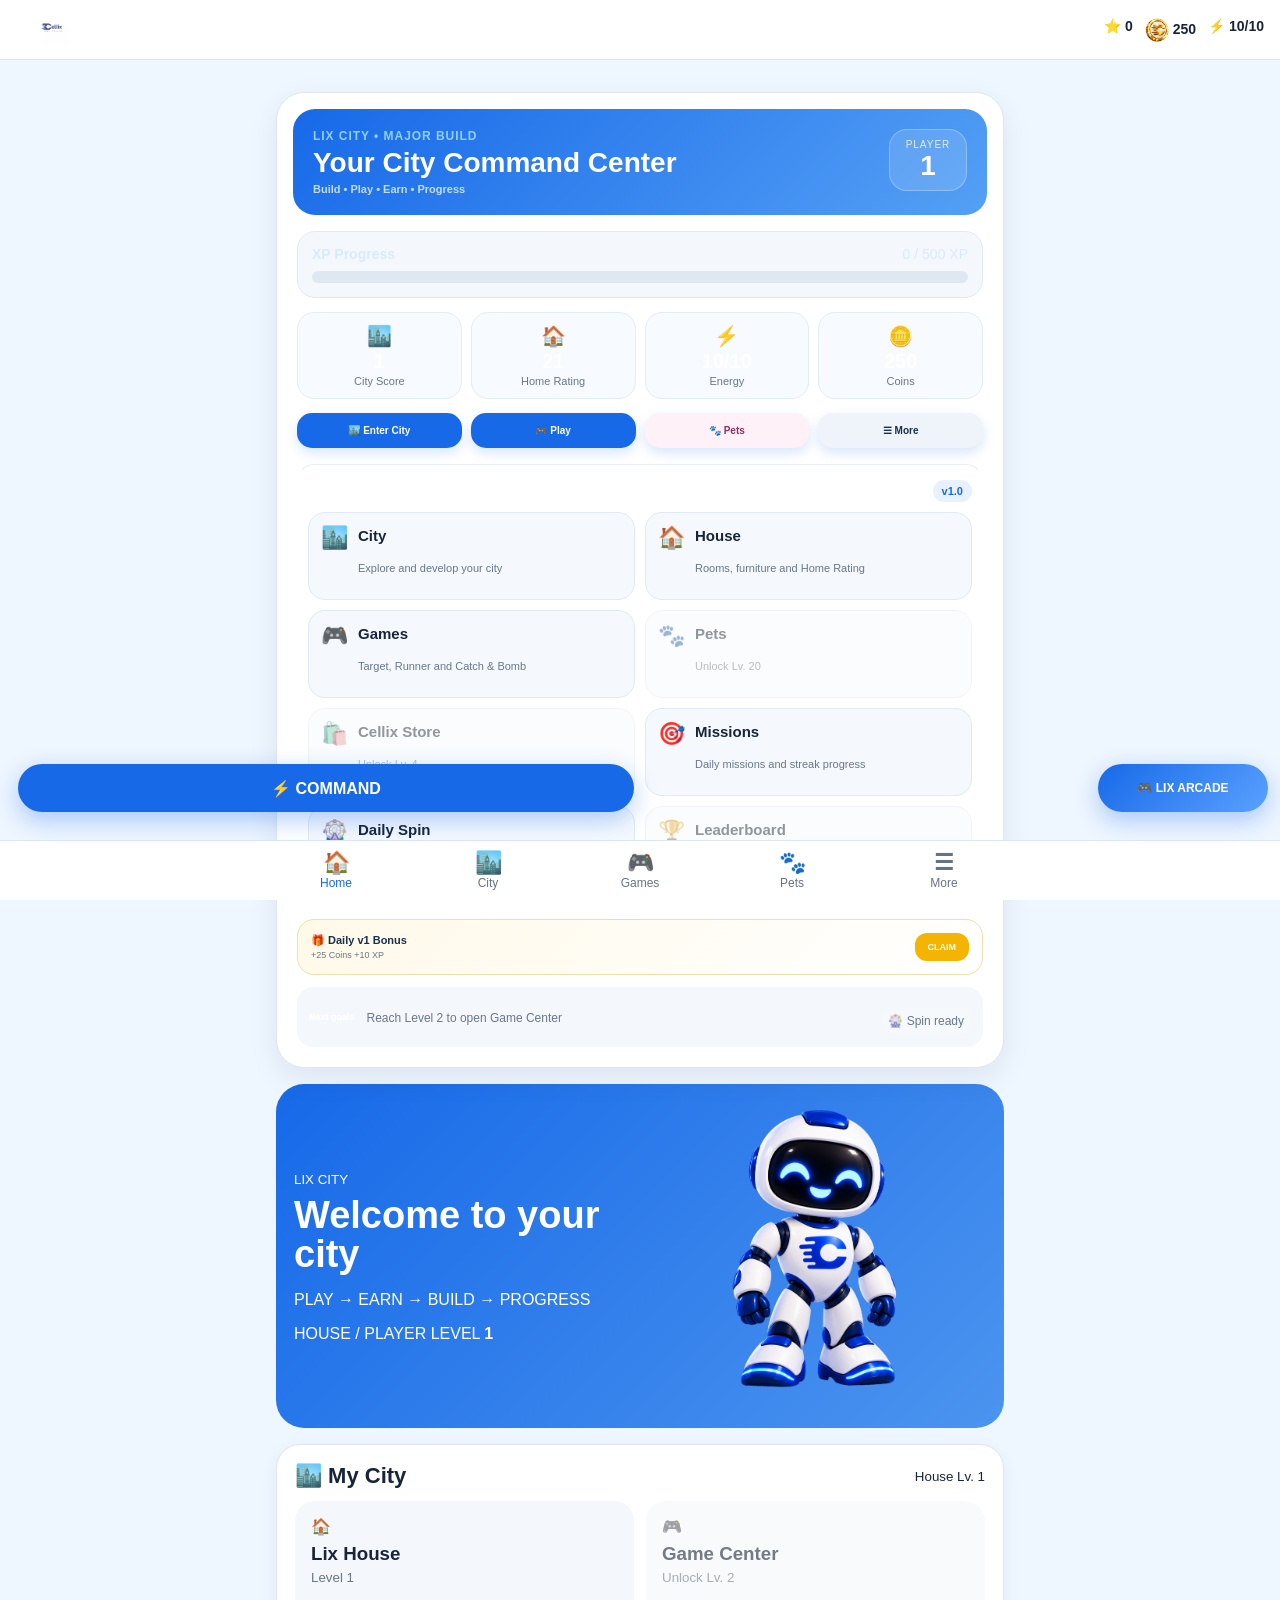
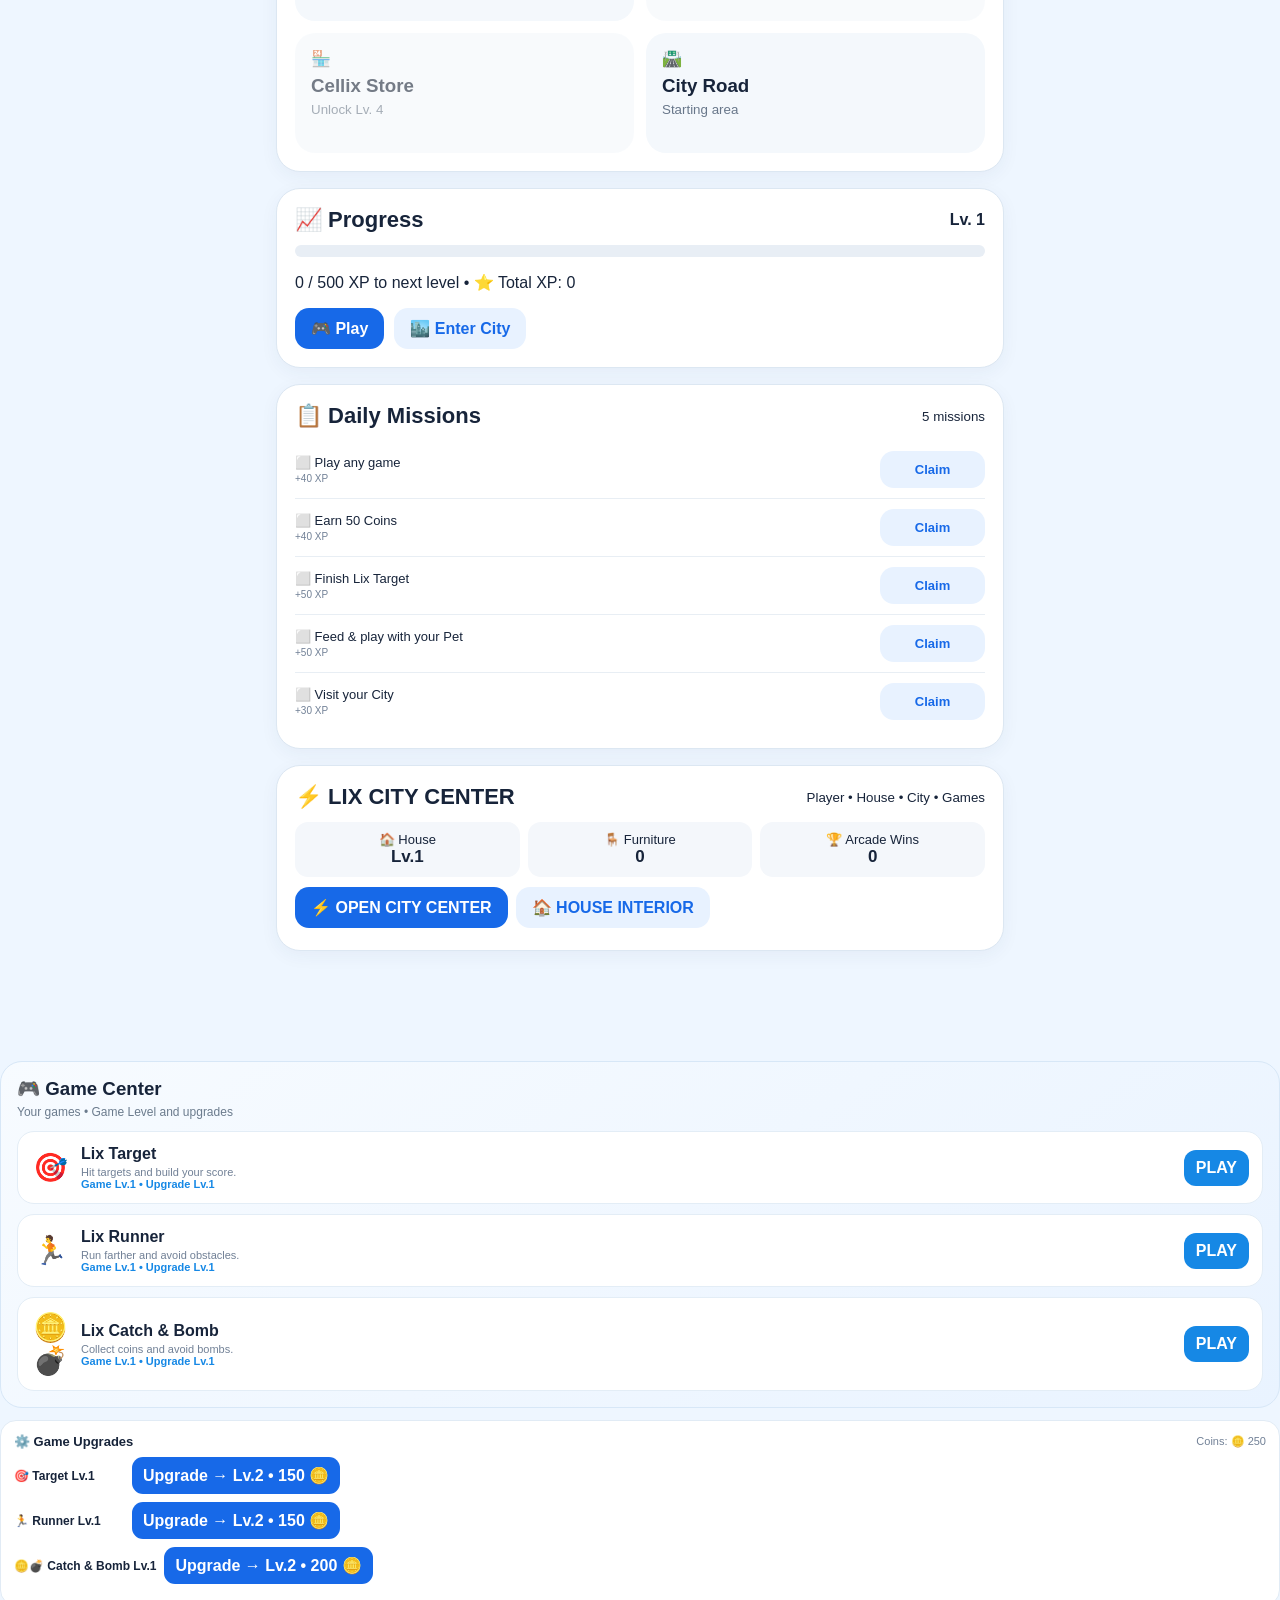
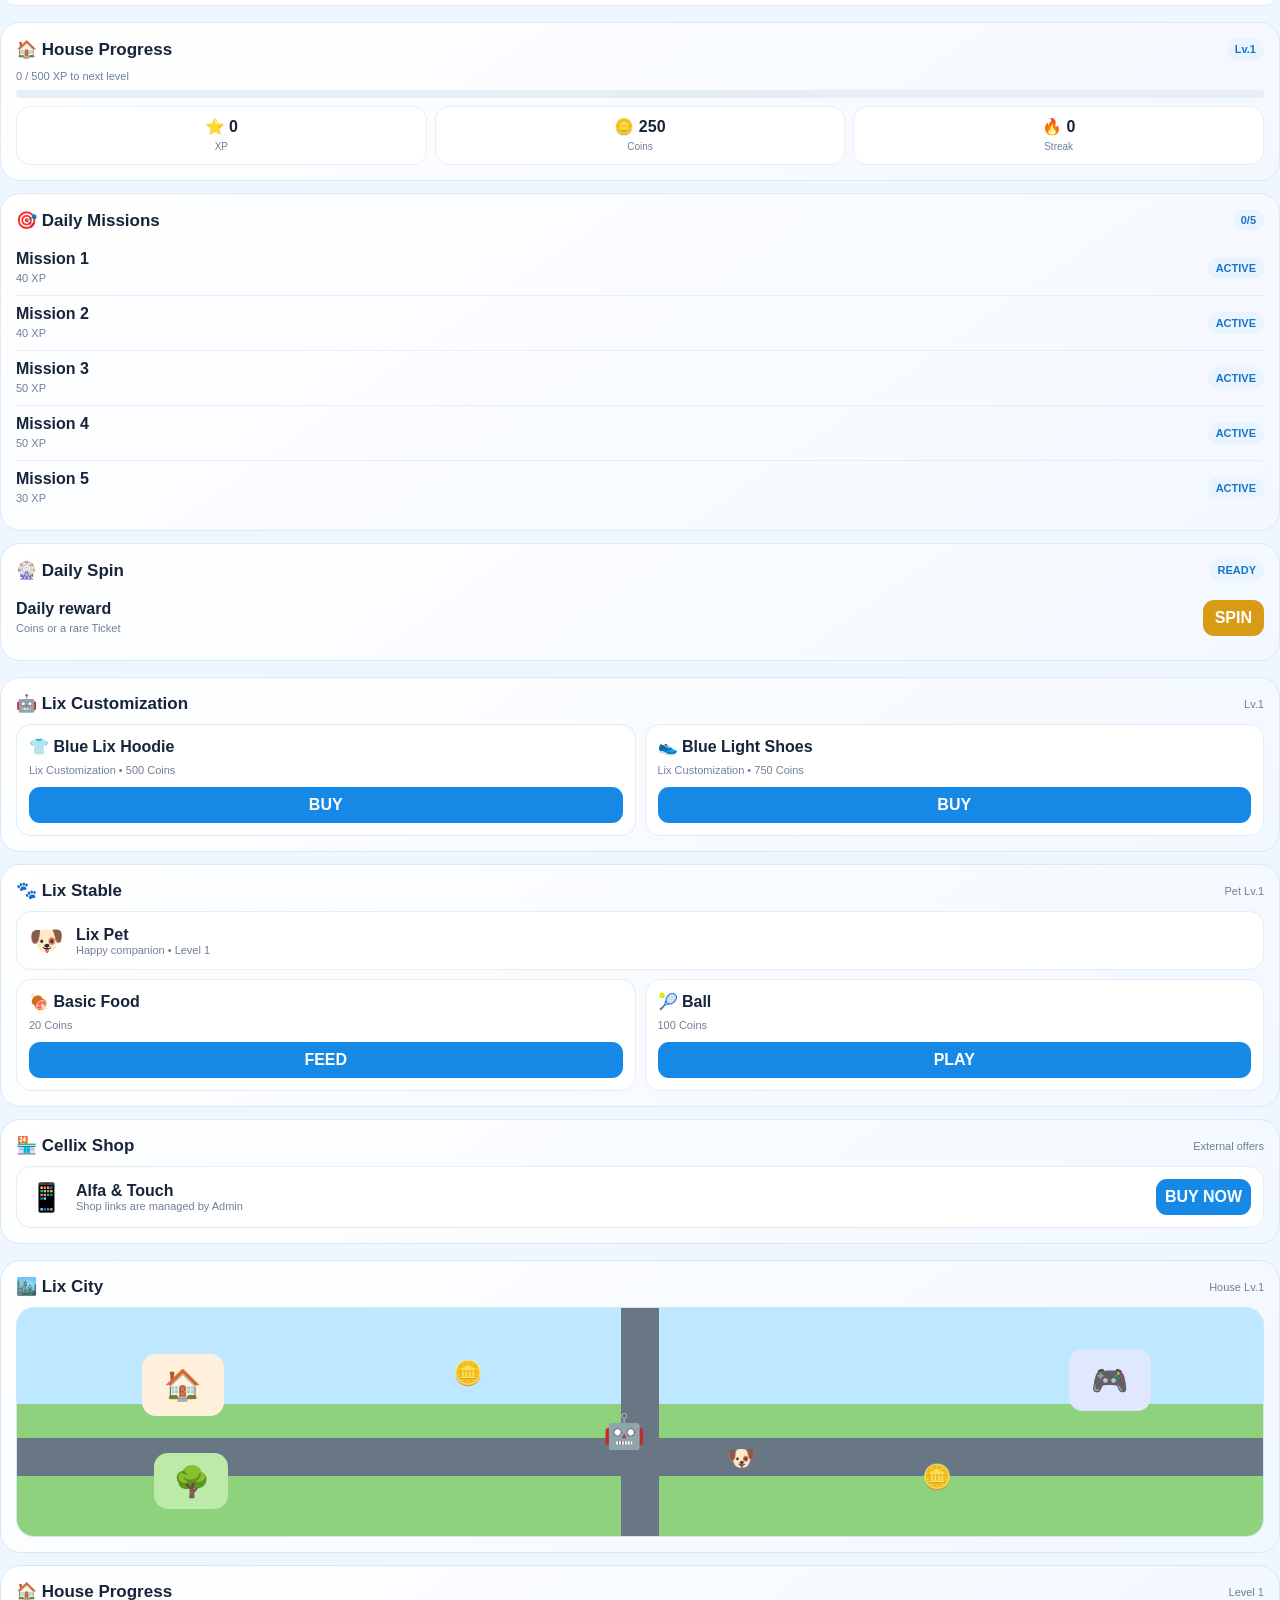
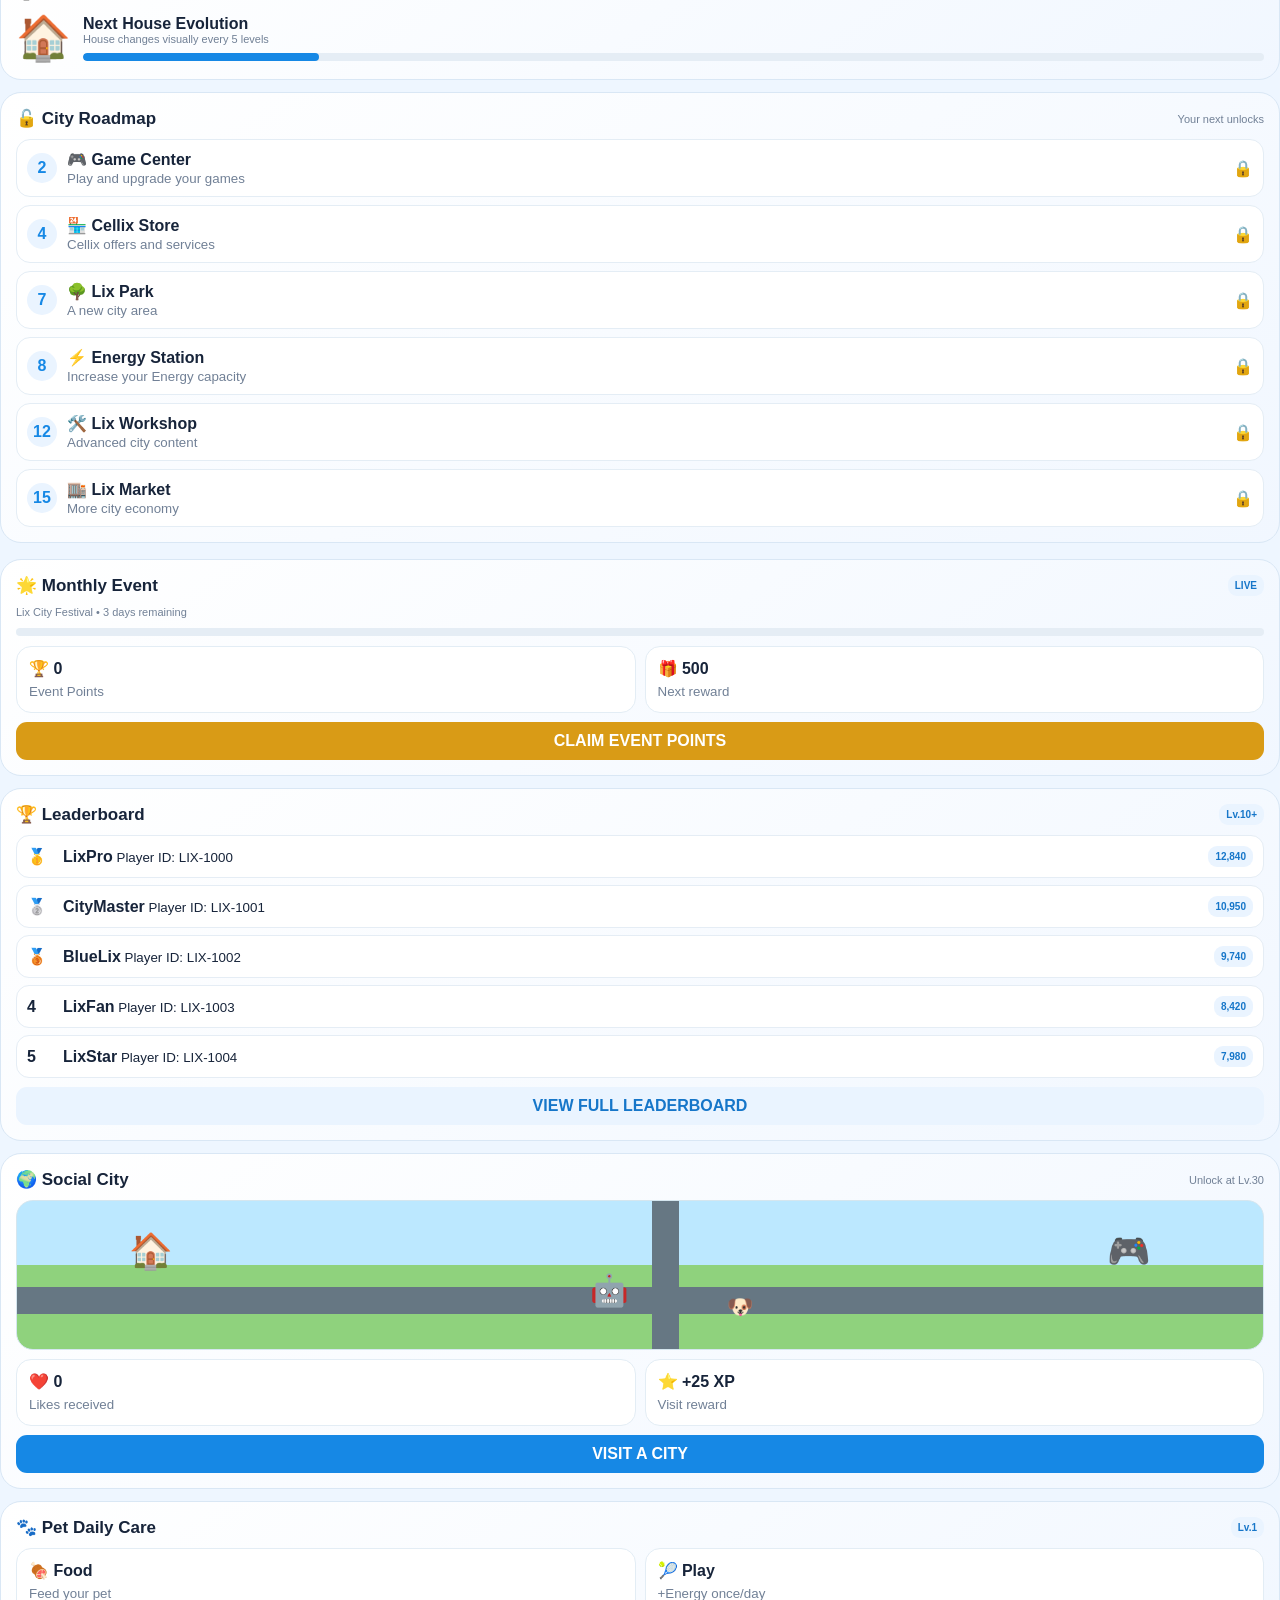
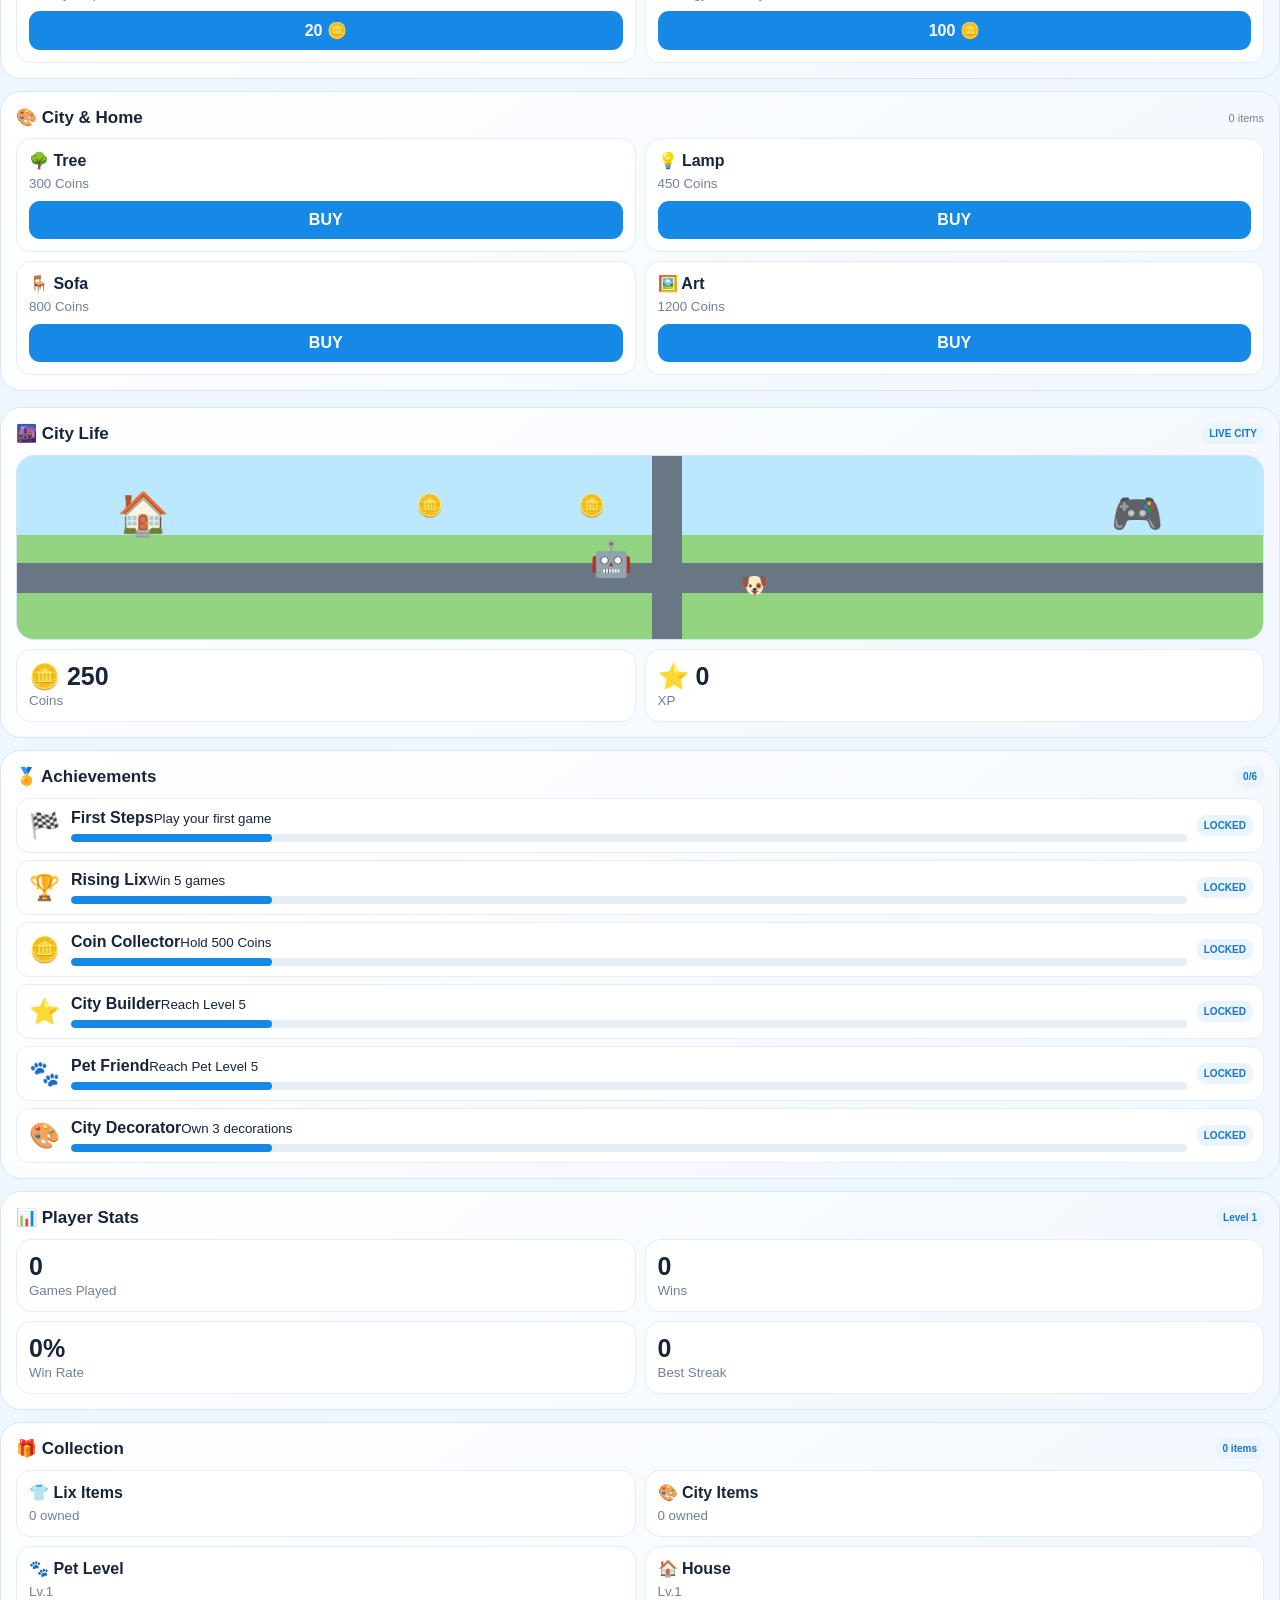
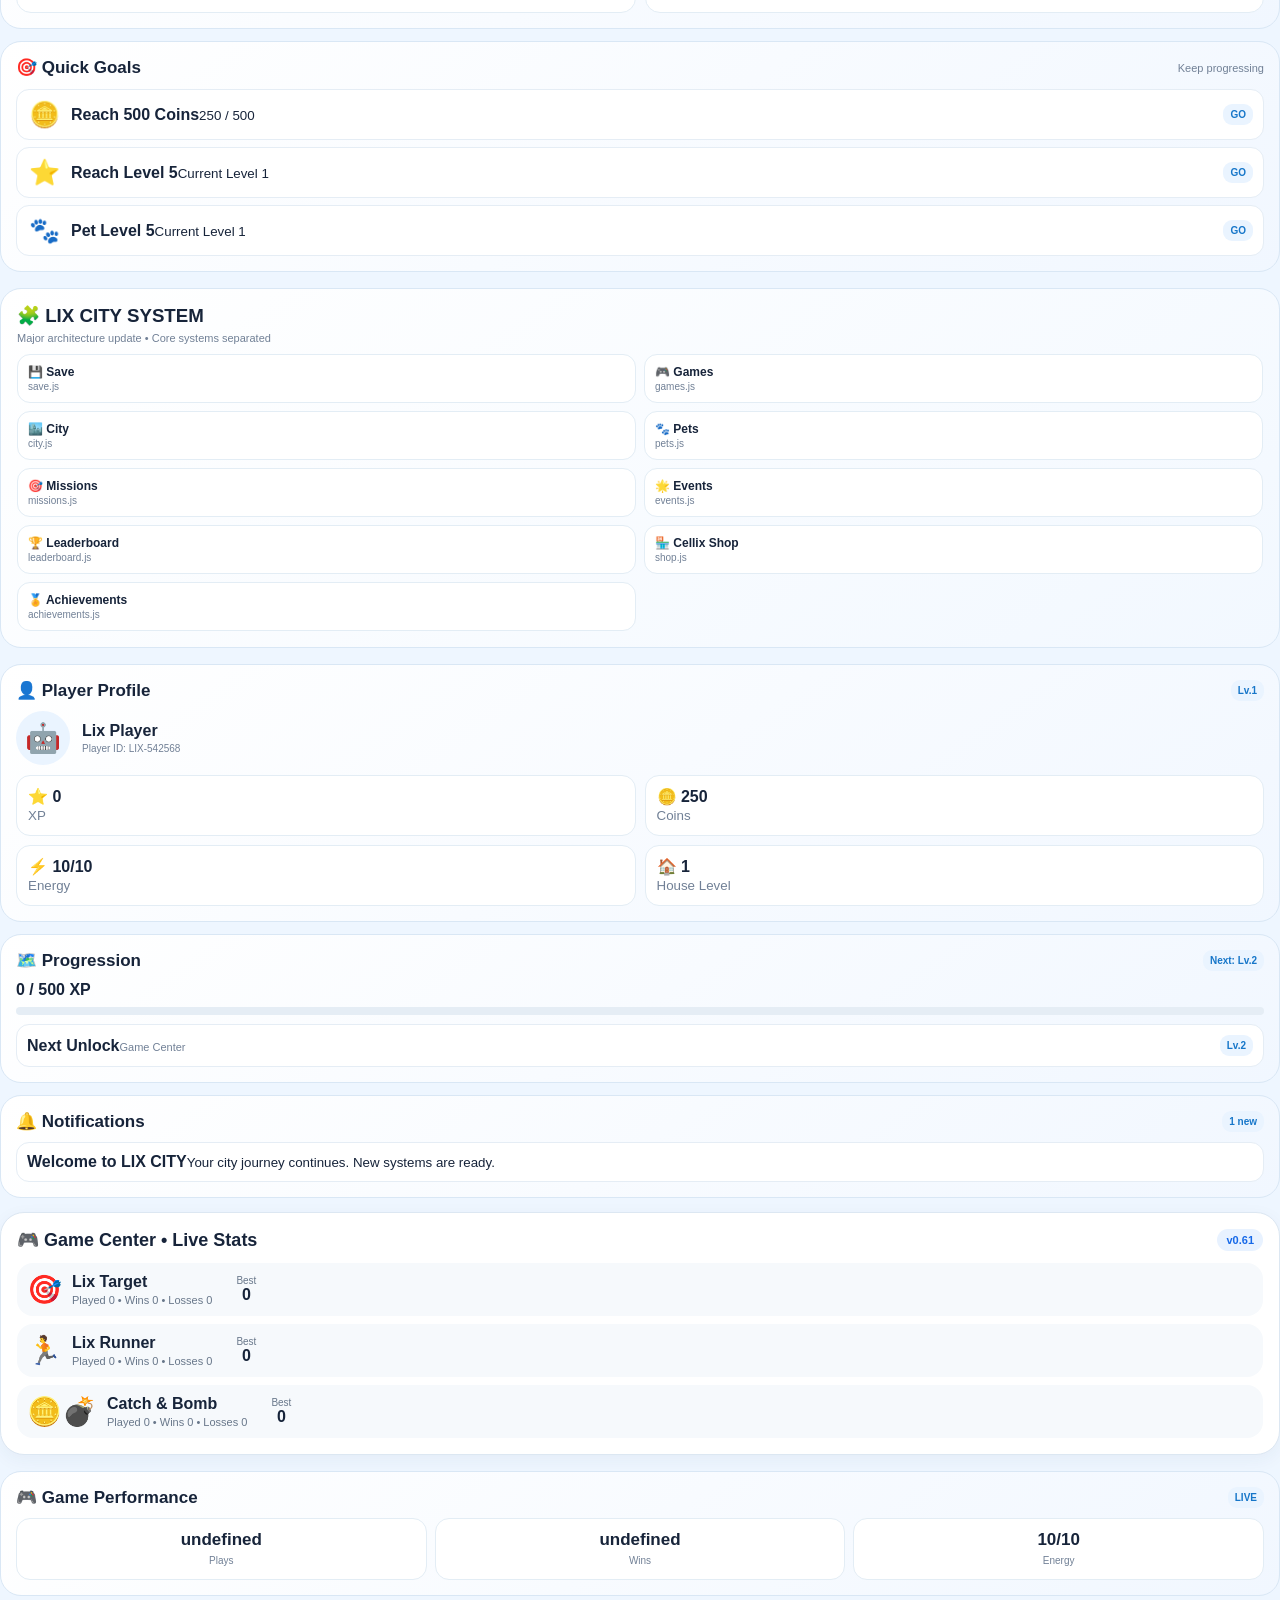
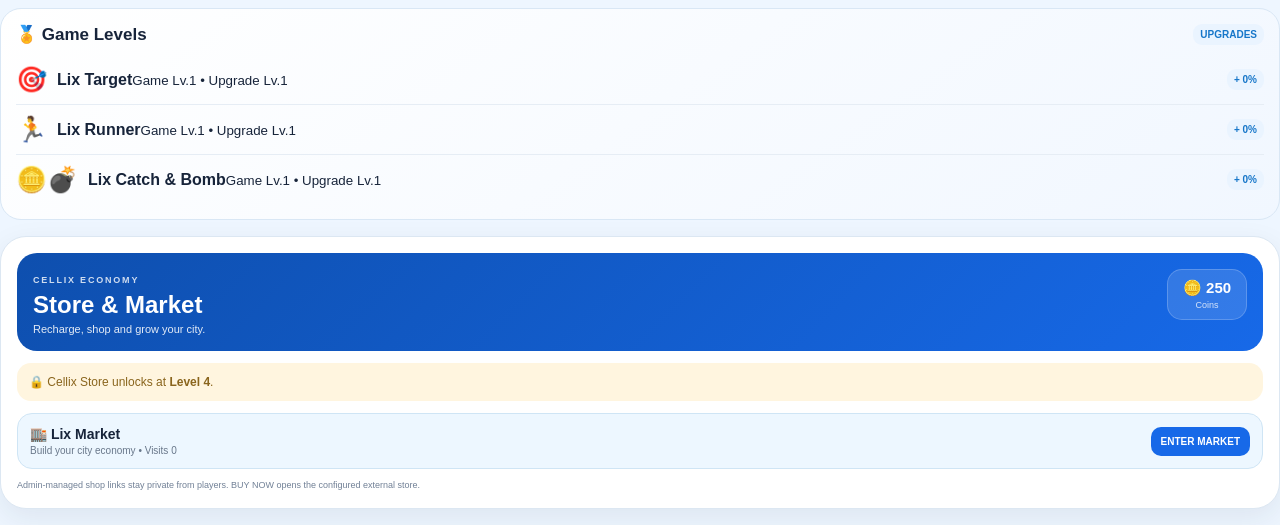
<file: index.html>
<!doctype html>
<html lang="en">
<head>
<meta charset="utf-8">
<meta name="viewport" content="width=device-width,initial-scale=1,viewport-fit=cover">
<meta name="theme-color" content="#1769e8">
<meta name="version" content="LIX CITY v2.3 MEGA INTEGRATION">
<title>LIX CITY v2.3 — Mega Integration</title>
<style>
*{box-sizing:border-box}:root{--blue:#1769e8;--ink:#17243a;--muted:#68778a;--bg:#eef6ff;--line:#dce7f2}body{margin:0;background:var(--bg);color:var(--ink);font-family:Arial,Helvetica,sans-serif}button{font:inherit;border:0;cursor:pointer}.top{position:sticky;top:0;z-index:40;background:#fff;padding:10px 16px;display:flex;align-items:center;justify-content:space-between;border-bottom:1px solid var(--line)}.brand img{width:70px;max-height:35px;object-fit:contain}.stats{display:flex;gap:12px;font-weight:700;font-size:14px}.wrap{max-width:760px;margin:auto;padding:16px 16px 94px}.hero{background:linear-gradient(135deg,#1769e8,#4b94ef);border-radius:28px;color:#fff;padding:22px 18px;display:grid;grid-template-columns:1fr 1fr;gap:12px;align-items:center}.hero h1{font-size:38px;line-height:1.05;margin:8px 0}.hero img{width:100%;max-height:300px;object-fit:contain}.card{background:#fff;border:1px solid var(--line);border-radius:24px;padding:18px;margin-top:16px;box-shadow:0 5px 18px #233d5a0d}.title{display:flex;justify-content:space-between;align-items:center;margin-bottom:12px}.title h2{margin:0;font-size:22px}.grid{display:grid;grid-template-columns:1fr 1fr;gap:12px}.tile{background:#f4f8fc;border-radius:20px;padding:16px;min-height:120px}.tile h3{margin:7px 0 3px}.tile small,.muted{color:var(--muted)}.btn.ghost{background:#fff;border:1px solid #d7e4ef;color:#17304b;padding:8px 10px;font-size:12px}.btn{background:var(--blue);color:#fff;border-radius:14px;padding:11px 16px;font-weight:700}.btn.alt{background:#e8f2ff;color:var(--blue)}.btn:disabled{opacity:.45}.row{display:flex;gap:10px;flex-wrap:wrap}.progress{height:12px;background:#e8eef5;border-radius:20px;overflow:hidden}.bar{height:100%;background:var(--blue);border-radius:20px}.mission{display:flex;justify-content:space-between;align-items:center;gap:8px;padding:12px 0;border-bottom:1px solid #edf1f5}.mission:last-child{border-bottom:0}.unlock{display:flex;justify-content:space-between;align-items:center;gap:12px;padding:12px 0;border-bottom:1px solid #edf1f5}.unlock:last-child{border-bottom:0}.unlock b{font-size:15px}.badge{background:#e8f2ff;color:var(--blue);border-radius:999px;padding:5px 9px;font-size:12px;font-weight:700}.badge.now{background:#e7f7ed;color:#267342}

/* Living city */
.city-wrap{position:relative;height:535px;border-radius:28px;overflow:hidden;border:2px solid #cbddea;background:linear-gradient(#91d7ff 0 43%,#88c978 43%);box-shadow:inset 0 -20px 50px #527c4430}.cloud{position:absolute;width:72px;height:25px;border-radius:30px;background:#fff9;filter:blur(.2px);animation:cloud 22s linear infinite}.cloud:before,.cloud:after{content:"";position:absolute;background:#fff9;border-radius:50%}.cloud:before{width:32px;height:32px;left:12px;top:-16px}.cloud:after{width:42px;height:42px;right:8px;top:-20px}.c1{top:12%;left:-20%}.c2{top:20%;left:45%;animation-duration:28s}.city-road-h{position:absolute;left:-5%;right:-5%;top:61%;height:62px;background:#727d8a;box-shadow:0 -6px 0 #aab2ba,0 6px 0 #aab2ba}.city-road-v{position:absolute;top:39%;bottom:-5%;left:56%;width:62px;background:#727d8a;box-shadow:-6px 0 0 #aab2ba,6px 0 0 #aab2ba}.lane-h{position:absolute;left:0;right:0;top:calc(61% + 29px);height:4px;background:#f7f1d1}.lane-v{position:absolute;top:43%;bottom:0;left:calc(56% + 29px);width:4px;background:#f7f1d1}.plot{position:absolute;background:#ffffffeb;border:3px solid #dce7f2;border-radius:20px;width:145px;height:112px;display:flex;align-items:center;justify-content:center;flex-direction:column;font-weight:700;box-shadow:0 10px 20px #23415a25;z-index:3}.plot small{font-weight:400;color:#68778a}.house{left:5%;top:8%}.center{right:5%;top:7%}.store{left:5%;top:36%}.park{left:5%;bottom:6%}.energy{right:5%;bottom:6%}.locked{opacity:.52;filter:grayscale(.15)}.tree{position:absolute;font-size:34px;z-index:2;animation:sway 2.5s ease-in-out infinite alternate}.t1{left:42%;top:11%}.t2{left:74%;top:34%}.t3{left:31%;bottom:8%}.t4{right:29%;bottom:14%}.lamp{position:absolute;font-size:25px;z-index:4}.l1{left:48%;top:56%}.l2{left:68%;top:55%}.city-lix{position:absolute;width:84px;height:auto;left:43%;top:48%;z-index:10;filter:drop-shadow(0 9px 5px #23415a45);transition:left .2s ease,top .2s ease}.city-lix.walk{animation:lixbob .42s infinite alternate}.pet-city{position:absolute;font-size:32px;z-index:11;transition:left .25s ease,top .25s ease}.coins-city{position:absolute;z-index:5;font-size:24px;animation:floatcoin 2s ease-in-out infinite}.cc1{left:36%;top:38%}.cc2{right:33%;top:45%}.cc3{left:20%;bottom:23%}.city-controls{display:flex;gap:8px;justify-content:center;margin-top:12px}.round{width:52px;height:44px;border-radius:14px;background:#e8f2ff;color:var(--blue);font-weight:900}.energy-countdown{display:block;font-size:10px;color:#5d6f82;margin-top:2px;white-space:nowrap}.energy-countdown.ready{color:#1769e8;font-weight:800}.stats .energy-stat{display:inline-flex;flex-direction:column;align-items:center;line-height:1.05}.stats .energy-stat .energy-main{font-size:12px}.stats .energy-stat .energy-countdown{font-size:9px}
.city-note{padding:10px 12px;border-radius:14px;background:#f2f8ff;margin-top:12px}.zone-label{position:absolute;z-index:2;background:#17243acc;color:#fff;border-radius:10px;padding:6px 9px;font-size:11px}.zl1{left:35%;top:31%}.zl2{right:28%;bottom:27%}
@keyframes cloud{to{transform:translateX(150vw)}}@keyframes sway{to{transform:rotate(3deg)}}@keyframes lixbob{to{transform:translateY(-4px)}}@keyframes floatcoin{50%{transform:translateY(-7px)}}.nav{position:fixed;bottom:0;left:0;right:0;background:#fff;border-top:1px solid var(--line);z-index:50}.navin{max-width:760px;margin:auto;display:grid;grid-template-columns:repeat(5,1fr)}.nav button{background:#fff;padding:9px 2px 10px;color:#657387;font-size:12px}.nav button b{display:block;font-size:22px}.nav button.active{color:var(--blue)}.toast{position:fixed;left:50%;bottom:78px;transform:translateX(-50%);background:#17243a;color:#fff;padding:11px 16px;border-radius:14px;z-index:100;display:none;white-space:nowrap}.center{text-align:center}
.game{background:#f5f9ff;border:1px solid #dce8f5;border-radius:20px;padding:16px;margin-top:12px}.playarea,.runnerArea,.catchArea{height:330px;border-radius:20px;position:relative;overflow:hidden;margin:12px 0;border:2px solid #d5e6ef;background:linear-gradient(#bde6ff,#dff5c8)}.target{position:absolute;width:56px;height:56px;border-radius:50%;background:var(--blue);color:#fff;font-weight:900;display:grid;place-items:center}.runnerLix{position:absolute;bottom:40px;left:10%;width:82px;transition:left .12s}.obstacle{position:absolute;bottom:34px;width:35px;height:55px;background:#8b5a35;border-radius:10px}.lane{position:absolute;left:0;right:0;bottom:20px;border-top:3px dashed #fff9}.fall{position:absolute;font-size:32px;background:none}.spin{width:230px;height:230px;border-radius:50%;margin:18px auto;background:conic-gradient(#1769e8 0 16.66%,#f4b400 16.66% 33.32%,#50a56b 33.32% 49.98%,#e85d75 49.98% 66.64%,#7c5cff 66.64% 83.3%,#ff8a3d 83.3%);border:10px solid #fff;display:grid;place-items:center;box-shadow:0 8px 25px #0002}.spin:after{content:"SPIN";background:#17243a;color:#fff;width:76px;height:76px;border-radius:50%;display:grid;place-items:center}
@media(max-width:520px){.hero h1{font-size:32px}.hero img{max-height:260px}.stats{gap:8px;font-size:13px}.city-wrap{height:500px}.plot{width:118px;height:92px;font-size:14px}.city-lix{width:70px}}

.coin-icon{width:24px;height:24px;object-fit:contain;vertical-align:middle;display:inline-block}
.coin-icon.small{width:20px;height:20px}
.coin-icon.big{width:34px;height:34px}
.coin-float{position:absolute;z-index:5;width:38px;height:38px;object-fit:contain;animation:floatcoin 2s ease-in-out infinite}
.fall.coin-img{position:absolute;background:none;border:0;width:42px;height:42px;object-fit:contain;z-index:5}

/* v0.8 living-city world */
.city-viewport{height:560px;overflow:auto;overflow-x:hidden;border-radius:28px;border:2px solid #cbddea;background:#8fd4fa;position:relative;scroll-behavior:smooth}
.city-world{position:relative;width:920px;height:760px;background:linear-gradient(#91d8ff 0 40%,#83c979 40%);overflow:hidden}
.city-world .road-h{position:absolute;left:-20px;right:-20px;top:470px;height:82px;background:#707b88;box-shadow:0 -7px #aeb7bf,0 7px #aeb7bf}
.city-world .road-v{position:absolute;top:300px;bottom:-20px;left:500px;width:82px;background:#707b88;box-shadow:-7px 0 #aeb7bf,7px 0 #aeb7bf}
.city-world .road-h:after{content:"";position:absolute;left:0;right:0;top:39px;height:4px;background:#f8efc6}
.city-world .road-v:after{content:"";position:absolute;top:0;bottom:0;left:39px;width:4px;background:#f8efc6}
.b-workshop{left:70px;top:560px}.b-market{left:700px;top:560px}.b-studio{left:270px;top:620px}.b-stable{left:520px;top:620px}
.city-building{position:absolute;width:180px;height:150px;border-radius:18px 18px 12px 12px;z-index:6;filter:drop-shadow(0 12px 8px #27445a30)}
.city-building .roof{position:absolute;left:-10px;right:-10px;top:-35px;height:55px;background:#fff;border-radius:20px 20px 6px 6px;transform:skewX(-12deg);box-shadow:0 7px 0 #d7e4ed}
.city-building .front{position:absolute;inset:0;border-radius:16px;background:linear-gradient(180deg,#dff4ff 0%,#b7d8ed 58%,#91b8d0 100%);border:4px solid #d9edf8;overflow:hidden;box-shadow:inset 0 10px 0 #ffffff55,inset 0 -12px 0 #527a9555}
.city-building .window{position:absolute;width:28px;height:32px;background:linear-gradient(145deg,#d9f6ff,#4ca8dc);border:3px solid #fff;border-radius:7px;box-shadow:inset 0 0 0 2px #65b9e5,0 3px 5px #18344a35}
.city-building .door{position:absolute;bottom:0;left:calc(50% - 20px);width:40px;height:56px;background:linear-gradient(90deg,#245579,#5d99bd,#245579);border-radius:10px 10px 0 0;border:3px solid #fff;box-shadow:0 -2px 8px #17304b33}
.city-building .label{position:absolute;left:7px;right:7px;bottom:7px;text-align:center;font-weight:900;font-size:12px;color:#fff;background:#17304bd9;border-radius:8px;padding:4px 3px;text-shadow:none;z-index:3}
.b-house{left:70px;top:95px}.b-center{left:650px;top:110px}.b-store{left:70px;top:300px}.b-park{left:70px;top:545px}.b-energy{left:650px;top:545px}
.b-house .front{background:linear-gradient(135deg,#fff7e8,#e9f4ff)}.b-house .roof{background:#e85f62}
.b-center .roof{background:#7b8cff}.b-store .roof{background:#5dc68a}.b-park .roof{background:#75c96d}.b-energy .roof{background:#ffc84a}
.locked-building{opacity:.48;filter:grayscale(.1) drop-shadow(0 8px 5px #27445a22)}
.world-tree{position:absolute;font-size:48px;z-index:4;filter:drop-shadow(0 5px 3px #27445a30)}
.wt1{left:330px;top:110px}.wt2{left:790px;top:315px}.wt3{left:350px;top:575px}.wt4{left:820px;top:585px}.wt5{left:20px;top:485px}
.world-lamp{position:absolute;font-size:30px;z-index:8}.wl1{left:430px;top:430px}.wl2{left:570px;top:430px}.wl3{left:470px;top:535px}.wl4{left:610px;top:535px}
.world-coin{position:absolute;width:54px;height:54px;object-fit:contain;z-index:9;cursor:pointer;animation:floatcoin 1.8s ease-in-out infinite;filter:drop-shadow(0 6px 5px #5b3b0028)}
.wc1{left:390px;top:270px}.wc2{left:570px;top:350px}.wc3{left:300px;top:510px}.wc4{left:700px;top:470px}.wc5{left:470px;top:650px}
.world-lix{position:absolute;width:92px;height:auto;object-fit:contain;z-index:15;filter:drop-shadow(0 10px 5px #23415a45);transition:left .18s ease,top .18s ease}
.world-pet{position:absolute;font-size:34px;z-index:16;transition:left .2s ease,top .2s ease}
.world-sign{position:absolute;background:#17304bd9;color:#fff;padding:7px 11px;border-radius:12px;font-size:12px;font-weight:700;z-index:10}
.ws1{left:350px;top:405px}.ws2{left:515px;top:405px}
.city-scroll-hint{font-size:12px;color:#68778a;text-align:center;margin-top:7px}

/* v0.9 interaction layer */
.city-action{position:absolute;z-index:30;transform:translate(-50%,-100%);background:#17304bf2;color:#fff;border:2px solid #fff;border-radius:14px;padding:8px 12px;font-size:12px;font-weight:800;box-shadow:0 8px 18px #18344a33;display:none}
.city-action.show{display:block}
.city-panel{position:absolute;z-index:35;left:50%;bottom:16px;transform:translateX(-50%);width:min(430px,90%);background:#fffffff5;border:2px solid #d9e8f2;border-radius:22px;padding:14px;box-shadow:0 12px 28px #1d405a30;display:none}
.city-panel.show{display:block}
.city-panel h3{margin:0 0 4px}.city-panel p{margin:5px 0;color:#68778a;font-size:13px}
.city-panel .close{position:absolute;right:10px;top:8px;background:#eaf3fb;color:#17304b;border-radius:10px;width:32px;height:32px}
.city-build-hit{position:absolute;z-index:20;cursor:pointer;background:transparent!important;border:0!important;padding:0!important;margin:0!important;box-shadow:none!important;appearance:none;-webkit-appearance:none;color:transparent!important;outline:none!important}
.bh-house{left:60px;top:80px;width:200px;height:190px}.bh-center{left:640px;top:90px;width:200px;height:190px}
.bh-store{left:60px;top:280px;width:200px;height:190px}.bh-park{left:60px;top:525px;width:200px;height:190px}.bh-energy{left:640px;top:525px;width:200px;height:190px}
.collect-ring{position:absolute;z-index:8;pointer-events:none;width:68px;height:68px;border:3px solid #fff;border-radius:50%;animation:ring .5s ease-out forwards}
@keyframes ring{to{transform:scale(1.7);opacity:0}}

/* v0.10 city composition fix */
.city-viewport{height:560px;overflow:auto;overflow-x:auto;overflow-y:auto}
.city-world{width:1100px;height:820px;background:linear-gradient(#91d8ff 0 34%,#83c979 34% 100%)}
.city-world .road-h{top:405px;height:76px}
.city-world .road-v{top:190px;left:590px;width:76px}
.city-world .road-h:after{top:36px}
.city-world .road-v:after{left:36px}
.city-building{width:150px;height:118px}
.city-building .roof{top:-27px;height:43px}
.city-building .window{width:23px;height:27px;top:28px!important}
.city-building .door{width:34px;height:47px;left:calc(50% - 17px)}
.city-building .label{font-size:12px;bottom:6px}
.b-house{left:105px;top:105px}
.b-center{left:780px;top:115px}
.b-store{left:100px;top:555px}
.b-park{left:790px;top:555px}
.b-energy{left:425px;top:620px}
.bh-house{left:85px;top:85px;width:190px;height:160px}
.bh-center{left:760px;top:95px;width:190px;height:160px}
.bh-store{left:80px;top:535px;width:190px;height:160px}
.bh-park{left:770px;top:535px;width:190px;height:160px}
.bh-energy{left:405px;top:600px;width:190px;height:160px}
.wt1{left:350px;top:110px}.wt2{left:950px;top:300px}.wt3{left:340px;top:625px}.wt4{left:720px;top:690px}.wt5{left:20px;top:350px}
.wl1{left:500px;top:365px}.wl2{left:665px;top:365px}.wl3{left:540px;top:470px}.wl4{left:635px;top:470px}
.wc1{left:350px;top:260px}.wc2{left:680px;top:300px}.wc3{left:285px;top:470px}.wc4{left:850px;top:450px}.wc5{left:530px;top:700px}
.ws1{left:410px;top:320px}.ws2{left:625px;top:320px}
.world-lix{width:78px}

/* v0.12 building polish */
.b-house .front{background:linear-gradient(180deg,#fff1d6 0%,#e9b875 58%,#c9894d 100%)}
.b-center .front{background:linear-gradient(180deg,#e5e8ff 0%,#9aa8ed 58%,#6674bd 100%)}
.b-store .front{background:linear-gradient(180deg,#e5fff0 0%,#9cddb9 58%,#5baa7f 100%)}
.b-park .front{background:linear-gradient(180deg,#e9ffe6 0%,#a8d98e 58%,#6ea95b 100%)}
.b-energy .front{background:linear-gradient(180deg,#fff8d7 0%,#f1cf62 58%,#c89b28 100%)}
.b-house .roof{box-shadow:0 7px 0 #b94e53,0 10px 14px #27445a30}.b-center .roof{box-shadow:0 7px 0 #5967ca,0 10px 14px #27445a30}.b-store .roof{box-shadow:0 7px 0 #419d69,0 10px 14px #27445a30}.b-park .roof{box-shadow:0 7px 0 #589c52,0 10px 14px #27445a30}.b-energy .roof{box-shadow:0 7px 0 #d39e24,0 10px 14px #27445a30}
.locked-building{opacity:.58}


/* v0.26 — House visual progression */
.b-house.stage-1 .roof{background:#e85f62}
.b-house.stage-1 .front{background:linear-gradient(180deg,#fff1d6 0%,#e9b875 58%,#c9894d 100%)}
.b-house.stage-5 .roof{background:#5c7fe8;height:50px}
.b-house.stage-5 .front{background:linear-gradient(180deg,#e9f4ff 0%,#9fc8ed 58%,#5c86b5 100%)}
.b-house.stage-10 .roof{background:#6c4fd4;height:54px}
.b-house.stage-10 .front{background:linear-gradient(180deg,#f3ecff 0%,#bba5ed 58%,#7055a9 100%)}
.b-house.stage-15 .roof{background:#d68a35;height:58px}
.b-house.stage-15 .front{background:linear-gradient(180deg,#fff5df 0%,#e8c17e 58%,#ae7838 100%)}
.b-house.stage-20 .roof{background:#2d9b9b;height:62px}
.b-house.stage-20 .front{background:linear-gradient(180deg,#e4ffff 0%,#8bd0d0 58%,#438c8c 100%)}
.b-house.stage-25 .roof{background:#d84d88;height:66px}
.b-house.stage-25 .front{background:linear-gradient(180deg,#fff0f8 0%,#e6a4c4 58%,#a85d83 100%)}
.b-house.stage-30 .roof{background:#3f8d68;height:70px}
.b-house.stage-30 .front{background:linear-gradient(180deg,#effff5 0%,#a8d8b8 58%,#5d956f 100%)}
.b-house.stage-35 .roof{background:#455a9d;height:74px}
.b-house.stage-35 .front{background:linear-gradient(180deg,#eef2ff 0%,#a8b6e2 58%,#5c6d9e 100%)}
.b-house.stage-40 .roof{background:#b94b3f;height:78px}
.b-house.stage-40 .front{background:linear-gradient(180deg,#fff0eb 0%,#e4a398 58%,#a05b51 100%)}
.b-house.stage-45 .roof{background:#8a5a9e;height:82px}
.b-house.stage-45 .front{background:linear-gradient(180deg,#fff0ff 0%,#c9a4d2 58%,#835f8e 100%)}
.b-house.stage-50 .roof{background:#c99a25;height:86px;box-shadow:0 8px 0 #8e6c18,0 12px 18px #27445a30}
.b-house.stage-50 .front{background:linear-gradient(180deg,#fffbe7 0%,#f0d66e 58%,#b7952e 100%)}
.energy-countdown{font-size:11px;color:#657387}.energy-countdown.ready{color:#1769e8;font-weight:800}.tile.locked{opacity:.6}

/* v0.32 city buildings */
.b-workshop{left:410px;top:105px}.b-market{left:790px;top:315px}.b-studio{left:410px;top:315px}.b-stable{left:790px;top:500px}.b-plaza{left:410px;top:500px}.b-arena{left:105px;top:315px}
.b-workshop .roof{background:#9b7653}.b-market .roof{background:#d46b9a}.b-studio .roof{background:#8b70d6}.b-stable .roof{background:#9b704f}.b-plaza .roof{background:#4d9fc7}.b-arena .roof{background:#e4ad42}
.b-workshop .front{background:linear-gradient(180deg,#fff4e5,#cfa77b 58%,#8f6848)}.b-market .front{background:linear-gradient(180deg,#fff0f8,#e3a1c1 58%,#ad5d88)}.b-studio .front{background:linear-gradient(180deg,#f1ecff,#b7a6e8 58%,#7b63b5)}.b-stable .front{background:linear-gradient(180deg,#fff4df,#d6a56e 58%,#96653f)}.b-plaza .front{background:linear-gradient(180deg,#e9fbff,#9fd4e8 58%,#5d9db8)}.b-arena .front{background:linear-gradient(180deg,#fff7d9,#e5c96e 58%,#b08b2c)}
.b-workshop .roof,.b-market .roof,.b-studio .roof,.b-stable .roof,.b-plaza .roof,.b-arena .roof{box-shadow:0 7px 0 #27445a55,0 10px 14px #27445a30}

.bh-workshop{left:395px;top:90px;width:190px;height:160px}.bh-market{left:775px;top:300px;width:190px;height:160px}.bh-studio{left:395px;top:300px;width:190px;height:160px}.bh-stable{left:775px;top:485px;width:190px;height:160px}.bh-plaza{left:395px;top:485px;width:190px;height:160px}.bh-arena{left:90px;top:300px;width:190px;height:160px}

.cellix-shop-card{margin-top:16px}.cellix-product{display:flex;align-items:center;justify-content:space-between;gap:12px;padding:12px 14px;border:1px solid #dce7f2;border-radius:16px;background:#f7fbff}.cellix-product .meta{min-width:0}.cellix-product .name{font-weight:800}.cellix-product .sub{font-size:12px;color:#68778a;margin-top:3px}.cellix-product a{display:inline-block;flex:0 0 auto;background:#1769e8;color:#fff;text-decoration:none;border-radius:12px;padding:10px 14px;font-weight:800}.cellix-shop-note{font-size:12px;color:#68778a;margin:4px 0 0}.cellix-empty{padding:14px;border-radius:16px;background:#f4f8fc;color:#68778a}

.install-card{display:none;border:2px solid #cfe2ff;background:linear-gradient(135deg,#eef7ff,#fff);}
.install-card.show{display:block}
.install-card .install-note{color:#68778a;font-size:13px;margin:6px 0 12px}
.install-btn{width:100%;font-size:16px;padding:13px 16px}

.game-center-panel{margin-top:14px;padding:14px;border-radius:18px;background:linear-gradient(135deg,#edf3ff,#fff);border:1px solid #d8e5f5}
.game-center-panel .gc-row{display:flex;justify-content:space-between;gap:10px;align-items:center;padding:10px 0;border-bottom:1px solid #e3ebf4}
.game-center-panel .gc-row:last-child{border-bottom:0}
.game-center-panel .gc-name{font-weight:900}.game-center-panel .gc-meta{font-size:12px;color:#68778a}


.gc-real{margin-top:16px;padding:16px;border-radius:22px;background:linear-gradient(145deg,#f7fbff,#e9f3ff);border:1px solid #d7e7f7}
.gc-real h3{margin:0 0 5px}.gc-sub{font-size:12px;color:#6b7b8d;margin-bottom:12px}
.gc-games{display:grid;grid-template-columns:1fr;gap:10px}
.gc-game{display:flex;align-items:center;gap:12px;padding:13px;border-radius:17px;background:#fff;border:1px solid #e3edf6}
.gc-game .ico{font-size:28px;width:38px;text-align:center}.gc-game .info{flex:1}.gc-game .name{font-weight:900}.gc-game .meta{font-size:11px;color:#718096;margin-top:3px}
.gc-game .play{border:0;border-radius:12px;padding:9px 12px;background:#1688e5;color:#fff;font-weight:800}
.gc-up{font-size:11px;color:#1688e5;font-weight:800}


.gc-upgrade-box{margin-top:12px;padding:13px;border-radius:16px;background:#fff;border:1px solid #e1ebf5}
.gc-upgrade-head{display:flex;justify-content:space-between;align-items:center;margin-bottom:8px}
.gc-upgrade-head b{font-size:13px}.gc-upgrade-head span{font-size:11px;color:#718096}
.gc-upgrade-actions{display:flex;gap:8px;flex-wrap:wrap}
.gc-upgrade-actions button{border:0;border-radius:11px;padding:9px 11px;background:#1769e8;color:#fff;font-weight:800}
.gc-upgrade-actions button:disabled{opacity:.45}


.lix-major{margin-top:16px;display:grid;gap:12px}
.lix-card{background:linear-gradient(145deg,#fff,#f3f8ff);border:1px solid #dce9f6;border-radius:20px;padding:15px}
.lix-card-head{display:flex;justify-content:space-between;align-items:center;margin-bottom:10px}
.lix-card h3{margin:0;font-size:17px}.lix-muted{font-size:11px;color:#718096}
.lix-progress{height:8px;border-radius:99px;background:#e6eef6;overflow:hidden;margin:8px 0}
.lix-progress>i{display:block;height:100%;background:#1688e5;border-radius:99px}
.lix-row{display:flex;align-items:center;gap:10px;padding:9px 0;border-bottom:1px solid #e7eef5}
.lix-row:last-child{border-bottom:0}.lix-row .grow{flex:1}
.lix-pill{font-size:11px;font-weight:900;padding:5px 8px;border-radius:10px;background:#eaf4ff;color:#1676c9}
.lix-btn{border:0;border-radius:11px;padding:9px 12px;background:#1688e5;color:#fff;font-weight:900}
.lix-btn.gold{background:#d99b16}.lix-btn:disabled{opacity:.45}
.lix-statgrid{display:grid;grid-template-columns:repeat(3,1fr);gap:8px}
.lix-stat{padding:10px;border-radius:14px;background:#fff;text-align:center;border:1px solid #e7eef5}
.lix-stat b{display:block;font-size:16px}.lix-stat span{font-size:10px;color:#718096}


.v53-grid{display:grid;gap:12px;margin-top:16px}
.v53-card{background:linear-gradient(145deg,#fff,#f2f8ff);border:1px solid #dbe8f5;border-radius:20px;padding:15px}
.v53-head{display:flex;justify-content:space-between;align-items:center;margin-bottom:10px}
.v53-head h3{margin:0;font-size:17px}.v53-muted{font-size:11px;color:#718096}
.v53-items{display:grid;grid-template-columns:1fr 1fr;gap:9px}
.v53-item{background:#fff;border:1px solid #e3edf5;border-radius:15px;padding:12px}
.v53-item b{display:block;margin-bottom:4px}.v53-item span{font-size:11px;color:#718096}
.v53-action{width:100%;border:0;border-radius:11px;padding:9px;margin-top:9px;background:#1688e5;color:#fff;font-weight:900}
.v53-action:disabled{opacity:.45}
.v53-shop{display:flex;align-items:center;gap:12px;background:#fff;border:1px solid #e3edf5;border-radius:15px;padding:12px;margin-top:8px}
.v53-shop .grow{flex:1}.v53-price{font-weight:900;color:#d49412}


.v54{margin-top:16px;display:grid;gap:12px}
.v54-card{background:linear-gradient(145deg,#fff,#f1f7ff);border:1px solid #d9e7f5;border-radius:21px;padding:15px}
.v54-head{display:flex;align-items:center;justify-content:space-between;margin-bottom:10px}
.v54-head h3{margin:0;font-size:17px}.v54-muted{font-size:11px;color:#718096}
.v54-road{display:grid;gap:8px}
.v54-step{display:flex;align-items:center;gap:10px;padding:10px;border-radius:14px;background:#fff;border:1px solid #e4edf5}
.v54-step .num{width:30px;height:30px;border-radius:50%;display:grid;place-items:center;background:#eaf4ff;color:#1688e5;font-weight:900}
.v54-step .grow{flex:1}.v54-step small{display:block;color:#718096;margin-top:2px}
.v54-city{height:230px;border-radius:18px;position:relative;overflow:hidden;background:linear-gradient(#bde8ff 0 42%,#8fd27d 42% 100%);border:1px solid #d5e6ef}
.v54-roadx,.v54-roady{position:absolute;background:#687783}
.v54-roadx{left:0;right:0;top:57%;height:38px}.v54-roady{top:0;bottom:0;left:50%;width:38px;transform:translateX(-50%)}
.v54-house,.v54-center,.v54-park{position:absolute;display:grid;place-items:center;border-radius:14px;font-size:30px}
.v54-house{left:10%;top:20%;width:82px;height:62px;background:#fff0dc}.v54-center{right:9%;top:18%;width:82px;height:62px;background:#dfe8ff}.v54-park{left:11%;bottom:12%;width:74px;height:56px;background:#bceaa9}
.v54-lix{position:absolute;left:47%;top:45%;font-size:34px;animation:v54walk 3s ease-in-out infinite alternate}
.v54-pet{position:absolute;left:57%;top:60%;font-size:23px;animation:v54pet 2.4s ease-in-out infinite alternate}
@keyframes v54walk{from{transform:translateX(-18px)}to{transform:translateX(18px)}}@keyframes v54pet{from{transform:translateX(-8px)}to{transform:translateX(8px)}}
.v54-collect{position:absolute;font-size:24px;animation:v54float 1.6s ease-in-out infinite alternate}
.v54-c1{left:35%;top:22%}.v54-c2{right:25%;bottom:20%}
@keyframes v54float{from{transform:translateY(0)}to{transform:translateY(-8px)}}
.v54-housebox{display:flex;gap:12px;align-items:center}
.v54-housebox .big{font-size:44px}.v54-housebox .grow{flex:1}
.v54-bar{height:8px;background:#e5edf5;border-radius:99px;overflow:hidden;margin-top:8px}.v54-bar i{display:block;height:100%;background:#1688e5;border-radius:99px}


.v55{margin-top:16px;display:grid;gap:12px}
.v55-card{background:linear-gradient(145deg,#fff,#f1f7ff);border:1px solid #d9e7f5;border-radius:21px;padding:15px}
.v55-head{display:flex;justify-content:space-between;align-items:center;gap:8px;margin-bottom:10px}
.v55-head h3{margin:0;font-size:17px}.v55-muted{font-size:11px;color:#718096}
.v55-grid{display:grid;grid-template-columns:1fr 1fr;gap:9px}
.v55-box{padding:12px;border-radius:15px;background:#fff;border:1px solid #e3edf5}
.v55-box b{display:block;margin-bottom:4px}.v55-box small{color:#718096}
.v55-btn{width:100%;border:0;border-radius:11px;padding:10px;margin-top:9px;background:#1688e5;color:#fff;font-weight:900}
.v55-btn.alt{background:#eaf4ff;color:#1676c9}.v55-btn.gold{background:#d99b16}
.v55-list{display:grid;gap:7px}.v55-row{display:flex;align-items:center;gap:10px;padding:10px;border-radius:13px;background:#fff;border:1px solid #e5edf5}
.v55-row .grow{flex:1}.v55-rank{font-weight:900;width:26px}.v55-tag{font-size:10px;font-weight:900;padding:5px 7px;border-radius:9px;background:#eaf4ff;color:#1676c9}
.v55-citymini{height:150px;border-radius:17px;position:relative;overflow:hidden;background:linear-gradient(#bce8ff 0 43%,#8fd27d 43%);border:1px solid #d5e6ef}
.v55-citymini:before,.v55-citymini:after{content:"";position:absolute;background:#667783}.v55-citymini:before{left:0;right:0;top:58%;height:27px}.v55-citymini:after{top:0;bottom:0;left:51%;width:27px}
.v55-citymini .h{position:absolute;left:9%;top:20%;font-size:35px}.v55-citymini .g{position:absolute;right:9%;top:20%;font-size:35px}.v55-citymini .l{position:absolute;left:46%;top:48%;font-size:31px}.v55-citymini .p{position:absolute;left:57%;top:63%;font-size:21px}


/* v0.57 Major Expansion */
.v57{margin-top:16px;display:grid;gap:12px}
.v57-card{background:linear-gradient(145deg,#fff,#f1f7ff);border:1px solid #d9e7f5;border-radius:21px;padding:15px}
.v57-head{display:flex;justify-content:space-between;align-items:center;gap:8px;margin-bottom:11px}
.v57-head h3{margin:0;font-size:17px}.v57-muted{font-size:11px;color:#718096}
.v57-grid{display:grid;grid-template-columns:1fr 1fr;gap:9px}
.v57-box{padding:12px;border-radius:15px;background:#fff;border:1px solid #e3edf5}
.v57-box b{display:block;margin-bottom:4px}.v57-box small{color:#718096}
.v57-btn{width:100%;border:0;border-radius:11px;padding:10px;margin-top:9px;background:#1688e5;color:#fff;font-weight:900}
.v57-btn.alt{background:#eaf4ff;color:#1676c9}.v57-btn.gold{background:#d99b16}.v57-btn:disabled{opacity:.45}
.v57-list{display:grid;gap:7px}.v57-row{display:flex;align-items:center;gap:10px;padding:10px;border-radius:13px;background:#fff;border:1px solid #e5edf5}
.v57-row .grow{flex:1}.v57-icon{font-size:25px;width:34px;text-align:center}
.v57-badge{font-size:10px;font-weight:900;padding:5px 7px;border-radius:9px;background:#eaf4ff;color:#1676c9}
.v57-progress{height:8px;background:#e5edf5;border-radius:99px;overflow:hidden;margin-top:7px}
.v57-progress i{display:block;height:100%;background:#1688e5;border-radius:99px}
.v57-big{font-size:25px;font-weight:900}
.v57-city{height:185px;border-radius:18px;position:relative;overflow:hidden;background:linear-gradient(#bce8ff 0 43%,#91d37e 43%);border:1px solid #d5e6ef}
.v57-city:before,.v57-city:after{content:"";position:absolute;background:#687783}.v57-city:before{left:0;right:0;top:58%;height:30px}.v57-city:after{top:0;bottom:0;left:51%;width:30px}
.v57-city .house{position:absolute;left:8%;top:18%;font-size:42px}.v57-city .center{position:absolute;right:8%;top:18%;font-size:42px}
.v57-city .lix{position:absolute;left:46%;top:45%;font-size:34px;animation:v57walk 2.8s ease-in-out infinite alternate}
.v57-city .pet{position:absolute;left:58%;top:63%;font-size:23px;animation:v57pet 2.2s ease-in-out infinite alternate}
.v57-city .coin{position:absolute;font-size:22px;animation:v57float 1.5s ease-in-out infinite alternate}
.v57-city .c1{left:32%;top:20%}.v57-city .c2{right:27%;bottom:18%}
@keyframes v57walk{from{transform:translateX(-18px)}to{transform:translateX(18px)}}@keyframes v57pet{from{transform:translateX(-7px)}to{transform:translateX(7px)}}@keyframes v57float{from{transform:translateY(0)}to{transform:translateY(-7px)}}


.v58-architecture{margin-top:16px;padding:16px;border-radius:21px;background:linear-gradient(145deg,#fff,#f2f8ff);border:1px solid #d9e7f5}
.v58-architecture h3{margin:0 0 5px}.v58-modules{display:grid;grid-template-columns:1fr 1fr;gap:8px;margin-top:10px}
.v58-module{padding:10px;border-radius:13px;background:#fff;border:1px solid #e3edf5;font-size:12px;font-weight:800}
.v58-module small{display:block;color:#718096;font-weight:500;margin-top:2px}


.v59{margin-top:16px;display:grid;gap:12px}
.v59-card{background:linear-gradient(145deg,#fff,#f1f7ff);border:1px solid #d9e7f5;border-radius:21px;padding:15px}
.v59-head{display:flex;justify-content:space-between;align-items:center;gap:8px;margin-bottom:10px}
.v59-head h3{margin:0;font-size:17px}.v59-muted{font-size:11px;color:#718096}
.v59-profile{display:flex;align-items:center;gap:12px}
.v59-avatar{width:54px;height:54px;border-radius:50%;background:#eaf4ff;display:grid;place-items:center;font-size:29px}
.v59-profile .grow{flex:1}.v59-id{font-size:10px;color:#718096;margin-top:3px}
.v59-grid{display:grid;grid-template-columns:1fr 1fr;gap:9px}
.v59-box{padding:11px;border-radius:14px;background:#fff;border:1px solid #e3edf5}
.v59-box b{display:block}.v59-box small{color:#718096}
.v59-bar{height:8px;background:#e5edf5;border-radius:99px;overflow:hidden;margin-top:8px}.v59-bar i{display:block;height:100%;background:#1688e5}
.v59-list{display:grid;gap:7px}.v59-row{display:flex;gap:10px;align-items:center;padding:10px;border-radius:13px;background:#fff;border:1px solid #e5edf5}
.v59-row .grow{flex:1}.v59-badge{font-size:10px;font-weight:900;padding:5px 7px;border-radius:9px;background:#eaf4ff;color:#1676c9}


.v60{margin-top:16px;display:grid;gap:12px}
.v60-card{padding:15px;border-radius:21px;background:linear-gradient(145deg,#fff,#f1f7ff);border:1px solid #d9e7f5}
.v60-head{display:flex;justify-content:space-between;align-items:center;margin-bottom:10px}.v60-head h3{margin:0;font-size:17px}
.v60-grid{display:grid;grid-template-columns:repeat(3,1fr);gap:8px}.v60-box{padding:11px;border-radius:14px;background:#fff;border:1px solid #e3edf5;text-align:center}
.v60-box b{display:block;font-size:17px}.v60-box small{color:#718096;font-size:10px}
.v60-game{display:flex;align-items:center;gap:10px;padding:10px 0;border-bottom:1px solid #e6edf5}.v60-game:last-child{border-bottom:0}.v60-game .grow{flex:1}
.v60-badge{font-size:10px;font-weight:900;padding:5px 7px;border-radius:9px;background:#eaf4ff;color:#1676c9}


.v61{margin-top:14px}.v61-card{background:#fff;border:1px solid var(--line);border-radius:24px;padding:16px;box-shadow:0 5px 18px #233d5a0d}.v61-head{display:flex;justify-content:space-between;align-items:center;margin-bottom:12px}.v61-head h3{margin:0;font-size:18px}.v61-badge{background:#e8f2ff;color:var(--blue);border-radius:999px;padding:5px 9px;font-size:11px;font-weight:800}.v61-grid{display:grid;gap:8px}.v61-game{display:flex;align-items:center;gap:10px;background:#f6f9fc;border-radius:16px;padding:10px}.v61-icon{font-size:28px}.v61-game small{display:block;color:var(--muted);margin-top:3px;font-size:11px}.v61-best{text-align:center;font-size:10px;color:var(--muted);min-width:48px}.v61-best b{font-size:16px;color:var(--ink)}

/* v0.65 — Visible building evolution */
.city-building{transition:transform .28s ease,filter .28s ease,opacity .28s ease;transform-origin:center bottom}
.city-building.building-stage-0{filter:grayscale(.75) brightness(.82)}
.city-building.building-stage-1 .roof{filter:brightness(.98)}
.city-building.building-stage-2{transform:scale(1.04)}
.city-building.building-stage-2 .roof{height:48px;filter:brightness(1.06)}
.city-building.building-stage-2 .front{box-shadow:inset 0 0 0 2px #ffffff22,0 8px 18px #17304b22}
.city-building.building-stage-3{transform:scale(1.08)}
.city-building.building-stage-3 .roof{height:54px;filter:brightness(1.12);box-shadow:0 8px 0 #27445a44,0 12px 22px #17304b30}
.city-building.building-stage-3 .front:before{content:'✦';position:absolute;right:10px;top:8px;font-size:16px;color:#fff;opacity:.8}
.city-building.building-stage-4{transform:scale(1.12)}
.city-building.building-stage-4 .roof{height:60px;filter:brightness(1.18);box-shadow:0 9px 0 #27445a55,0 15px 25px #17304b38}
.city-building.building-stage-4 .front{box-shadow:inset 0 0 0 2px #ffffff30,0 10px 22px #17304b30}
.city-building.building-stage-5{transform:scale(1.17);filter:drop-shadow(0 0 10px #ffffff55)}
.city-building.building-stage-5 .roof{height:66px;filter:brightness(1.24);box-shadow:0 10px 0 #27445a66,0 16px 30px #17304b45}
.city-building.building-stage-5 .front:after{content:'✦  ✦';position:absolute;left:50%;top:7px;transform:translateX(-50%);font-size:11px;color:#fff;opacity:.85;white-space:nowrap}
.city-building:not(.locked-building):hover{transform:translateY(-4px) scale(1.03)}
.locked-building{filter:grayscale(.25);}
.b-house{z-index:7}
.b-house.stage-5{transform:scale(1.02)}
.b-house.stage-10,.b-house.stage-15,.b-house.stage-20,.b-house.stage-25,.b-house.stage-30,.b-house.stage-35,.b-house.stage-40,.b-house.stage-45,.b-house.stage-50{transform:scale(1.04);filter:drop-shadow(0 8px 12px #17304b25)}
.city-building .front{position:relative}


/* v0.68 — Building activity polish */
.v68-actions{margin-top:14px;display:grid;gap:9px}.v68-actions .v68-feature{margin-bottom:2px}
.v68-modal{max-height:82vh;overflow:auto}.v68-btn{transition:transform .15s ease,box-shadow .15s ease}.v68-btn:active{transform:scale(.98)}
.building-stage-5 .front{box-shadow:inset 0 0 0 2px #ffffff40,0 0 28px #65c8ff45,0 12px 28px #17304b40}
</style>
<link rel="manifest" href="manifest.json"><meta name="apple-mobile-web-app-capable" content="yes"><meta name="apple-mobile-web-app-status-bar-style" content="default"><meta name="apple-mobile-web-app-title" content="LIX CITY"><script>if("serviceWorker" in navigator){window.addEventListener("load",()=>navigator.serviceWorker.register("sw.js").catch(()=>{}));}</script><script src="save.js" defer></script>
<script src="games.js" defer></script>
<script src="city.js" defer></script>
<script src="city-buildings.js" defer></script>
<script src="pets.js" defer></script>
<script src="missions.js" defer></script>
<script src="events.js" defer></script>
<script src="leaderboard.js" defer></script>
<script src="shop.js" defer></script>
<script src="achievements.js" defer></script>
<script src="profile.js" defer></script>
<script src="progression.js" defer></script>
<script src="rewards.js" defer></script>
<script src="notifications.js" defer></script>
<script src="game-engine.js" defer></script>
<script src="building-activities.js" defer></script>
<script src="city-interaction.js" defer></script>

<style>
.city-world .npc1{left:350px;top:355px}.city-world .npc2{left:700px;top:520px}.city-world .npc3{left:250px;top:525px}.city-world .npc4{left:820px;top:390px}.city-world .cb1{left:340px;top:320px}.city-world .cb2{left:680px;top:485px}.city-world .car1{left:-100px;top:430px}.city-world .car2{left:-360px;top:445px;animation-delay:-4s}.city-world .city-bubble{pointer-events:none}
</style>

<style>
/* v0.71 — CITY RENDER FIX
   The previous build had a later rule changing .city-building .front to
   position:relative, which collapsed the building body and left only the roofs.
   Keep the body as a real positioned layer and force Lix above the scene. */
.city-building .front{position:absolute!important;inset:0!important;display:block!important;min-height:100%!important;}
.city-building .roof{z-index:2!important;}
.city-building .front{z-index:1!important;}
#worldLix.world-lix{display:block!important;visibility:visible!important;opacity:1!important;width:120px!important;height:auto!important;z-index:999!important;object-fit:contain!important;pointer-events:none!important;}
.city-world .world-lix{transform:translateZ(0);}
/* Clean CSS props instead of emoji-only scenery */
.city-world .world-tree{font-size:0;width:48px;height:58px;background:linear-gradient(#55b85f,#2f8d49);border-radius:50% 50% 42% 42%;filter:drop-shadow(0 6px 4px #27445a35);}
.city-world .world-tree:after{content:'';position:absolute;left:19px;top:40px;width:10px;height:22px;background:#8b5a35;border-radius:5px;}
.city-world .world-lamp{font-size:0;width:12px;height:48px;background:#536474;border-radius:8px;box-shadow:0 0 0 3px #fff3;}
.city-world .world-lamp:before{content:'';position:absolute;left:-7px;top:-7px;width:26px;height:26px;border-radius:50%;background:#fff2a8;box-shadow:0 0 18px #ffe66b;}
.city-world .world-lamp:after{content:'';position:absolute;left:-3px;top:7px;width:18px;height:6px;border-radius:6px;background:#68798a;}
.city-lix-marker{position:absolute;z-index:998;width:142px;height:18px;border-radius:50%;background:#1769e855;filter:blur(1px);pointer-events:none;}
@media(max-width:520px){#worldLix.world-lix{width:105px!important;}}
</style>
<style>
/* v0.75 — City interaction and polish */
.v74-tools{margin-top:12px;padding:14px;border:1px solid #dbe7f2;border-radius:18px;background:linear-gradient(135deg,#ffffff,#eef7ff);display:grid;grid-template-columns:1.4fr 1fr 1fr;gap:9px;align-items:center}
.v74-rating{min-width:0}.v74-rating span{display:block;font-weight:900;color:#20364c}.v74-rating b{font-size:22px;color:#1769e8}.v74-rating i{display:block;height:7px;background:#dce8f5;border-radius:9px;overflow:hidden;margin-top:5px}.v74-rating em{display:block;height:100%;background:linear-gradient(90deg,#1769e8,#5cc8ff);border-radius:9px}
.lix-tap-target{position:absolute;z-index:1000;width:130px;height:150px;border:0;background:transparent;left:calc(var(--lix-x, 390px));top:calc(var(--lix-y, 325px));cursor:pointer}
.lix-focus{animation:lixFocus .65s ease both}
@keyframes lixFocus{0%{transform:scale(1)}45%{transform:scale(1.12) translateY(-7px)}100%{transform:scale(1)}}
.city-pulse{animation:cityPulse .65s ease both}
@keyframes cityPulse{0%{filter:brightness(1)}45%{filter:brightness(1.25) drop-shadow(0 0 18px #65c8ff)}100%{filter:brightness(1)}}
.city-world .b-center .front{background:linear-gradient(180deg,#e7eaff,#aeb9ee 58%,#6876bf 100%)}
.city-world .b-store .front{background:linear-gradient(180deg,#e9fff3,#a9dbbd 58%,#5e9e78 100%)}
.city-world .b-park .front{background:linear-gradient(180deg,#efffea,#b8d99f 58%,#70945b 100%)}
.city-world .b-energy .front{background:linear-gradient(180deg,#fff9d9,#f0cf76 58%,#b88c2f 100%)}
.city-world .b-workshop .front{background:linear-gradient(180deg,#edf2f5,#b7c5cc 58%,#71808a 100%)}
.city-world .b-market .front{background:linear-gradient(180deg,#fff0f7,#e7aec6 58%,#a55d7e 100%)}
.city-world .b-studio .front{background:linear-gradient(180deg,#f7efff,#c8afe0 58%,#805d9b 100%)}
.city-world .b-stable .front{background:linear-gradient(180deg,#fff2df,#dfb77f 58%,#9c6b38 100%)}
.city-world .b-plaza .front{background:linear-gradient(180deg,#e9fbff,#9bd2e0 58%,#4e8999 100%)}
.city-world .b-arena .front{background:linear-gradient(180deg,#f0eaff,#b7a5e9 58%,#7259a8 100%)}
@media(max-width:700px){.v74-tools{grid-template-columns:1fr 1fr}.v74-rating{grid-column:1/-1}}
</style>

<style id="v12-critical-fix">
/* LIX CITY v1.2 critical inline UI/render fix */
.v1-hub{display:block!important;margin:16px 0!important;background:#fff!important;border:1px solid #dce7f2!important;border-radius:28px!important;padding:20px!important;box-shadow:0 10px 30px rgba(23,36,58,.08)!important;overflow:hidden!important}
.v1-hub-head{display:flex!important;justify-content:space-between!important;align-items:flex-start!important;gap:16px!important;background:linear-gradient(135deg,#1769e8,#54a0f5)!important;color:#fff!important;border-radius:22px!important;padding:20px!important;margin:-4px -4px 16px!important}
.v1-kicker{font-size:12px!important;font-weight:800!important;letter-spacing:.08em!important;opacity:.82!important}.v1-hub h2{margin:5px 0 6px!important;font-size:28px!important;line-height:1.05!important}.v1-hub p{margin:0!important;opacity:.9!important;font-weight:600!important}.v1-level{min-width:78px!important;text-align:center!important;background:#ffffff22!important;border:1px solid #ffffff44!important;border-radius:18px!important;padding:10px!important}.v1-level small{display:block!important;font-size:10px!important}.v1-level b{display:block!important;font-size:28px!important}
.v1-xp{background:#f4f8fc!important;border:1px solid #e1eaf3!important;border-radius:18px!important;padding:14px!important;margin-bottom:14px!important}.v1-xp>div{display:flex!important;justify-content:space-between!important;gap:8px!important;font-size:14px!important;margin-bottom:9px!important}.v1-xp i{display:block!important;height:12px!important;background:#dfe8f2!important;border-radius:99px!important;overflow:hidden!important}.v1-xp em{display:block!important;height:100%!important;background:linear-gradient(90deg,#1769e8,#55a6ff)!important;border-radius:99px!important}
.v1-metrics{display:grid!important;grid-template-columns:repeat(4,1fr)!important;gap:9px!important;margin-bottom:14px!important}.v1-metrics>div{background:#f7faff!important;border:1px solid #e3edf6!important;border-radius:17px!important;padding:11px 7px!important;text-align:center!important}.v1-metrics b{display:block!important;font-size:20px!important}.v1-metrics strong{display:block!important;font-size:20px!important;margin:2px 0!important}.v1-metrics small{display:block!important;color:#68778a!important;font-size:11px!important}
.v1-actions{display:grid!important;grid-template-columns:repeat(4,1fr)!important;gap:9px!important;margin-bottom:16px!important}.v1-actions button{background:#1769e8!important;color:#fff!important;border:0!important;border-radius:15px!important;padding:12px 6px!important;font-weight:800!important;box-shadow:0 5px 12px #1769e82b!important}.v1-actions button:nth-child(3){background:#fff1f7!important;color:#8a315e!important}.v1-actions button:nth-child(4){background:#eef4fa!important;color:#17304b!important}
.v1-systems{border-top:1px solid #e8eef5!important;padding-top:14px!important}.v1-section-title{display:flex!important;justify-content:space-between!important;align-items:center!important;margin-bottom:10px!important}.v1-section-title b{font-size:20px!important}.v1-section-title span{background:#e8f2ff!important;color:#1769e8!important;border-radius:999px!important;padding:5px 9px!important;font-size:11px!important;font-weight:800!important}.v1-system-grid{display:grid!important;grid-template-columns:repeat(2,1fr)!important;gap:10px!important}.v1-system{min-height:88px!important;text-align:left!important;background:#f5f9fd!important;border:1px solid #dfeaf4!important;border-radius:17px!important;padding:12px!important;color:#17243a!important}.v1-system>span{font-size:22px!important;float:left!important;margin-right:9px!important}.v1-system>b{display:block!important;font-size:15px!important;padding-top:2px!important}.v1-system>small{display:block!important;color:#68778a!important;font-size:11px!important;margin-top:5px!important;line-height:1.25!important}.v1-system.locked{opacity:.48!important;filter:grayscale(.3)!important}
.v1-daily{display:flex!important;justify-content:space-between!important;align-items:center!important;gap:12px!important;margin-top:14px!important;padding:13px!important;background:linear-gradient(135deg,#fff9e8,#fff)!important;border:1px solid #f0dfab!important;border-radius:17px!important}.v1-daily button{background:#f4b400!important;color:#fff!important;border:0!important;border-radius:12px!important;padding:9px 13px!important;font-weight:800!important}.v1-goals{margin-top:12px!important;background:#f4f8fc!important;border-radius:16px!important;padding:12px!important}.v1-goals>div{display:flex!important;justify-content:space-between!important;gap:12px!important;align-items:center!important}
/* Stable render hard lock */
.v76-stable-scene{position:relative!important;height:250px!important;overflow:hidden!important;border-radius:18px!important;display:block!important}
.v76-stable-scene .v76-stable-lix{position:absolute!important;right:12%!important;bottom:18px!important;width:74px!important;height:auto!important;max-width:74px!important;max-height:150px!important;object-fit:contain!important;z-index:20!important;display:block!important;transform:none!important;filter:drop-shadow(0 7px 4px #17304b44)!important}
.v76-stable-scene .v76-stable-pet{position:absolute!important;left:23%!important;bottom:16px!important;z-index:21!important;transform:scale(.82)!important;transform-origin:bottom!important}
@media(max-width:520px){.v1-hub{padding:14px!important;border-radius:22px!important}.v1-hub-head{padding:16px!important;border-radius:18px!important}.v1-hub h2{font-size:24px!important}.v1-metrics{grid-template-columns:repeat(2,1fr)!important}.v1-actions{grid-template-columns:repeat(2,1fr)!important}.v1-system-grid{grid-template-columns:1fr!important}.v1-goals>div{display:block!important}.v76-stable-scene{height:225px!important}.v76-stable-scene .v76-stable-lix{right:8%!important;width:64px!important;max-width:64px!important;max-height:130px!important}}
</style>
<style id="v13-economy-css">
/* LIX CITY v1.3 — Economy */
.econ-shell{margin:16px 0;background:#fff;border:1px solid #dce7f2;border-radius:26px;padding:16px;box-shadow:0 10px 30px rgba(23,36,58,.08)}
.econ-head{display:flex;justify-content:space-between;gap:12px;align-items:flex-start;background:linear-gradient(135deg,#0e4fae,#1769e8);color:#fff;border-radius:20px;padding:16px}.econ-head small{font-size:9px;letter-spacing:1.8px;font-weight:900;opacity:.8}.econ-head h2{margin:4px 0;font-size:24px}.econ-head p{margin:0;font-size:11px;opacity:.88}.econ-wallet{min-width:80px;background:#ffffff20;border:1px solid #ffffff33;border-radius:15px;padding:9px;text-align:center}.econ-wallet b,.econ-wallet span{display:block}.econ-wallet b{font-size:15px}.econ-wallet span{font-size:9px;opacity:.8;margin-top:3px}.econ-tabs{display:flex;gap:7px;margin:13px 0;overflow:auto}.econ-tab{border:0;background:#eef4fa;color:#42566b;border-radius:11px;padding:8px 13px;font-weight:900;font-size:11px}.econ-tab.active{background:#1769e8;color:#fff}.econ-products{display:grid;gap:8px}.econ-product{display:flex;align-items:center;gap:10px;padding:10px;background:#f7faff;border:1px solid #e0eaf3;border-radius:15px}.econ-logo{width:40px;height:40px;border-radius:12px;background:#fff;border:2px solid #dbe7f1;display:grid;place-items:center;font-weight:900;color:#1769e8}.econ-info{flex:1;min-width:0}.econ-info b,.econ-info small,.econ-info span{display:block}.econ-info b{font-size:12px}.econ-info small{font-size:10px;color:#516579;margin-top:2px}.econ-info span{font-size:9px;color:#718096;margin-top:2px}.econ-product button,.econ-market button{border:0;background:#1769e8;color:#fff;border-radius:10px;padding:9px 10px;font-size:10px;font-weight:900}.econ-market{display:flex;align-items:center;justify-content:space-between;gap:10px;margin-top:12px;padding:12px;border-radius:15px;background:#edf7ff;border:1px solid #cfe5f5}.econ-market b,.econ-market small{display:block}.econ-market b{font-size:14px}.econ-market small{font-size:10px;color:#68778a;margin-top:3px}.econ-lock{margin-top:12px;padding:12px;border-radius:14px;background:#fff5df;color:#8a651d;font-size:12px}.econ-note{margin-top:10px;color:#718096;font-size:9px;line-height:1.4}
/* Safety bounds for mascot assets inside panels */
.v76-stable-lix,.v74-lix,.gc-lix,#worldLix.world-lix,.city-lix{max-width:140px!important;max-height:170px!important;object-fit:contain!important}
@media(max-width:520px){.econ-head h2{font-size:21px}.econ-product button{padding:8px}.v76-stable-lix,.v74-lix,.gc-lix,#worldLix.world-lix,.city-lix{max-width:105px!important;max-height:135px!important}}
</style>
<link rel="stylesheet" href="style.css?v=291"><link rel="stylesheet" href="v18.css"><link rel="stylesheet" href="v21.css"><script src="content-v18.js" defer></script><script src="v18-hub.js" defer></script><script src="wardrobe-v19.js" defer></script><script src="mega-v21.js" defer></script><link rel="stylesheet" href="v23.css"><script src="lix-core-v23.js" defer></script><link rel="stylesheet" href="v24.css"><script src="mega-v24.js" defer></script><link rel="stylesheet" href="v25.css"><script src="mega-v25.js?v=266" defer></script><link rel="stylesheet" href="v26.css"><link rel="stylesheet" href="fix-v261.css"><link rel="stylesheet" href="fix-v263.css?v=266">
<link rel="stylesheet" href="v27.css">
<link rel="stylesheet" href="v2.9.0-command.css?v=292"><link rel="stylesheet" href="v2.9.2-wardrobe.css?v=292"></head>
<body>
<div id="app"><main style="font-family:Arial,sans-serif;padding:28px;text-align:center;color:#123"><h2>🏙️ LIX CITY</h2><p>Loading…</p></main></div>
<script>
window.addEventListener('error',function(e){try{var msg=String(e&&e.message||'');if(/m\[1\] is not a function/.test(msg)||/m\[\d+\] is not a function/.test(msg)){e.preventDefault();return;}var a=document.getElementById('app');if(a&&!a.dataset.booted){a.innerHTML='<main style=\"font-family:Arial,sans-serif;padding:28px;text-align:center;color:#123\"><h2>⚠️ LIX CITY</h2><p>حدث خطأ أثناء تحميل اللعبة.</p><p style=\"font-size:12px;opacity:.7\">'+msg+'</p></main>'}}catch(_){} });</script>


<script>
// Cellix Shop is read-only for players. The Admin Panel publishes shop-config.json.
window.CELLIX_SHOP_CONFIG={enabled:false,products:[]};
fetch('shop-config.json?v=1',{cache:'no-store'}).then(r=>r.ok?r.json():null).then(cfg=>{if(cfg&&Array.isArray(cfg.products)){window.CELLIX_SHOP_CONFIG=cfg;render();}}).catch(()=>{});
</script>
<script>
(function(){
let deferredInstallPrompt=null;
window.addEventListener("beforeinstallprompt",e=>{e.preventDefault();deferredInstallPrompt=e;});
window.addEventListener("appinstalled",()=>{deferredInstallPrompt=null;const b=document.getElementById("lixInstallButton");if(b)b.style.display="none";});
function showInstallMessage(){
const m=document.createElement("div");m.id="lixInstallModal";m.innerHTML=`<div class="lix-install-backdrop"><div class="lix-install-card"><button class="lix-install-close">×</button><div class="lix-install-icon">📲</div><h2>Install LIX CITY</h2><p>لتثبيت اللعبة على هاتفك:</p><div class="lix-install-steps"><div><b>1</b><span>اضغط على قائمة المتصفح <strong>⋮</strong></span></div><div><b>2</b><span>اختر <strong>Add to Home screen</strong> أو <strong>Install app</strong></span></div><div><b>3</b><span>اضغط <strong>Add</strong> أو <strong>Install</strong></span></div></div><button class="lix-install-ok">حسناً</button></div></div>`;
const st=document.createElement("style");st.textContent=`#lixInstallModal{position:fixed;inset:0;z-index:99999}.lix-install-backdrop{position:absolute;inset:0;display:flex;align-items:center;justify-content:center;padding:20px;background:rgba(0,0,0,.68);backdrop-filter:blur(5px)}.lix-install-card{position:relative;width:min(390px,100%);box-sizing:border-box;background:linear-gradient(180deg,#fff,#eef7ff);color:#10243a;border-radius:26px;padding:28px 22px 22px;box-shadow:0 24px 70px rgba(0,0,0,.35);text-align:center}.lix-install-close{position:absolute;top:10px;right:14px;width:34px;height:34px;border:0;border-radius:50%;background:#eaf3fb;font-size:25px}.lix-install-icon{font-size:42px}.lix-install-card h2{margin:5px 0}.lix-install-card p{opacity:.72}.lix-install-steps{text-align:left;display:grid;gap:11px;margin:20px 0}.lix-install-steps div{display:flex;align-items:center;gap:12px;background:#fff;border-radius:15px;padding:12px;box-shadow:0 5px 16px rgba(20,90,140,.08)}.lix-install-steps b{flex:0 0 30px;width:30px;height:30px;display:grid;place-items:center;border-radius:50%;background:#1788e5;color:#fff}.lix-install-ok{width:100%;border:0;border-radius:14px;padding:13px;background:#1788e5;color:#fff;font-weight:800}`;document.head.appendChild(st);document.body.appendChild(m);const close=()=>m.remove();m.querySelector('.lix-install-close').onclick=close;m.querySelector('.lix-install-ok').onclick=close;}
window.lixInstallGame=async function(){if(deferredInstallPrompt){deferredInstallPrompt.prompt();try{await deferredInstallPrompt.userChoice}catch(e){}deferredInstallPrompt=null}else showInstallMessage()};
document.addEventListener("click",e=>{const b=e.target.closest("#lixInstallButton");if(b){e.preventDefault();window.lixInstallGame();}});
})();
</script>
<div id="gcReal" class="gc-real"></div>

<script>
(function(){
  function gcLevel(k){ return Number((window.S&&S.game&&S.game[k])||1); }
  function upLevel(k){ return Number((window.S&&S.gameUp&&S.gameUp[k])||1); }
  function renderGameCenter(){
    const el=document.getElementById("gcReal");
    if(!el || !window.S) return;
    const games=[
      ["target","🎯","Lix Target","Hit targets and build your score."],
      ["runner","🏃","Lix Runner","Run farther and avoid obstacles."],
      ["catch","🪙💣","Lix Catch & Bomb","Collect coins and avoid bombs."]
    ];
    el.innerHTML='<h3>🎮 Game Center</h3><div class="gc-sub">Your games • Game Level and upgrades</div><div class="gc-games">'+
      games.map(g=>'<div class="gc-game"><div class="ico">'+g[1]+'</div><div class="info"><div class="name">'+g[2]+'</div><div class="meta">'+g[3]+'</div><div class="gc-up">Game Lv.'+gcLevel(g[0])+' • Upgrade Lv.'+upLevel(g[0])+'</div></div><button class="play" onclick="show(\'games\')">PLAY</button></div>').join('')+
      '</div>';
  }
  window.renderGameCenter=renderGameCenter;
  document.addEventListener("DOMContentLoaded",renderGameCenter);
  const oldSave=window.save;
  if(typeof oldSave==="function"){
    window.save=function(){ const r=oldSave.apply(this,arguments); renderGameCenter(); return r; };
  }
})();
</script>

<div id="gcUpgradeReal"></div>

<script>
(function(){
  const upgradeCosts={target:[0,150,350,700,1200],runner:[0,150,350,700,1200],catch:[0,200,450,850,1400]};
  const upgradeBonus=[0,5,10,15,20];
  function renderGameUpgrades(){
    const host=document.getElementById("gcUpgradeReal");
    if(!host || !window.S) return;
    const games=[
      ["target","🎯","Target"],
      ["runner","🏃","Runner"],
      ["catch","🪙💣","Catch & Bomb"]
    ];
    host.innerHTML='<div class="gc-upgrade-box"><div class="gc-upgrade-head"><b>⚙️ Game Upgrades</b><span>Coins: 🪙 '+(Number(S.coins)||0)+'</span></div>'+
      games.map(g=>{
        const lv=Math.max(1,Number(S.gameUp?.[g[0]])||1);
        const next=Math.min(5,lv+1);
        const max=lv>=5;
        const cost=max?0:(upgradeCosts[g[0]][lv]||0);
        const can=!max&&(Number(S.coins)||0)>=cost;
        return '<div class="gc-upgrade-actions" style="margin-bottom:8px;align-items:center">'+
          '<span style="min-width:110px;font-size:12px;font-weight:800">'+g[1]+' '+g[2]+' Lv.'+lv+'</span>'+
          '<button '+(can?'':'disabled')+' onclick="upgradeLixGame(\''+g[0]+'\')">'+
          (max?'MAX • +20%':'Upgrade → Lv.'+next+' • '+cost+' 🪙')+
          '</button></div>';
      }).join('')+'</div>';
  }
  window.upgradeLixGame=function(key){
    const costs=upgradeCosts[key];
    if(!window.S || !costs) return;
    const lv=Math.max(1,Number(S.gameUp?.[key])||1);
    if(lv>=5) return;
    const cost=costs[lv]||0;
    if((Number(S.coins)||0)<cost){ if(typeof toast==="function") toast("Not enough Coins"); return; }
    S.coins-=cost;
    S.gameUp=S.gameUp||{};
    S.gameUp[key]=lv+1;
    if(typeof save==="function") save();
    if(typeof renderGameCenter==="function") renderGameCenter();
    renderGameUpgrades();
    if(typeof toast==="function") toast("⚙️ "+key+" upgraded to Lv."+ (lv+1));
  };
  window.renderGameUpgrades=renderGameUpgrades;
  document.addEventListener("DOMContentLoaded",renderGameUpgrades);
})();
</script>


<div id="lixMajorBundle" class="lix-major"></div>
<script>
(function(){
  function xpNeed(l){ return Math.max(500, Math.round(500 + (l-1)*300 + Math.pow(Math.max(0,l-1),1.45)*90)); }
  function renderMajor(){
    const h=document.getElementById("lixMajorBundle");
    if(!h || !window.S) return;
    const lvl=Number(S.level)||1, xp=Number(S.xp)||0, coins=Number(S.coins)||0;
    const need=xpNeed(lvl), pct=Math.min(100,Math.round((xp/need)*100));
    const streak=Math.max(0,Number(S.streakDay)||0);
    const spinReady=!S.lastSpin || (Date.now()-Number(S.lastSpin)>=86400000);
    const missions=Array.isArray(S.missions)?S.missions:[];
    const done=missions.filter(m=>m&&m.claimed).length;

    h.innerHTML=
      '<div class="lix-card">'+
        '<div class="lix-card-head"><h3>🏠 House Progress</h3><span class="lix-pill">Lv.'+lvl+'</span></div>'+
        '<div class="lix-muted">'+xp+' / '+need+' XP to next level</div>'+
        '<div class="lix-progress"><i style="width:'+pct+'%"></i></div>'+
        '<div class="lix-statgrid"><div class="lix-stat"><b>⭐ '+xp+'</b><span>XP</span></div><div class="lix-stat"><b>🪙 '+coins+'</b><span>Coins</span></div><div class="lix-stat"><b>🔥 '+streak+'</b><span>Streak</span></div></div>'+
      '</div>'+
      '<div class="lix-card">'+
        '<div class="lix-card-head"><h3>🎯 Daily Missions</h3><span class="lix-pill">'+done+'/'+missions.length+'</span></div>'+
        (missions.length ? missions.map((m,i)=>'<div class="lix-row"><div class="grow"><b>'+(m.title||m.name||('Mission '+(i+1)))+'</b><br><span class="lix-muted">'+(m.xp||0)+' XP</span></div><span class="lix-pill">'+(m.claimed?'CLAIMED':'ACTIVE')+'</span></div>').join('') : '<div class="lix-muted">Your 5 daily missions will appear here.</div>')+
      '</div>'+
      '<div class="lix-card">'+
        '<div class="lix-card-head"><h3>🎡 Daily Spin</h3><span class="lix-pill">'+(spinReady?'READY':'TOMORROW')+'</span></div>'+
        '<div class="lix-row"><div class="grow"><b>Daily reward</b><br><span class="lix-muted">Coins or a rare Ticket</span></div>'+
        '<button class="lix-btn gold" '+(spinReady?'':'disabled')+' onclick="lixTrySpin()">'+(spinReady?'SPIN':'READY TOMORROW')+'</button></div>'+
      '</div>';
  }

  window.lixTrySpin=function(){
    if(!window.S) return;
    const now=Date.now();
    if(S.lastSpin && now-Number(S.lastSpin)<86400000){
      if(typeof toast==="function") toast("🎡 Spin is ready tomorrow.");
      renderMajor(); return;
    }
    const rewards=[20,30,50,75,100];
    const r=rewards[Math.floor(Math.random()*rewards.length)];
    S.coins=(Number(S.coins)||0)+r;
    S.lastSpin=now;
    if(typeof save==="function") save();
    if(typeof toast==="function") toast("🎉 You won "+r+" Coins!");
    renderMajor();
  };

  window.renderMajor=renderMajor;
  document.addEventListener("DOMContentLoaded",function(){setTimeout(renderMajor,100);});
})();
</script>


<div id="v53Bundle" class="v53-grid"></div>
<script>
(function(){
  const items=[
    ["👕","Blue Lix Hoodie",500,"Lix Customization"],
    ["👟","Blue Light Shoes",750,"Lix Customization"],
    ["🪑","Modern Home Chair",900,"Home Decor"],
    ["🌳","City Tree",300,"City Decor"]
  ];
  function renderV53(){
    const h=document.getElementById("v53Bundle");
    if(!h || !window.S)return;
    const lvl=Number(S.level)||1, coins=Number(S.coins)||0;
    const pet=S.petData||{type:"dog",name:"Lix Pet",petLevel:1,food:0,toys:0};
    const petLevel=Number(pet.petLevel)||1;
    h.innerHTML=
      '<div class="v53-card"><div class="v53-head"><h3>🤖 Lix Customization</h3><span class="v53-muted">Lv.'+lvl+'</span></div>'+
      '<div class="v53-items">'+items.slice(0,2).map(x=>'<div class="v53-item"><b>'+x[0]+' '+x[1]+'</b><span>'+x[3]+' • '+x[2]+' Coins</span><button class="v53-action" onclick="v53Buy('+x[2]+',\''+x[1]+'\')">BUY</button></div>').join('')+'</div></div>'+
      '<div class="v53-card"><div class="v53-head"><h3>🐾 Lix Stable</h3><span class="v53-muted">Pet Lv.'+petLevel+'</span></div>'+
      '<div class="v53-shop"><div style="font-size:28px">🐶</div><div class="grow"><b>'+ (pet.name||"Lix Pet") +'</b><div class="v53-muted">Happy companion • Level '+petLevel+'</div></div></div>'+
      '<div class="v53-items" style="margin-top:9px">'+
      '<div class="v53-item"><b>🍖 Basic Food</b><span>20 Coins</span><button class="v53-action" onclick="v53PetBuy(20,\'food\')">FEED</button></div>'+
      '<div class="v53-item"><b>🎾 Ball</b><span>100 Coins</span><button class="v53-action" onclick="v53PetBuy(100,\'toy\')">PLAY</button></div></div></div>'+
      '<div class="v53-card"><div class="v53-head"><h3>🏪 Cellix Shop</h3><span class="v53-muted">External offers</span></div>'+
      '<div class="v53-shop"><div style="font-size:28px">📱</div><div class="grow"><b>Alfa & Touch</b><div class="v53-muted">Shop links are managed by Admin</div></div><button class="v53-action" style="width:auto;margin:0" onclick="v53Shop()">BUY NOW</button></div></div>';
  }
  window.v53Buy=function(cost,name){
    if(!window.S)return;
    if((Number(S.coins)||0)<cost){if(typeof toast==="function")toast("Not enough Coins");return;}
    S.coins-=cost;
    addXP(Math.min(50,Math.round(cost/20)));
    S.v53Items=S.v53Items||[];
    if(!S.v53Items.includes(name))S.v53Items.push(name);
    if(typeof save==="function")save();
    renderV53();
    if(typeof toast==="function")toast("✨ "+name+" added!");
  };
  window.v53PetBuy=function(cost,type){
    if(!window.S)return;
    if((Number(S.coins)||0)<cost){if(typeof toast==="function")toast("Not enough Coins");return;}
    S.coins-=cost;
    S.petData=S.petData||{type:"dog",name:"Lix Pet",petLevel:1,food:0,toys:0};
    if(type==="food")S.petData.food=(Number(S.petData.food)||0)+1;
    else S.petData.toys=(Number(S.petData.toys)||0)+1;
    S.petData.petLevel=Math.min(10,(Number(S.petData.petLevel)||1)+1);
    if(typeof save==="function")save();
    renderV53();
    if(typeof toast==="function")toast(type==="food"?"🍖 Pet fed!":"🎾 Pet played!");
  };
  window.v53Shop=function(){
    if(typeof toast==="function")toast("🏪 Cellix Shop links are managed by Admin.");
  };
  window.renderV53=renderV53;
  document.addEventListener("DOMContentLoaded",function(){setTimeout(renderV53,150);});
})();
</script>


<div id="v54Bundle" class="v54"></div>
<script>
(function(){
  const unlocks=[
    [2,"🎮","Game Center","Play and upgrade your games"],
    [4,"🏪","Cellix Store","Cellix offers and services"],
    [7,"🌳","Lix Park","A new city area"],
    [8,"⚡","Energy Station","Increase your Energy capacity"],
    [12,"🛠️","Lix Workshop","Advanced city content"],
    [15,"🏬","Lix Market","More city economy"],
    [18,"🎨","Lix Studio","Advanced customization"],
    [20,"🐾","Lix Stable","Pets and companions"],
    [25,"🏙️","Lix Plaza","Major city expansion"],
    [40,"🏆","Lix Arena","Endgame challenges"]
  ];
  function renderV54(){
    const h=document.getElementById("v54Bundle");
    if(!h||!window.S)return;
    const lvl=Number(S.level)||1, house=Number(S.house)||lvl;
    const pct=Math.min(100,((lvl%5)/5)*100);
    h.innerHTML=
      '<div class="v54-card"><div class="v54-head"><h3>🏙️ Lix City</h3><span class="v54-muted">House Lv.'+house+'</span></div>'+
      '<div class="v54-city"><div class="v54-roadx"></div><div class="v54-roady"></div><div class="v54-house">🏠</div><div class="v54-center">🎮</div><div class="v54-park">🌳</div><div class="v54-lix">🤖</div><div class="v54-pet">🐶</div><div class="v54-collect v54-c1">🪙</div><div class="v54-collect v54-c2">🪙</div></div></div>'+
      '<div class="v54-card"><div class="v54-head"><h3>🏠 House Progress</h3><span class="v54-muted">Level '+house+'</span></div>'+
      '<div class="v54-housebox"><div class="big">🏠</div><div class="grow"><b>Next House Evolution</b><div class="v54-muted">House changes visually every 5 levels</div><div class="v54-bar"><i style="width:'+pct+'%"></i></div></div></div></div>'+
      '<div class="v54-card"><div class="v54-head"><h3>🔓 City Roadmap</h3><span class="v54-muted">Your next unlocks</span></div><div class="v54-road">'+
      unlocks.slice(0,6).map(u=>'<div class="v54-step"><div class="num">'+u[0]+'</div><div class="grow"><b>'+u[1]+' '+u[2]+'</b><small>'+u[3]+'</small></div><span>'+(lvl>=u[0]?'✓':'🔒')+'</span></div>').join('')+
      '</div></div>';
  }
  window.renderV54=renderV54;
  document.addEventListener("DOMContentLoaded",function(){setTimeout(renderV54,200);});
})();
</script>


<div id="v55Bundle" class="v55"></div>
<script>
(function(){
  const eventDays=3;
  function ensure(){
    if(!window.S)return;
    S.v55=S.v55||{};
    S.v55.eventPoints=Number(S.v55.eventPoints)||0;
    S.v55.cityCoins=Number(S.v55.cityCoins)||0;
    S.v55.likes=Number(S.v55.likes)||0;
    S.v55.visitedToday=S.v55.visitedToday||false;
    S.v55.petPlayedToday=S.v55.petPlayedToday||false;
    S.v55.decor=S.v55.decor||[];
    S.v55.clothes=S.v55.clothes||[];
  }
  function render(){
    const h=document.getElementById("v55Bundle"); if(!h||!window.S)return;
    ensure();
    const lvl=Number(S.level)||1, coins=Number(S.coins)||0;
    const e=Number(S.v55.eventPoints)||0;
    const cityCoins=Number(S.v55.cityCoins)||0;
    const pet=S.petData||{name:"Lix Pet",petLevel:1};
    const petLv=Number(pet.petLevel)||1;
    const top=[
      ["🥇","LixPro","12,840"],
      ["🥈","CityMaster","10,950"],
      ["🥉","BlueLix","9,740"],
      ["4","LixFan","8,420"],
      ["5","LixStar","7,980"]
    ];
    const eventTarget=500;
    const ep=Math.min(100,Math.round(e/eventTarget*100));
    h.innerHTML=
      '<div class="v55-card"><div class="v55-head"><h3>🌟 Monthly Event</h3><span class="v55-tag">LIVE</span></div>'+
      '<div class="v55-muted">Lix City Festival • '+eventDays+' days remaining</div>'+
      '<div style="height:8px;background:#e5edf5;border-radius:99px;overflow:hidden;margin:10px 0"><i style="display:block;height:100%;width:'+ep+'%;background:#d99b16;border-radius:99px"></i></div>'+
      '<div class="v55-grid"><div class="v55-box"><b>🏆 '+e+'</b><small>Event Points</small></div><div class="v55-box"><b>🎁 500</b><small>Next reward</small></div></div>'+
      '<button class="v55-btn gold" onclick="v55Event()">CLAIM EVENT POINTS</button></div>'+

      '<div class="v55-card"><div class="v55-head"><h3>🏆 Leaderboard</h3><span class="v55-tag">Lv.10+</span></div>'+
      '<div class="v55-list">'+top.map((x,i)=>'<div class="v55-row"><span class="v55-rank">'+x[0]+'</span><div class="grow"><b>'+x[1]+'</b><small> Player ID: LIX-'+(1000+i)+'</small></div><span class="v55-tag">'+x[2]+'</span></div>').join('')+
      '</div><button class="v55-btn alt" onclick="v55Leaderboard()">VIEW FULL LEADERBOARD</button></div>'+

      '<div class="v55-card"><div class="v55-head"><h3>🌍 Social City</h3><span class="v55-muted">'+(lvl>=30?'Unlocked':'Unlock at Lv.30')+'</span></div>'+
      '<div class="v55-citymini"><span class="h">🏠</span><span class="g">🎮</span><span class="l">🤖</span><span class="p">🐶</span></div>'+
      '<div class="v55-grid" style="margin-top:9px"><div class="v55-box"><b>❤️ '+Number(S.v55.likes)+'</b><small>Likes received</small></div><div class="v55-box"><b>⭐ +25 XP</b><small>Visit reward</small></div></div>'+
      '<button class="v55-btn" '+(lvl>=30?'':'disabled')+' onclick="v55Visit()">VISIT A CITY</button></div>'+

      '<div class="v55-card"><div class="v55-head"><h3>🐾 Pet Daily Care</h3><span class="v55-tag">Lv.'+petLv+'</span></div>'+
      '<div class="v55-grid"><div class="v55-box"><b>🍖 Food</b><small>Feed your pet</small><button class="v55-btn" onclick="v55Pet(20,\'food\')">20 🪙</button></div>'+
      '<div class="v55-box"><b>🎾 Play</b><small>+Energy once/day</small><button class="v55-btn" onclick="v55Pet(100,\'play\')">100 🪙</button></div></div></div>'+

      '<div class="v55-card"><div class="v55-head"><h3>🎨 City & Home</h3><span class="v55-muted">'+(S.v55.decor.length)+' items</span></div>'+
      '<div class="v55-grid"><div class="v55-box"><b>🌳 Tree</b><small>300 Coins</small><button class="v55-btn" onclick="v55Decor(300,\'tree\')">BUY</button></div>'+
      '<div class="v55-box"><b>💡 Lamp</b><small>450 Coins</small><button class="v55-btn" onclick="v55Decor(450,\'lamp\')">BUY</button></div>'+
      '<div class="v55-box"><b>🪑 Sofa</b><small>800 Coins</small><button class="v55-btn" onclick="v55Decor(800,\'sofa\')">BUY</button></div>'+
      '<div class="v55-box"><b>🖼️ Art</b><small>1200 Coins</small><button class="v55-btn" onclick="v55Decor(1200,\'art\')">BUY</button></div></div></div>';
  }
  window.v55Event=function(){
    ensure(); S.v55.eventPoints+=25; addXP(20);
    if(typeof save==="function")save(); render();
    if(typeof toast==="function")toast("🌟 +25 Event Points • +20 XP");
  };
  window.v55Leaderboard=function(){ if(typeof toast==="function")toast("🏆 Global + Country leaderboards unlock at Level 10."); };
  window.v55Visit=function(){
    ensure(); if(Number(S.level)<30)return;
    if(S.v55.visitedToday){if(typeof toast==="function")toast("You already visited a city today.");return;}
    S.v55.visitedToday=true; addXP(25);
    if(typeof save==="function")save(); render();
    if(typeof toast==="function")toast("🌍 City visited • +25 XP");
  };
  window.v55Pet=function(cost,type){
    ensure(); if((Number(S.coins)||0)<cost){if(typeof toast==="function")toast("Not enough Coins");return;}
    S.coins-=cost; S.petData=S.petData||{name:"Lix Pet",petLevel:1};
    if(type==="food"){S.petData.food=(Number(S.petData.food)||0)+1; S.petData.petLevel=Math.min(10,(Number(S.petData.petLevel)||1)+1);}
    else{
      if(!S.v55.petPlayedToday){
        S.v55.petPlayedToday=true; S.energy=Math.min(Number(S.maxEnergy)||10,(Number(S.energy)||0)+1);
        addXP(25);
      }
      S.petData.toys=(Number(S.petData.toys)||0)+1;
    }
    if(typeof save==="function")save(); render();
    if(typeof toast==="function")toast(type==="food"?"🍖 Pet fed!":"🎾 Pet care complete!");
  };
  window.v55Decor=function(cost,item){
    ensure(); if((Number(S.coins)||0)<cost){if(typeof toast==="function")toast("Not enough Coins");return;}
    S.coins-=cost; S.v55.decor.push(item); addXP(Math.min(50,Math.round(cost/25)));
    if(typeof save==="function")save(); render();
    if(typeof toast==="function")toast("✨ "+item+" added to your city!");
  };
  document.addEventListener("DOMContentLoaded",function(){setTimeout(render,250);});
})();
</script>


<script>
/* v0.56 EXIT SAFETY
   Some game screens call finish() when Exit is pressed. The previous bundle
   did not expose that function, causing "finish is not defined". */
(function(){
  if (typeof window.finish !== "function") {
    window.finish = function(){
      try {
        if (typeof save === "function") save();
      } catch(e) {}
      try {
        if (typeof show === "function") {
          show("games");
          return;
        }
      } catch(e) {}
      try {
        if (typeof closeGame === "function") {
          closeGame();
          return;
        }
      } catch(e) {}
      try {
        document.querySelectorAll(".game-screen,.game-overlay,.game-modal").forEach(function(el){
          el.style.display="none";
        });
      } catch(e) {}
    };
  }
})();
</script>


<div id="v57Bundle" class="v57"></div>
<script>
(function(){
  function init(){
    if(!window.S)return;
    S.v57=S.v57||{};
    S.v57.achievements=S.v57.achievements||{};
    S.v57.collections=S.v57.collections||[];
    S.v57.cityCoinsCollected=Number(S.v57.cityCoinsCollected)||0;
    S.v57.totalPlays=Number(S.v57.totalPlays)||0;
    S.v57.totalWins=Number(S.v57.totalWins)||0;
    S.v57.bestStreak=Number(S.v57.bestStreak)||Number(S.streakDay)||0;
  }
  function saveNow(){try{if(typeof save==="function")save()}catch(e){}}
  function render(){
    const h=document.getElementById("v57Bundle"); if(!h||!window.S)return;
    init();
    const lvl=Number(S.level)||1,xp=Number(S.xp)||0,coins=Number(S.coins)||0;
    const plays=Number(S.v57.totalPlays)||0,wins=Number(S.v57.totalWins)||0;
    const winPct=plays?Math.min(100,Math.round(wins/plays*100)):0;
    const achievements=[
      ["first","🏁","First Steps","Play your first game",plays>=1],
      ["win5","🏆","Rising Lix","Win 5 games",wins>=5],
      ["coin500","🪙","Coin Collector","Hold 500 Coins",coins>=500],
      ["level5","⭐","City Builder","Reach Level 5",lvl>=5],
      ["pet5","🐾","Pet Friend","Reach Pet Level 5",Number(S.petData?.petLevel||1)>=5],
      ["decor3","🎨","City Decorator","Own 3 decorations",(S.v55?.decor?.length||0)>=3]
    ];
    h.innerHTML=
      '<div class="v57-card"><div class="v57-head"><h3>🌆 City Life</h3><span class="v57-badge">LIVE CITY</span></div>'+
      '<div class="v57-city"><span class="house">🏠</span><span class="center">🎮</span><span class="lix">🤖</span><span class="pet">🐶</span><span class="coin c1">🪙</span><span class="coin c2">🪙</span></div>'+
      '<div class="v57-grid" style="margin-top:9px"><div class="v57-box"><div class="v57-big">🪙 '+coins+'</div><small>Coins</small></div><div class="v57-box"><div class="v57-big">⭐ '+xp+'</div><small>XP</small></div></div></div>'+

      '<div class="v57-card"><div class="v57-head"><h3>🏅 Achievements</h3><span class="v57-badge">'+achievements.filter(a=>a[4]).length+'/'+achievements.length+'</span></div>'+
      '<div class="v57-list">'+achievements.map(a=>'<div class="v57-row"><div class="v57-icon">'+a[1]+'</div><div class="grow"><b>'+a[2]+'</b><small>'+a[3]+'</small><div class="v57-progress"><i style="width:'+(a[4]?100:18)+'%"></i></div></div><span class="v57-badge">'+(a[4]?'✓':'LOCKED')+'</span></div>').join('')+
      '</div></div>'+

      '<div class="v57-card"><div class="v57-head"><h3>📊 Player Stats</h3><span class="v57-badge">Level '+lvl+'</span></div>'+
      '<div class="v57-grid"><div class="v57-box"><div class="v57-big">'+plays+'</div><small>Games Played</small></div><div class="v57-box"><div class="v57-big">'+wins+'</div><small>Wins</small></div><div class="v57-box"><div class="v57-big">'+winPct+'%</div><small>Win Rate</small></div><div class="v57-box"><div class="v57-big">'+(S.v57.bestStreak||0)+'</div><small>Best Streak</small></div></div></div>'+

      '<div class="v57-card"><div class="v57-head"><h3>🎁 Collection</h3><span class="v57-badge">'+(S.v57.collections?.length||0)+' items</span></div>'+
      '<div class="v57-grid"><div class="v57-box"><b>👕 Lix Items</b><small>'+(S.v53Items?.length||0)+' owned</small></div><div class="v57-box"><b>🎨 City Items</b><small>'+(S.v55?.decor?.length||0)+' owned</small></div><div class="v57-box"><b>🐾 Pet Level</b><small>Lv.'+(Number(S.petData?.petLevel)||1)+'</small></div><div class="v57-box"><b>🏠 House</b><small>Lv.'+(Number(S.house)||lvl)+'</small></div></div></div>'+

      '<div class="v57-card"><div class="v57-head"><h3>🎯 Quick Goals</h3><span class="v57-muted">Keep progressing</span></div>'+
      '<div class="v57-list">'+
      '<div class="v57-row"><div class="v57-icon">🪙</div><div class="grow"><b>Reach 500 Coins</b><small>'+Math.min(coins,500)+' / 500</small></div><span class="v57-badge">'+(coins>=500?'DONE':'GO')+'</span></div>'+
      '<div class="v57-row"><div class="v57-icon">⭐</div><div class="grow"><b>Reach Level 5</b><small>Current Level '+lvl+'</small></div><span class="v57-badge">'+(lvl>=5?'DONE':'GO')+'</span></div>'+
      '<div class="v57-row"><div class="v57-icon">🐾</div><div class="grow"><b>Pet Level 5</b><small>Current Level '+(Number(S.petData?.petLevel)||1)+'</small></div><span class="v57-badge">'+((Number(S.petData?.petLevel)||1)>=5?'DONE':'GO')+'</span></div>'+
      '</div></div>';
  }
  window.v57RecordPlay=function(win){
    init();S.v57.totalPlays++;
    if(win)S.v57.totalWins++;
    S.v57.bestStreak=Math.max(Number(S.v57.bestStreak)||0,Number(S.streakDay)||0);
    saveNow();render();
  };
  window.v57CollectCityCoin=function(){
    init();
    S.coins=(Number(S.coins)||0)+5;
    addXP(5);
    S.v57.cityCoinsCollected++;
    saveNow();render();
    if(typeof toast==="function")toast("🪙 +5 Coins • +5 XP");
  };
  document.addEventListener("DOMContentLoaded",function(){setTimeout(render,300);});
})();
</script>


<div id="v58Architecture" class="v58-architecture">
  <h3>🧩 LIX CITY SYSTEM</h3>
  <div style="font-size:11px;color:#718096">Major architecture update • Core systems separated</div>
  <div class="v58-modules">
    <div class="v58-module">💾 Save<small>save.js</small></div>
    <div class="v58-module">🎮 Games<small>games.js</small></div>
    <div class="v58-module">🏙️ City<small>city.js</small></div>
    <div class="v58-module">🐾 Pets<small>pets.js</small></div>
    <div class="v58-module">🎯 Missions<small>missions.js</small></div>
    <div class="v58-module">🌟 Events<small>events.js</small></div>
    <div class="v58-module">🏆 Leaderboard<small>leaderboard.js</small></div>
    <div class="v58-module">🏪 Cellix Shop<small>shop.js</small></div>
    <div class="v58-module">🏅 Achievements<small>achievements.js</small></div>
  </div>
</div>


<div id="v59Bundle" class="v59"></div>
<script>
(function(){
  function render(){
    const h=document.getElementById("v59Bundle");
    if(!h||!window.S)return;
    if(window.LixProfile)LixProfile.ensure();
    const p=window.LixProfile?LixProfile.get():{nickname:"Lix Player",playerId:"LIX-PLAYER"};
    const lvl=Number(S.level)||1,xp=Number(S.xp)||0,coins=Number(S.coins)||0;
    const energy=Number(S.energy)||0,maxEnergy=Number(S.maxEnergy)||10;
    const next=window.LixProgression?LixProgression.nextUnlock():[50,"Prestige"];
    const nextLevelXP=Math.max(500,500+Math.max(0,lvl-1)*390);
    const pct=Math.min(100,Math.round(xp/nextLevelXP*100));
    const unread=window.LixNotifications?LixNotifications.unread():0;
    const notes=window.LixNotifications?LixNotifications.list().slice(0,4):[];
    h.innerHTML=
      '<div class="v59-card"><div class="v59-head"><h3>👤 Player Profile</h3><span class="v59-badge">Lv.'+lvl+'</span></div>'+
      '<div class="v59-profile"><div class="v59-avatar">🤖</div><div class="grow"><b>'+p.nickname+'</b><div class="v59-id">Player ID: '+p.playerId+'</div></div></div>'+
      '<div class="v59-grid" style="margin-top:10px"><div class="v59-box"><b>⭐ '+xp+'</b><small>XP</small></div><div class="v59-box"><b>🪙 '+coins+'</b><small>Coins</small></div><div class="v59-box"><b>⚡ '+energy+'/'+maxEnergy+'</b><small>Energy</small></div><div class="v59-box"><b>🏠 '+(Number(S.house)||lvl)+'</b><small>House Level</small></div></div></div>'+

      '<div class="v59-card"><div class="v59-head"><h3>🗺️ Progression</h3><span class="v59-badge">Next: Lv.'+next[0]+'</span></div>'+
      '<b>'+xp+' / '+nextLevelXP+' XP</b><div class="v59-bar"><i style="width:'+pct+'%"></i></div>'+
      '<div class="v59-row" style="margin-top:9px"><div class="grow"><b>Next Unlock</b><small class="v59-muted">'+next[1]+'</small></div><span class="v59-badge">Lv.'+next[0]+'</span></div></div>'+

      '<div class="v59-card"><div class="v59-head"><h3>🔔 Notifications</h3><span class="v59-badge">'+unread+' new</span></div>'+
      (notes.length?'<div class="v59-list">'+notes.map(n=>'<div class="v59-row"><div class="grow"><b>'+String(n.title||"Lix City").replace(/</g,"&lt;")+'</b><small>'+String(n.message||"New update").replace(/</g,"&lt;")+'</small></div></div>').join('')+'</div>':'<div class="v59-muted">No new notifications.</div>')+
      '</div>';
  }
  window.renderV59=render;
  document.addEventListener("DOMContentLoaded",function(){
    setTimeout(function(){
      if(window.LixProfile)LixProfile.ensure();
      if(window.LixNotifications && LixNotifications.list().length===0){
        LixNotifications.push("Welcome to LIX CITY","Your city journey continues. New systems are ready.");
      }
      render();
    },350);
  });
})();
</script>


<div id="v61Bundle" class="v61"></div>
<script>
(function(){
 function render(){
  const h=document.getElementById('v61Bundle');if(!h||!window.S)return;
  const st=window.LixGameEngine?LixGameEngine.stats():{};
  const gs=[['🎯','Lix Target','target'],['🏃','Lix Runner','runner'],['🪙💣','Catch & Bomb','catch']];
  h.innerHTML='<div class="v61-card"><div class="v61-head"><h3>🎮 Game Center • Live Stats</h3><span class="v61-badge">v0.61</span></div><div class="v61-grid">'+gs.map(g=>{const x=st[g[2]]||{};return '<div class="v61-game"><div class="v61-icon">'+g[0]+'</div><div class="grow"><b>'+g[1]+'</b><small>Played '+(x.plays||0)+' • Wins '+(x.wins||0)+' • Losses '+(x.losses||0)+'</small></div><div class="v61-best">Best<br><b>'+(x.best||0)+'</b></div></div>'}).join('')+'</div></div>';
 }
 window.renderV64=render;document.addEventListener('DOMContentLoaded',()=>setTimeout(render,500));
})();
</script>

<div id="v62City"></div>
<div id="v60Bundle" class="v60"></div>
<script>
(function(){
 function render(){
  const h=document.getElementById("v60Bundle"); if(!h||!window.S)return;
  const st=window.LixGameEngine?LixGameEngine.stats():{plays:Number(S.v57?.totalPlays)||0,wins:Number(S.v57?.totalWins)||0};
  const energy=Number(S.energy)||0,max=Number(S.maxEnergy)||10;
  const games=[["🎯","Lix Target","target"],["🏃","Lix Runner","runner"],["🪙💣","Lix Catch & Bomb","catch"]];
  h.innerHTML='<div class="v60-card"><div class="v60-head"><h3>🎮 Game Performance</h3><span class="v60-badge">LIVE</span></div>'+
  '<div class="v60-grid"><div class="v60-box"><b>'+st.plays+'</b><small>Plays</small></div><div class="v60-box"><b>'+st.wins+'</b><small>Wins</small></div><div class="v60-box"><b>'+energy+'/'+max+'</b><small>Energy</small></div></div></div>'+
  '<div class="v60-card"><div class="v60-head"><h3>🏅 Game Levels</h3><span class="v60-badge">UPGRADES</span></div>'+
  games.map(g=>'<div class="v60-game"><span style="font-size:25px">'+g[0]+'</span><div class="grow"><b>'+g[1]+'</b><small>Game Lv.'+(Number(S.game?.[g[2]])||1)+' • Upgrade Lv.'+(Number(S.gameUp?.[g[2]])||1)+'</small></div><span class="v60-badge">+ '+(Math.max(0,(Number(S.gameUp?.[g[2]])||1)-1)*5)+'%</span></div>').join('')+
  '</div>';
 }
 window.renderV60=render;
 document.addEventListener("DOMContentLoaded",()=>setTimeout(render,450));
})();
</script>
<script>document.addEventListener('DOMContentLoaded',()=>setTimeout(()=>window.renderV64?.(),700));</script>


<!-- LIX CITY v0.63 — CITY DEVELOPMENT -->
<style>
.v63-card{margin-top:14px;background:#fff;border:1px solid #dce7f2;border-radius:20px;padding:16px;box-shadow:0 8px 24px rgba(23,105,232,.07)}
.v63-head{display:flex;align-items:center;justify-content:space-between;gap:10px}.v63-head h3{margin:0}.v63-badge{font-size:11px;padding:5px 8px;border-radius:999px;background:#eaf3ff;color:#1769e8;font-weight:800}
.v63-sub{color:#68778a;font-size:13px;margin:5px 0 12px}.v63-grid{display:grid;gap:10px}.v63-item{border:1px solid #e4ebf3;border-radius:16px;padding:12px;display:grid;grid-template-columns:44px 1fr auto;gap:10px;align-items:center}.v63-icon{font-size:27px;text-align:center}.v63-item b{display:block}.v63-meta{font-size:12px;color:#68778a;margin-top:3px}.v63-item button{padding:9px 11px;border-radius:12px;background:#1769e8;color:#fff;font-weight:800}.v63-item button:disabled{opacity:.45;cursor:not-allowed}.v63-progress{height:7px;background:#edf2f7;border-radius:10px;overflow:hidden;margin-top:7px}.v63-progress i{display:block;height:100%;background:#1769e8}.v63-total{display:flex;justify-content:space-between;margin:10px 0 0;font-size:13px;font-weight:700}
</style>
<script>
(function(){
 const KEY='lixCityCityDevV63';
 const defs=[
  {id:'roads',icon:'🛣️',name:'City Roads',unlock:1,max:5,base:250,desc:'Improve movement and city appearance.'},
  {id:'lighting',icon:'💡',name:'City Lights',unlock:5,max:5,base:400,desc:'Add a brighter evening city atmosphere.'},
  {id:'land',icon:'🌳',name:'Green Spaces',unlock:7,max:5,base:600,desc:'Develop parks and green areas.'},
  {id:'services',icon:'⚡',name:'City Services',unlock:8,max:5,base:900,desc:'Develop the city service network.'}
 ];
 function data(){
  if(!window.S)return {};
  S.cityDev=S.cityDev&&typeof S.cityDev==='object'?S.cityDev:{};
  defs.forEach(d=>{S.cityDev[d.id]=Math.max(0,Math.min(d.max,Number(S.cityDev[d.id])||0));});
  return S.cityDev;
 }
 function cost(d){const lv=Number(data()[d.id])||0;return Math.round(d.base*Math.pow(1.55,lv));}
 function upgrade(id){
  const d=defs.find(x=>x.id===id);if(!d||!window.S)return;
  const dev=data(),lv=Number(dev[id])||0;
  if((Number(S.level)||1)<d.unlock){toast('🔒 Unlocks at Level '+d.unlock);return;}
  if(lv>=d.max){toast('🏙️ Max development level');return;}
  const c=cost(d);if((Number(S.coins)||0)<c){toast('🪙 You need '+c+' Coins');return;}
  S.coins-=c;dev[id]=lv+1;
  if(typeof addXP==='function')addXP(Math.round(c/25));
  else addXP(Math.round(c/25));
  if(typeof save==='function')save();
  toast('🏙️ '+d.name+' upgraded to Lv.'+(lv+1));render();
 }
 function render(){
  const host=document.getElementById('v63City');if(!host||!window.S)return;
  if(!document.getElementById('cityViewport')){host.innerHTML='';return;}
  const dev=data(),lvl=Number(S.level)||1;
  const total=defs.reduce((a,d)=>a+(Number(dev[d.id])||0),0),max=defs.reduce((a,d)=>a+d.max,0);
  host.innerHTML='<div class="v63-card"><div class="v63-head"><h3>🏗️ City Development</h3><span class="v63-badge">v0.63</span></div><div class="v63-sub">Use Coins to develop your city. Development is saved with your player.</div><div class="v63-grid">'+defs.map(d=>{const lv=Number(dev[d.id])||0,locked=lvl<d.unlock,c=cost(d);return '<div class="v63-item"><div class="v63-icon">'+d.icon+'</div><div><b>'+d.name+' • Lv.'+lv+'/'+d.max+'</b><div class="v63-meta">'+(locked?'🔒 Unlock at Level '+d.unlock:d.lv===d.max?'MAX':d.desc+' • Next '+c+' 🪙')+'</div><div class="v63-progress"><i style="width:'+Math.round(lv/d.max*100)+'%"></i></div></div><button '+(locked||lv>=d.max||Number(S.coins)<c?'disabled':'')+' onclick="LixCityDev.upgrade(\''+d.id+'\')">'+(lv>=d.max?'MAX':locked?'LOCKED':'UPGRADE')+'</button></div>';}).join('')+'</div><div class="v63-total"><span>Development</span><span>'+total+' / '+max+'</span></div></div>';
 }
 window.LixCityDev={upgrade,render};
 const oldShow=window.show;
 if(typeof oldShow==='function')window.show=function(){const r=oldShow.apply(this,arguments);setTimeout(render,0);return r;};
 const oldCity=window.city;
 if(typeof oldCity==='function')window.city=function(){oldCity.apply(this,arguments);setTimeout(render,0);};
 document.addEventListener('DOMContentLoaded',function(){setTimeout(render,700);});
})();
</script>
<div id="v63City"></div>


<!-- LIX CITY v0.71 — Living City -->
<style>
.city-world{transition:background .7s ease,filter .7s ease}.city-world.city-day{filter:none}.city-world.city-sunset{background:linear-gradient(#f4b38d 0 34%,#9ac978 34% 100%);filter:saturate(1.05)}.city-world.city-night{background:linear-gradient(#18264d 0 34%,#31583c 34% 100%);filter:saturate(.82)}.city-world.city-night .city-building .front{filter:brightness(.72)}.city-world.city-night .world-lamp{filter:drop-shadow(0 0 9px #ffe98a);}.city-world.city-night .world-sign{background:#17243acc}.city-world.city-night .world-lix{filter:drop-shadow(0 0 10px #7ecbff) drop-shadow(0 9px 5px #0008)}
.city-npc{position:absolute;z-index:12;font-size:27px;filter:drop-shadow(0 5px 3px #18344a55);pointer-events:none;animation:npcwalk 7s ease-in-out infinite alternate}.city-car{position:absolute;z-index:5;font-size:25px;pointer-events:none;animation:carpass 9s linear infinite}.city-bubble{position:absolute;z-index:13;background:#ffffffee;color:#17304b;border:1px solid #dce7f2;border-radius:12px;padding:5px 8px;font-size:10px;font-weight:800;box-shadow:0 5px 14px #17304b20;animation:bubbleFloat 3s ease-in-out infinite}.v66-card{margin-top:14px;background:#fff;border:1px solid #dce7f2;border-radius:20px;padding:16px;box-shadow:0 8px 24px #1769e812}.v66-head{display:flex;justify-content:space-between;align-items:center;gap:12px}.v66-head h3{margin:0 0 4px}.v66-head small{color:#68778a}.v66-time{border:0;border-radius:12px;padding:9px 11px;background:#eaf3ff;color:#1769e8;font-weight:800}.v66-actions{display:flex;align-items:center;gap:10px;flex-wrap:wrap;margin-top:12px}.v66-stat{font-size:12px;color:#68778a;background:#f4f8fc;border-radius:999px;padding:8px 10px}@keyframes npcwalk{from{transform:translateX(-8px)}to{transform:translateX(32px)}}@keyframes carpass{from{transform:translateX(-120px)}to{transform:translateX(1100px)}}@keyframes bubbleFloat{50%{transform:translateY(-3px)}}
</style>
<script src="city-life.js" defer></script>

<style>
/* v0.67 — Interactive Building Interiors */
.city-panel{z-index:1000!important}
.v67-modal{width:min(430px,calc(100% - 24px));background:#fff;border:1px solid #d7e5f2;border-radius:26px;padding:20px;box-shadow:0 24px 70px #102a4338;animation:v67in .18s ease-out}
.v67-close{position:absolute;right:14px;top:12px;width:34px;height:34px;border-radius:50%;border:0;background:#edf4fb;color:#17304b;font-size:24px;line-height:1}
.v67-icon{font-size:52px;margin-bottom:4px}.v67-title{display:flex;justify-content:space-between;align-items:center;gap:10px}.v67-title h2{margin:0;font-size:22px}.v67-title small{color:#718096}.v67-open{background:#e7f7ed;color:#267342;padding:6px 9px;border-radius:999px;font-size:10px;font-weight:900}.v67-lock{background:#fff4df;color:#9a6710;border-radius:13px;padding:10px;font-weight:800;margin:12px 0}.v67-feature,.v67-energy{display:flex;justify-content:space-between;gap:12px;align-items:center;background:#f4f8fc;border:1px solid #e2ebf4;border-radius:15px;padding:12px;margin-top:12px}.v67-feature span,.v67-energy small{color:#718096}.v67-mini-grid{display:grid;grid-template-columns:repeat(3,1fr);gap:8px;margin-top:12px}.v67-mini-grid div{background:#f7fbff;border:1px solid #e3edf6;border-radius:13px;padding:10px;text-align:center}.v67-mini-grid b{display:block;font-size:11px}.v67-mini-grid span{display:block;margin-top:5px;font-weight:900}.v67-game-row{display:flex;justify-content:space-between;align-items:center;padding:11px 0;border-bottom:1px solid #e7eef5}.v67-game-row:last-child{border-bottom:0}.v67-game-row span{font-size:11px;color:#718096}.v67-road{display:flex;justify-content:space-between;padding:11px;background:#f4f8fc;border-radius:13px}.v67-action{margin-top:15px}.v67-main{width:100%;border:0;border-radius:13px;padding:12px;background:#1769e8;color:#fff;font-weight:900}.v67-main:hover{filter:brightness(1.04)}
@keyframes v67in{from{opacity:0;transform:translateY(10px) scale(.98)}to{opacity:1;transform:none}}
</style>
<script src="building-interiors.js"></script>
<script src="house-interior.js"></script>
<script src="v1-core.js"></script>
<script src="economy-v1.js"></script>
<div id="econHub"></div>
<section id="lix23Systems" class="card" style="display:none"></section>
<script>
(function(){
 function openSystems(){
  const h=document.getElementById('lix23Systems'); if(!h)return;
  const rows=[['🏙️','City','city'],['🏠','House','house'],['🎮','Games','games'],['🐾','Pets','pets'],['👕','Wardrobe','customize'],['🎯','Missions','missions'],['🎉','Events','events'],['🏆','Achievements','achievements'],['🛍️','Store','store'],['👤','Profile','profile']];
  h.style.display='block'; h.innerHTML='<div class="title"><h2>🧩 LIX CITY HUB</h2><span class="lix23-status">v2.3 READY</span></div><p class="muted">All major systems are connected from one place.</p><div class="lix23-grid" style="margin-top:10px">'+rows.map(r=>'<button class="lix23-card" style="text-align:left;cursor:pointer" onclick="show(\''+r[2]+'\')"><img class="lix23-asset" src="lix.png"><h3>'+r[0]+' '+r[1]+'</h3><p>Open system</p></button>').join('')+'</div>';
 }
 window.openLixSystems=openSystems;
})();
</script>
<button id="lix23HubBtn" style="display:none!important">🧩 HUB</button><script src="app.js"></script><script src="mega-v26.js"></script><script src="v263-stability.js"></script><script src="mega-v27.js"></script>
<script src="v2.10-core-bridge.js?v=210"></script><script src="v2.9.0-command.js?v=290"></script><script src="v2.9.1-repair.js?v=291"></script><script src="v2.9.2-wardrobe.js?v=292"></script>
<script src="v2.10.2-command-routing.js?v=2102"></script></body>
</html>
<style>
/* v0.72 — HARD CITY VISUAL RECOVERY */
.city-world .city-building{
  display:block!important; position:absolute!important; overflow:visible!important;
  width:150px!important; height:118px!important; z-index:40!important;
  background:linear-gradient(180deg,#e7f6ff 0%,#b7d8ed 58%,#7fa8c0 100%)!important;
  border:4px solid #d9edf8!important; border-radius:16px 16px 12px 12px!important;
  box-shadow:0 14px 24px rgba(23,48,75,.24)!important;
}
.city-world .city-building::before{
  content:""; position:absolute!important; inset:0!important; z-index:0!important;
  border-radius:12px 12px 8px 8px!important;
  background:linear-gradient(180deg,rgba(255,255,255,.55),rgba(255,255,255,0) 35%,rgba(23,48,75,.18))!important;
}
.city-world .city-building .front{
  position:absolute!important; inset:0!important; z-index:2!important;
  display:block!important; visibility:visible!important; opacity:1!important;
  background:transparent!important; border:0!important; overflow:visible!important;
  box-shadow:none!important;
}
.city-world .city-building .window{z-index:4!important;display:block!important;visibility:visible!important;}
.city-world .city-building .door{z-index:4!important;display:block!important;visibility:visible!important;}
.city-world .city-building .label{z-index:6!important;display:block!important;visibility:visible!important;}
.city-world .city-building .roof{z-index:8!important;display:block!important;visibility:visible!important;}
/* Force the real Lix asset into a guaranteed visible layer */
#worldLix.world-lix{
  position:absolute!important; display:block!important; visibility:visible!important; opacity:1!important;
  width:105px!important; height:auto!important; z-index:9999!important;
  left:390px!important; top:325px!important; object-fit:contain!important;
  filter:drop-shadow(0 10px 7px rgba(23,48,75,.35))!important;
}
.city-world::after{
  content:""; position:absolute; left:360px; top:430px; width:165px; height:18px;
  border-radius:50%; background:rgba(23,105,232,.22); filter:blur(4px); z-index:9998; pointer-events:none;
}
@media(max-width:520px){#worldLix.world-lix{width:105px!important;left:390px!important;top:325px!important}.city-world .city-building{width:150px!important;height:118px!important}}
</style>
<style>
/* LIX CITY v0.75 — Visual Game Center */
.gc-visual-wrap{margin:0 0 14px;background:linear-gradient(180deg,#071b35,#103d66);border-radius:26px;padding:14px;color:#fff;box-shadow:0 18px 45px #17304b25;overflow:hidden}
.gc-visual-head{display:flex;justify-content:space-between;gap:12px;align-items:flex-start;padding:4px 4px 12px}.gc-kicker{font-size:9px;letter-spacing:2px;font-weight:900;color:#8ed9ff}.gc-visual-head h1{margin:3px 0;font-size:24px}.gc-visual-head p{margin:0;color:#bcd3e8;font-size:11px}.gc-level{min-width:58px;height:58px;border-radius:17px;background:#1769e8;display:flex;align-items:center;justify-content:center;flex-direction:column;font-weight:900;font-size:18px;box-shadow:0 7px 18px #001a3840}.gc-level small{font-size:7px;letter-spacing:1px;color:#d8efff}.gc-arcade{height:275px;border-radius:22px;position:relative;overflow:hidden;background:linear-gradient(180deg,#61bff2 0%,#b9ebff 48%,#2b4054 49%,#1a2632 100%);border:2px solid #6fb9df;box-shadow:inset 0 0 45px #001c3a35}.gc-skyline{position:absolute;left:0;right:0;bottom:51%;height:75px;display:flex;align-items:flex-end;gap:6px;padding:0 12px;opacity:.9}.gc-skyline i{display:block;width:18%;background:linear-gradient(#355f7d,#1f405b);border-radius:5px 5px 0 0;box-shadow:inset 0 7px #79c9ee44}.gc-skyline i:nth-child(1){height:42px}.gc-skyline i:nth-child(2){height:64px}.gc-skyline i:nth-child(3){height:52px}.gc-skyline i:nth-child(4){height:72px}.gc-skyline i:nth-child(5){height:46px}.gc-sign{position:absolute;top:22px;left:50%;transform:translateX(-50%);text-align:center;font-size:11px;line-height:1.05;font-weight:900;letter-spacing:2px;background:#123654e8;border:2px solid #71d5ff;border-radius:12px;padding:9px 18px;box-shadow:0 0 20px #61d8ff55}.gc-sign span{color:#75d9ff}.gc-floor{position:absolute;left:-5%;right:-5%;bottom:-18px;height:48%;background:linear-gradient(180deg,#394c5c,#18232f);transform:perspective(180px) rotateX(8deg);box-shadow:inset 0 10px #66809655}.gc-machine{position:absolute;bottom:48px;width:70px;height:88px;border-radius:13px 13px 7px 7px;background:linear-gradient(180deg,#f2f7fb,#87b7d4 62%,#35566e);border:3px solid #d9f1ff;box-shadow:0 12px 12px #001b2f66;text-align:center;padding-top:7px;z-index:5}.gc-machine:before{content:'';position:absolute;left:8px;right:8px;top:27px;height:30px;border-radius:6px;background:#10273a;box-shadow:inset 0 0 15px #2f9dd255}.gc-machine b{position:relative;z-index:2;font-size:20px}.gc-machine span,.gc-machine small{position:relative;z-index:2;display:block;font-weight:900}.gc-machine span{font-size:8px;margin-top:30px}.gc-machine small{font-size:7px;color:#d8f2ff;margin-top:2px}.gc-machine.target{left:7%}.gc-machine.runner{left:50%;transform:translateX(-50%)}.gc-machine.catch{right:7%}.gc-lix{position:absolute;bottom:35px;left:50%;transform:translateX(-50%);width:86px;height:auto;z-index:9;filter:drop-shadow(0 12px 6px #001b2f77)}.gc-glow{position:absolute;z-index:4;left:50%;bottom:31px;transform:translateX(-50%);width:105px;height:22px;border-radius:50%;background:#59cfff55;filter:blur(8px)}.gc-room-actions{display:flex;gap:7px;flex-wrap:wrap;margin-top:10px}.gc-room-actions .btn{flex:1;min-width:120px}.gc-visual-wrap+.card{margin-top:12px}@media(max-width:520px){.gc-arcade{height:250px}.gc-machine{width:62px;height:80px}.gc-machine.target{left:4%}.gc-machine.catch{right:4%}.gc-lix{width:78px}.gc-sign{top:18px}}
</style>
<style>
/* LIX CITY v0.75 — Visual Game Center */
.v74-modal{width:min(520px,calc(100% - 18px));max-height:88vh;overflow:auto;background:#fff;border:1px solid #d7e5f2;border-radius:26px;padding:16px;box-shadow:0 24px 70px #102a4338}
.v74-close{position:absolute;right:12px;top:10px;width:34px;height:34px;border:0;border-radius:50%;background:#edf4fb;color:#17304b;font-size:23px;z-index:5}.v74-head{display:flex;justify-content:space-between;gap:12px;padding-right:38px}.v74-kicker{font-size:10px;font-weight:900;letter-spacing:2px;color:#1769e8}.v74-head h2{margin:3px 0;font-size:23px}.v74-head p{margin:0;color:#718096;font-size:12px}.v74-rating{min-width:78px;height:64px;border-radius:18px;background:#eaf3ff;color:#1769e8;display:flex;flex-direction:column;align-items:center;justify-content:center}.v74-rating b{font-size:23px}.v74-rating span{font-size:8px;font-weight:900}.v74-tabs{display:flex;gap:7px;overflow:auto;margin:13px 0}.v74-tab{white-space:nowrap;border:0;border-radius:12px;padding:9px 11px;background:#f1f6fb;color:#42566b;font-weight:800;font-size:11px}.v74-tab.active{background:#1769e8;color:#fff}.v74-tab.locked{opacity:.5}.v74-room{height:245px;position:relative;overflow:hidden;border-radius:20px;border:2px solid #d9e8f2;background:#dff2ff;box-shadow:inset 0 0 40px #315b7620}.v74-wall{position:absolute;inset:0 0 34% 0;background:linear-gradient(180deg,#eef9ff,#cfe7f2);}.v74-window{position:absolute;top:24px;left:18%;width:92px;height:58px;border:6px solid #fff;border-radius:10px;background:linear-gradient(145deg,#8bd6ff,#3d8fc7);box-shadow:inset 0 0 0 3px #75bfe7}.v74-window.second{left:auto;right:18%}.v74-floor{position:absolute;left:-5%;right:-5%;bottom:-10%;height:43%;background:linear-gradient(180deg,#d8c09b,#b18b5c);transform:skewY(-2deg);box-shadow:inset 0 8px #9a744c}.v74-light{position:absolute;top:10px;left:50%;width:54px;height:10px;transform:translateX(-50%);background:#fff;border-radius:50%;box-shadow:0 0 25px 12px #fff7b0}.v74-lix{position:absolute;width:72px;height:auto;left:50%;bottom:22px;transform:translateX(-50%);z-index:8;filter:drop-shadow(0 8px 4px #17304b45)}.v74-room-label{position:absolute;left:10px;bottom:9px;z-index:12;background:#17304bd9;color:#fff;border-radius:10px;padding:5px 8px;font-size:10px;font-weight:900}.v74-piece{position:absolute;z-index:7;filter:drop-shadow(0 5px 3px #17304b33)}
.v74-piece.sofa{width:110px;height:42px;left:10%;bottom:30px;background:linear-gradient(#4b94ef,#1769e8);border-radius:15px 15px 8px 8px;box-shadow:inset 0 8px #7bb4fa}.v74-piece.rug{width:145px;height:45px;left:50%;bottom:4px;transform:translateX(-50%);background:#5b91bd;border-radius:50%;opacity:.9}.v74-piece.plant{width:32px;height:52px;right:8%;bottom:31px;border-radius:50% 50% 40% 40%;background:radial-gradient(circle at 35% 25%,#9ce36b 0 18%,#4eaa45 20% 55%,#2f7e3c 57%);border-bottom:12px solid #9b673e}.v74-piece.tv{width:78px;height:48px;right:9%;top:78px;background:#17243a;border:5px solid #4f6276;border-radius:7px}.v74-piece.tv:after{content:'LIX';position:absolute;inset:8px;color:#8fd7ff;text-align:center;font-weight:900;font-size:13px}.v74-piece.bed{width:132px;height:66px;left:8%;bottom:30px;background:#fff;border:5px solid #7eb5df;border-radius:12px;box-shadow:inset 0 22px #8fc9f1}.v74-piece.lamp{width:8px;height:70px;right:17%;bottom:28px;background:#345b78}.v74-piece.lamp:before{content:'';position:absolute;width:30px;height:18px;left:-11px;top:-5px;border-radius:50%;background:#9ee1ff;box-shadow:0 0 18px #8ddcff}.v74-piece.desk{width:110px;height:45px;left:9%;bottom:30px;background:#7b553b;border-radius:8px}.v74-piece.desk:after{content:'';position:absolute;width:52px;height:28px;left:29px;top:-32px;background:#17243a;border:4px solid #91cce9;border-radius:5px}.v74-piece.wall{width:70px;height:45px;right:12%;top:65px;background:#fff;border:6px solid #5a8fba;border-radius:5px}.v74-stats{display:grid;grid-template-columns:repeat(3,1fr);gap:8px;margin-top:10px}.v74-stats div{background:#f4f8fc;border-radius:13px;padding:9px;text-align:center}.v74-stats b,.v74-stats span{display:block;font-size:10px}.v74-stats span{font-size:15px;font-weight:900;margin-top:3px}.v74-title{font-size:15px;margin:15px 0 8px}.v74-list{display:grid;gap:7px}.v74-item{display:flex;align-items:center;gap:8px;background:#f6faff;border:1px solid #e1ebf4;border-radius:13px;padding:9px}.v74-item-icon{font-size:25px}.v74-item-info{flex:1}.v74-item-info b,.v74-item-info small{display:block}.v74-item-info small{color:#718096;font-size:10px;margin-top:2px}.v74-buy{background:#1769e8;color:#fff;border:0;border-radius:9px;padding:8px 10px;font-weight:900;font-size:10px}.v74-owned{font-size:9px;color:#267342;font-weight:900;background:#e7f7ed;padding:6px 8px;border-radius:999px}.v74-lock{font-size:9px;color:#9a6710;font-weight:900}.v74-note{font-size:10px;color:#718096;margin:10px 0 0}.v74-item.locked{opacity:.55}@media(max-width:520px){.v74-room{height:225px}.v74-lix{width:65px}.v74-window{width:72px;height:48px}.v74-stats{gap:5px}}
</style>
<style id="v14-pet-art">
/* LIX CITY v1.4 — real pet artwork */
.v77-pet-art{display:flex;align-items:flex-end;justify-content:center;position:relative;overflow:hidden;line-height:0}
.v77-pet-art img{display:block;width:auto;height:auto;max-width:100%;object-fit:contain;filter:drop-shadow(0 8px 5px rgba(23,48,75,.20))}
.v76-stable-pet .v77-pet-art{width:150px;height:175px;position:absolute;left:50%;bottom:6px;transform:translateX(-50%)}
.v76-stable-pet .v77-pet-art img{max-width:145px;max-height:170px}
.v76-companion-art .v77-pet-art{width:150px;height:155px;margin:auto}
.v76-companion-art .v77-pet-art img{max-width:145px;max-height:150px}
.v76-mini-pet .v77-pet-art{width:82px;height:82px}
.v76-mini-pet .v77-pet-art img{max-width:78px;max-height:78px}
.world-pet{position:absolute!important;z-index:21!important;width:48px!important;height:48px!important;display:block!important;line-height:0!important}
.world-pet img{width:48px!important;height:48px!important;object-fit:contain!important;filter:drop-shadow(0 5px 3px rgba(23,48,75,.28))!important}
@media(max-width:520px){
 .v76-stable-pet .v77-pet-art{width:125px;height:145px}
 .v76-stable-pet .v77-pet-art img{max-width:120px;max-height:140px}
 .v76-companion-art .v77-pet-art{width:125px;height:135px}
 .v76-companion-art .v77-pet-art img{max-width:120px;max-height:130px}
 .v76-mini-pet .v77-pet-art{width:68px;height:68px}
 .v76-mini-pet .v77-pet-art img{max-width:65px;max-height:65px}
}
</style>
<style id="v16-customization">
.cstm-head{overflow:hidden}.cstm-kicker{font-size:9px;letter-spacing:2px;font-weight:900;color:#1769e8}.cstm-headline{display:flex;justify-content:space-between;gap:12px;align-items:flex-start}.cstm-headline h2{margin:4px 0 5px;font-size:24px}.cstm-headline p{margin:0;color:#718096;font-size:11px;max-width:330px}.cstm-count{min-width:58px;height:58px;border-radius:17px;background:#eaf3ff;color:#1769e8;display:flex;flex-direction:column;align-items:center;justify-content:center}.cstm-count b{font-size:20px}.cstm-count span{font-size:8px;font-weight:900}.cstm-preview{margin-top:12px;border-radius:20px;background:linear-gradient(135deg,#1769e8,#55b9f2);color:#fff;min-height:105px;display:flex;align-items:center;gap:16px;padding:10px 16px;overflow:hidden}.cstm-preview img{width:78px;height:95px;object-fit:contain;filter:drop-shadow(0 8px 5px rgba(0,0,0,.22))}.cstm-preview b,.cstm-preview small{display:block}.cstm-preview b{font-size:15px}.cstm-preview small{font-size:10px;color:#e7f6ff;margin-top:5px}.cstm-tabs{display:flex;gap:7px;overflow:auto;padding:3px 0 10px}.cstm-tab{border:0;background:#f0f5fa;color:#536477;border-radius:12px;padding:9px 11px;font-weight:900;font-size:10px;white-space:nowrap}.cstm-tab.active{background:#1769e8;color:#fff}.cstm-grid{display:grid;grid-template-columns:repeat(2,minmax(0,1fr));gap:9px}.cstm-item{min-height:150px;border:1px solid #e1ebf4;background:linear-gradient(180deg,#fff,#f6faff);border-radius:17px;padding:11px;display:flex;flex-direction:column;justify-content:space-between;box-shadow:0 5px 15px rgba(23,48,75,.05)}.cstm-item.locked{opacity:.56}.cstm-item.event{border-color:#cfe2ff;background:linear-gradient(180deg,#fafdff,#edf6ff)}.cstm-icon{font-size:40px;line-height:1;text-align:center;padding:7px 0}.cstm-info h3{margin:0;font-size:14px;color:#172b43}.cstm-info small{font-size:9px;color:#718096}.cstm-item .btn{width:100%;margin-top:7px;padding:8px 6px;font-size:9px}.cstm-lock{font-size:9px;color:#8b6a1b;background:#fff7df;border-radius:9px;padding:8px;text-align:center;margin-top:7px;font-weight:900}.cstm-owned{display:block;text-align:center;background:#e7f7ed;color:#267342;border-radius:999px;padding:8px;font-size:9px;font-weight:900;margin-top:7px}.cstm-empty{grid-column:1/-1;padding:22px;text-align:center;background:#f5f8fc;border-radius:15px;color:#718096;font-size:12px}.cstm-empty small{font-size:9px}@media(max-width:520px){.cstm-grid{gap:8px}.cstm-item{min-height:145px;padding:9px}.cstm-icon{font-size:35px}.cstm-preview img{width:68px;height:85px}}
</style>
</file>
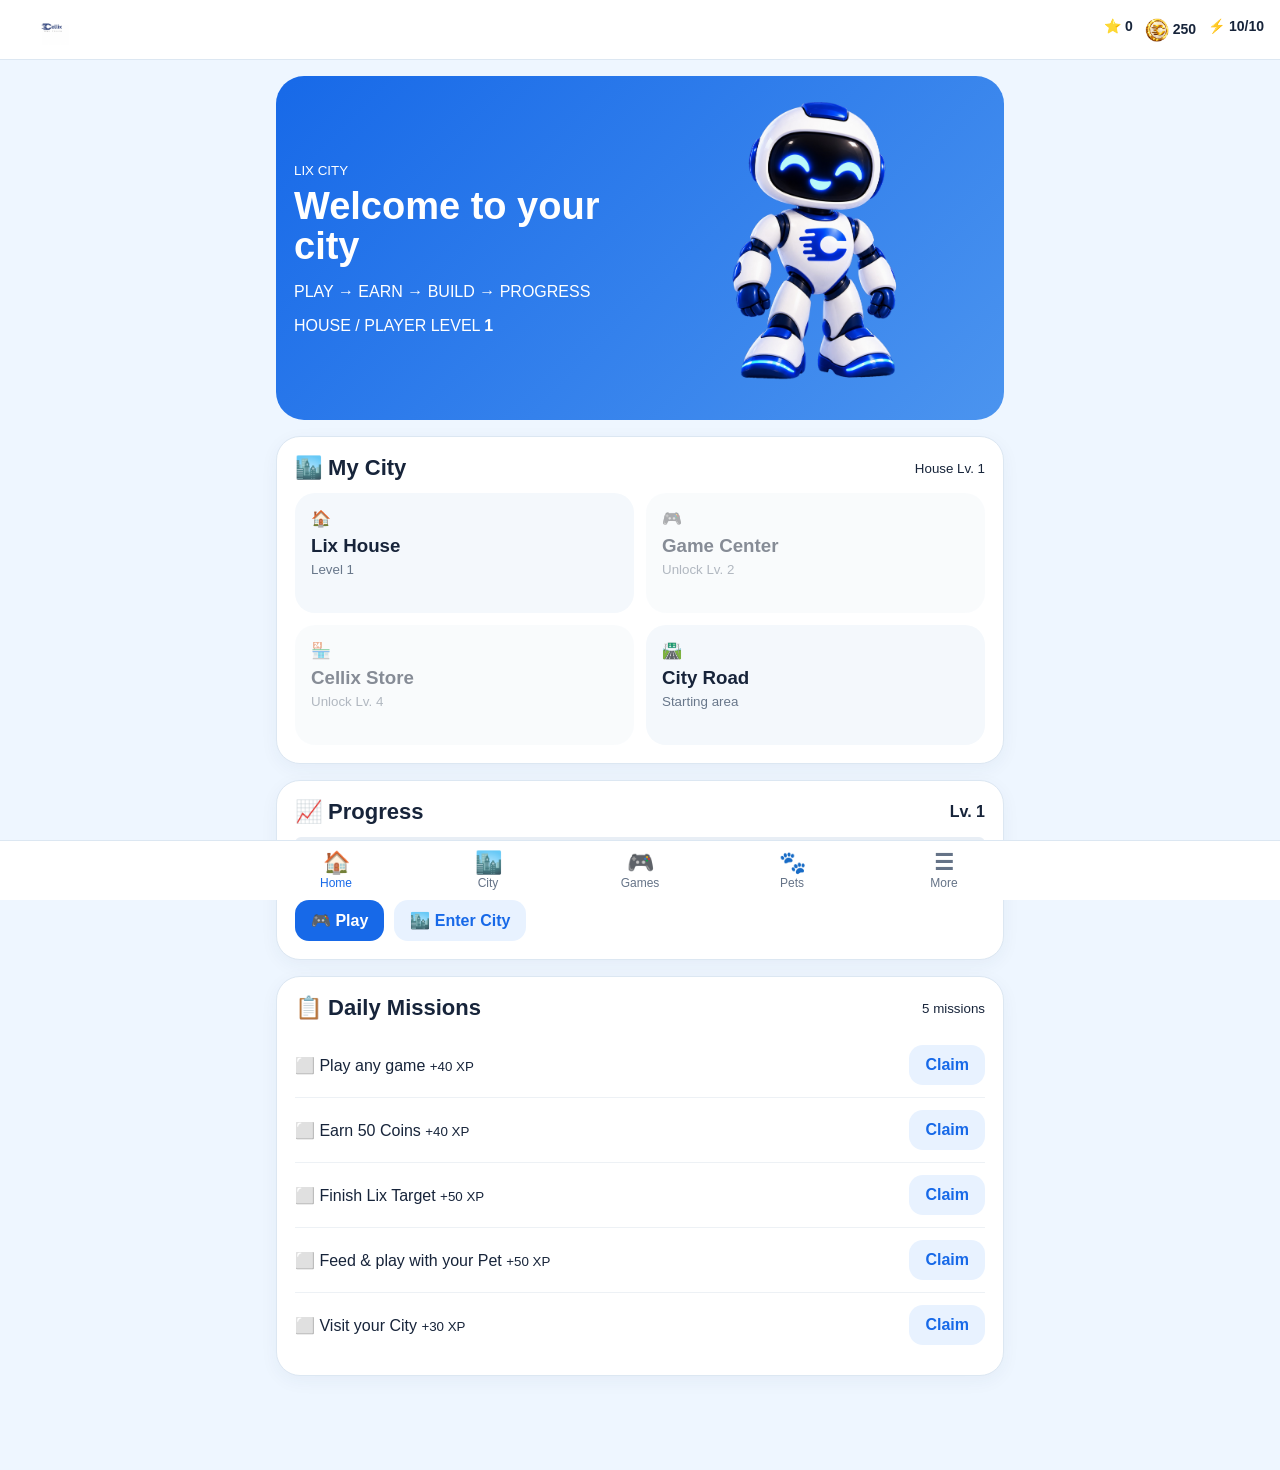
<file: index-v05.html>
<!doctype html>
<html lang="en">
<head>
<meta charset="utf-8">
<meta name="viewport" content="width=device-width,initial-scale=1,viewport-fit=cover">
<meta name="theme-color" content="#1769e8">
<meta name="version" content="LIX CITY v0.5">
<title>LIX CITY v0.5</title>
<link rel="stylesheet" href="style.css?v=0.5">
</head>
<body>
<div id="app"></div>
<script src="app.js?v=0.5"></script>
</body>
</html>
</file>
<file: style.css>
*{box-sizing:border-box}:root{--blue:#1769e8;--ink:#17243a;--muted:#68778a;--bg:#eef6ff;--line:#dce7f2}body{margin:0;background:var(--bg);color:var(--ink);font-family:Arial,Helvetica,sans-serif}button{font:inherit;border:0;cursor:pointer}.top{position:sticky;top:0;z-index:40;background:#fff;padding:10px 16px;display:flex;align-items:center;justify-content:space-between;border-bottom:1px solid var(--line)}.brand img{width:70px;max-height:35px;object-fit:contain}.stats{display:flex;gap:12px;font-weight:700;font-size:14px}.wrap{max-width:760px;margin:auto;padding:16px 16px 94px}.hero{background:linear-gradient(135deg,#1769e8,#4b94ef);border-radius:28px;color:#fff;padding:22px 18px;display:grid;grid-template-columns:1fr 1fr;gap:12px;align-items:center}.hero h1{font-size:38px;line-height:1.05;margin:8px 0}.hero img{width:100%;max-height:300px;object-fit:contain}.card{background:#fff;border:1px solid var(--line);border-radius:24px;padding:18px;margin-top:16px;box-shadow:0 5px 18px #233d5a0d}.title{display:flex;justify-content:space-between;align-items:center;margin-bottom:12px}.title h2{margin:0;font-size:22px}.grid{display:grid;grid-template-columns:1fr 1fr;gap:12px}.tile{background:#f4f8fc;border-radius:20px;padding:16px;min-height:120px}.tile h3{margin:7px 0 3px}.tile small,.muted{color:var(--muted)}.btn{background:var(--blue);color:#fff;border-radius:14px;padding:11px 16px;font-weight:700}.btn.alt{background:#e8f2ff;color:var(--blue)}.btn:disabled{opacity:.45}.row{display:flex;gap:10px;flex-wrap:wrap}.progress{height:12px;background:#e8eef5;border-radius:20px;overflow:hidden}.bar{height:100%;background:var(--blue);border-radius:20px}.mission{display:flex;justify-content:space-between;align-items:center;gap:8px;padding:12px 0;border-bottom:1px solid #edf1f5}.mission:last-child{border-bottom:0}

/* Living city */
.city-wrap{position:relative;height:535px;border-radius:28px;overflow:hidden;border:2px solid #cbddea;background:linear-gradient(#91d7ff 0 43%,#88c978 43%);box-shadow:inset 0 -20px 50px #527c4430}.cloud{position:absolute;width:72px;height:25px;border-radius:30px;background:#fff9;filter:blur(.2px);animation:cloud 22s linear infinite}.cloud:before,.cloud:after{content:"";position:absolute;background:#fff9;border-radius:50%}.cloud:before{width:32px;height:32px;left:12px;top:-16px}.cloud:after{width:42px;height:42px;right:8px;top:-20px}.c1{top:12%;left:-20%}.c2{top:20%;left:45%;animation-duration:28s}.city-road-h{position:absolute;left:-5%;right:-5%;top:61%;height:62px;background:#727d8a;box-shadow:0 -6px 0 #aab2ba,0 6px 0 #aab2ba}.city-road-v{position:absolute;top:39%;bottom:-5%;left:56%;width:62px;background:#727d8a;box-shadow:-6px 0 0 #aab2ba,6px 0 0 #aab2ba}.lane-h{position:absolute;left:0;right:0;top:calc(61% + 29px);height:4px;background:#f7f1d1}.lane-v{position:absolute;top:43%;bottom:0;left:calc(56% + 29px);width:4px;background:#f7f1d1}.plot{position:absolute;background:#ffffffeb;border:3px solid #dce7f2;border-radius:20px;width:145px;height:112px;display:flex;align-items:center;justify-content:center;flex-direction:column;font-weight:700;box-shadow:0 10px 20px #23415a25;z-index:3}.plot small{font-weight:400;color:#68778a}.house{left:5%;top:8%}.center{right:5%;top:7%}.store{left:5%;top:36%}.park{left:5%;bottom:6%}.energy{right:5%;bottom:6%}.locked{opacity:.52;filter:grayscale(.15)}.tree{position:absolute;font-size:34px;z-index:2;animation:sway 2.5s ease-in-out infinite alternate}.t1{left:42%;top:11%}.t2{left:74%;top:34%}.t3{left:31%;bottom:8%}.t4{right:29%;bottom:14%}.lamp{position:absolute;font-size:25px;z-index:4}.l1{left:48%;top:56%}.l2{left:68%;top:55%}.city-lix{position:absolute;width:84px;height:auto;left:43%;top:48%;z-index:10;filter:drop-shadow(0 9px 5px #23415a45);transition:left .2s ease,top .2s ease}.city-lix.walk{animation:lixbob .42s infinite alternate}.pet-city{position:absolute;font-size:32px;z-index:11;transition:left .25s ease,top .25s ease}.coins-city{position:absolute;z-index:5;font-size:24px;animation:floatcoin 2s ease-in-out infinite}.cc1{left:36%;top:38%}.cc2{right:33%;top:45%}.cc3{left:20%;bottom:23%}.city-controls{display:flex;gap:8px;justify-content:center;margin-top:12px}.round{width:52px;height:44px;border-radius:14px;background:#e8f2ff;color:var(--blue);font-weight:900}.city-note{padding:10px 12px;border-radius:14px;background:#f2f8ff;margin-top:12px}.zone-label{position:absolute;z-index:2;background:#17243acc;color:#fff;border-radius:10px;padding:6px 9px;font-size:11px}.zl1{left:35%;top:31%}.zl2{right:28%;bottom:27%}
@keyframes cloud{to{transform:translateX(150vw)}}@keyframes sway{to{transform:rotate(3deg)}}@keyframes lixbob{to{transform:translateY(-4px)}}@keyframes floatcoin{50%{transform:translateY(-7px)}}.nav{position:fixed;bottom:0;left:0;right:0;background:#fff;border-top:1px solid var(--line);z-index:50}.navin{max-width:760px;margin:auto;display:grid;grid-template-columns:repeat(5,1fr)}.nav button{background:#fff;padding:9px 2px 10px;color:#657387;font-size:12px}.nav button b{display:block;font-size:22px}.nav button.active{color:var(--blue)}.toast{position:fixed;left:50%;bottom:78px;transform:translateX(-50%);background:#17243a;color:#fff;padding:11px 16px;border-radius:14px;z-index:100;display:none;white-space:nowrap}.center{text-align:center}
.game{background:#f5f9ff;border:1px solid #dce8f5;border-radius:20px;padding:16px;margin-top:12px}.playarea,.runnerArea,.catchArea{height:330px;border-radius:20px;position:relative;overflow:hidden;margin:12px 0;border:2px solid #d5e6ef;background:linear-gradient(#bde6ff,#dff5c8)}.target{position:absolute;width:56px;height:56px;border-radius:50%;background:var(--blue);color:#fff;font-weight:900;display:grid;place-items:center}.runnerLix{position:absolute;bottom:40px;left:10%;width:82px;transition:left .12s}.obstacle{position:absolute;bottom:34px;width:35px;height:55px;background:#8b5a35;border-radius:10px}.lane{position:absolute;left:0;right:0;bottom:20px;border-top:3px dashed #fff9}.fall{position:absolute;font-size:32px;background:none}.spin{width:230px;height:230px;border-radius:50%;margin:18px auto;background:conic-gradient(#1769e8 0 16.66%,#f4b400 16.66% 33.32%,#50a56b 33.32% 49.98%,#e85d75 49.98% 66.64%,#7c5cff 66.64% 83.3%,#ff8a3d 83.3%);border:10px solid #fff;display:grid;place-items:center;box-shadow:0 8px 25px #0002}.spin:after{content:"SPIN";background:#17243a;color:#fff;width:76px;height:76px;border-radius:50%;display:grid;place-items:center}
@media(max-width:520px){.hero h1{font-size:32px}.hero img{max-height:260px}.stats{gap:8px;font-size:13px}.city-wrap{height:500px}.plot{width:118px;height:92px;font-size:14px}.city-lix{width:70px}}

.coin-icon{width:24px;height:24px;object-fit:contain;vertical-align:middle;display:inline-block}
.coin-icon.small{width:20px;height:20px}
.coin-icon.big{width:34px;height:34px}
.coin-float{position:absolute;z-index:5;width:38px;height:38px;object-fit:contain;animation:floatcoin 2s ease-in-out infinite}
.fall.coin-img{position:absolute;background:none;border:0;width:42px;height:42px;object-fit:contain;z-index:5}

/* v0.8 living-city world */
.city-viewport{height:560px;overflow:auto;overflow-x:hidden;border-radius:28px;border:2px solid #cbddea;background:#8fd4fa;position:relative;scroll-behavior:smooth}
.city-world{position:relative;width:920px;height:760px;background:linear-gradient(#91d8ff 0 40%,#83c979 40%);overflow:hidden}
.city-world .road-h{position:absolute;left:-20px;right:-20px;top:470px;height:82px;background:#707b88;box-shadow:0 -7px #aeb7bf,0 7px #aeb7bf}
.city-world .road-v{position:absolute;top:300px;bottom:-20px;left:500px;width:82px;background:#707b88;box-shadow:-7px 0 #aeb7bf,7px 0 #aeb7bf}
.city-world .road-h:after{content:"";position:absolute;left:0;right:0;top:39px;height:4px;background:#f8efc6}
.city-world .road-v:after{content:"";position:absolute;top:0;bottom:0;left:39px;width:4px;background:#f8efc6}
.city-building{position:absolute;width:180px;height:150px;border-radius:18px 18px 12px 12px;z-index:6;filter:drop-shadow(0 12px 8px #27445a30)}
.city-building .roof{position:absolute;left:-10px;right:-10px;top:-35px;height:55px;background:#fff;border-radius:20px 20px 6px 6px;transform:skewX(-12deg);box-shadow:0 7px 0 #d7e4ed}
.city-building .front{position:absolute;inset:0;border-radius:16px;background:linear-gradient(180deg,#dff4ff 0%,#b7d8ed 58%,#91b8d0 100%);border:4px solid #d9edf8;overflow:hidden;box-shadow:inset 0 10px 0 #ffffff55,inset 0 -12px 0 #527a9555}
.city-building .window{position:absolute;width:28px;height:32px;background:linear-gradient(145deg,#d9f6ff,#4ca8dc);border:3px solid #fff;border-radius:7px;box-shadow:inset 0 0 0 2px #65b9e5,0 3px 5px #18344a35}
.city-building .door{position:absolute;bottom:0;left:calc(50% - 20px);width:40px;height:56px;background:linear-gradient(90deg,#245579,#5d99bd,#245579);border-radius:10px 10px 0 0;border:3px solid #fff;box-shadow:0 -2px 8px #17304b33}
.city-building .label{position:absolute;left:7px;right:7px;bottom:7px;text-align:center;font-weight:900;font-size:12px;color:#fff;background:#17304bd9;border-radius:8px;padding:4px 3px;text-shadow:none;z-index:3}
.b-house{left:70px;top:95px}.b-center{left:650px;top:110px}.b-store{left:70px;top:300px}.b-park{left:70px;top:545px}.b-energy{left:650px;top:545px}
.b-house .front{background:linear-gradient(135deg,#fff7e8,#e9f4ff)}.b-house .roof{background:#e85f62}
.b-center .roof{background:#7b8cff}.b-store .roof{background:#5dc68a}.b-park .roof{background:#75c96d}.b-energy .roof{background:#ffc84a}
.locked-building{opacity:.48;filter:grayscale(.1) drop-shadow(0 8px 5px #27445a22)}
.world-tree{position:absolute;font-size:48px;z-index:4;filter:drop-shadow(0 5px 3px #27445a30)}
.wt1{left:330px;top:110px}.wt2{left:790px;top:315px}.wt3{left:350px;top:575px}.wt4{left:820px;top:585px}.wt5{left:20px;top:485px}
.world-lamp{position:absolute;font-size:30px;z-index:8}.wl1{left:430px;top:430px}.wl2{left:570px;top:430px}.wl3{left:470px;top:535px}.wl4{left:610px;top:535px}
.world-coin{position:absolute;width:54px;height:54px;object-fit:contain;z-index:9;cursor:pointer;animation:floatcoin 1.8s ease-in-out infinite;filter:drop-shadow(0 6px 5px #5b3b0028)}
.wc1{left:390px;top:270px}.wc2{left:570px;top:350px}.wc3{left:300px;top:510px}.wc4{left:700px;top:470px}.wc5{left:470px;top:650px}
.world-lix{position:absolute;width:92px;height:auto;object-fit:contain;z-index:15;filter:drop-shadow(0 10px 5px #23415a45);transition:left .18s ease,top .18s ease}
.world-pet{position:absolute;font-size:34px;z-index:16;transition:left .2s ease,top .2s ease}
.world-sign{position:absolute;background:#17304bd9;color:#fff;padding:7px 11px;border-radius:12px;font-size:12px;font-weight:700;z-index:10}
.ws1{left:350px;top:405px}.ws2{left:515px;top:405px}
.city-scroll-hint{font-size:12px;color:#68778a;text-align:center;margin-top:7px}

/* v0.9 interaction layer */
.city-action{position:absolute;z-index:30;transform:translate(-50%,-100%);background:#17304bf2;color:#fff;border:2px solid #fff;border-radius:14px;padding:8px 12px;font-size:12px;font-weight:800;box-shadow:0 8px 18px #18344a33;display:none}
.city-action.show{display:block}
.city-panel{position:absolute;z-index:35;left:50%;bottom:16px;transform:translateX(-50%);width:min(430px,90%);background:#fffffff5;border:2px solid #d9e8f2;border-radius:22px;padding:14px;box-shadow:0 12px 28px #1d405a30;display:none}
.city-panel.show{display:block}
.city-panel h3{margin:0 0 4px}.city-panel p{margin:5px 0;color:#68778a;font-size:13px}
.city-panel .close{position:absolute;right:10px;top:8px;background:#eaf3fb;color:#17304b;border-radius:10px;width:32px;height:32px}
.city-build-hit{position:absolute;z-index:20;cursor:pointer;background:transparent!important;border:0!important;padding:0!important;margin:0!important;box-shadow:none!important;appearance:none;-webkit-appearance:none;color:transparent!important;outline:none!important}
.bh-house{left:60px;top:80px;width:200px;height:190px}.bh-center{left:640px;top:90px;width:200px;height:190px}
.bh-store{left:60px;top:280px;width:200px;height:190px}.bh-park{left:60px;top:525px;width:200px;height:190px}.bh-energy{left:640px;top:525px;width:200px;height:190px}
.collect-ring{position:absolute;z-index:8;pointer-events:none;width:68px;height:68px;border:3px solid #fff;border-radius:50%;animation:ring .5s ease-out forwards}
@keyframes ring{to{transform:scale(1.7);opacity:0}}

/* v0.10 city composition fix */
.city-viewport{height:560px;overflow:auto;overflow-x:auto;overflow-y:auto}
.city-world{width:1100px;height:820px;background:linear-gradient(#91d8ff 0 34%,#83c979 34% 100%)}
.city-world .road-h{top:405px;height:76px}
.city-world .road-v{top:190px;left:590px;width:76px}
.city-world .road-h:after{top:36px}
.city-world .road-v:after{left:36px}
.city-building{width:150px;height:118px}
.city-building .roof{top:-27px;height:43px}
.city-building .window{width:23px;height:27px;top:28px!important}
.city-building .door{width:34px;height:47px;left:calc(50% - 17px)}
.city-building .label{font-size:12px;bottom:6px}
.b-house{left:105px;top:105px}
.b-center{left:780px;top:115px}
.b-store{left:100px;top:555px}
.b-park{left:790px;top:555px}
.b-energy{left:425px;top:620px}
.bh-house{left:85px;top:85px;width:190px;height:160px}
.bh-center{left:760px;top:95px;width:190px;height:160px}
.bh-store{left:80px;top:535px;width:190px;height:160px}
.bh-park{left:770px;top:535px;width:190px;height:160px}
.bh-energy{left:405px;top:600px;width:190px;height:160px}
.wt1{left:350px;top:110px}.wt2{left:950px;top:300px}.wt3{left:340px;top:625px}.wt4{left:720px;top:690px}.wt5{left:20px;top:350px}
.wl1{left:500px;top:365px}.wl2{left:665px;top:365px}.wl3{left:540px;top:470px}.wl4{left:635px;top:470px}
.wc1{left:350px;top:260px}.wc2{left:680px;top:300px}.wc3{left:285px;top:470px}.wc4{left:850px;top:450px}.wc5{left:530px;top:700px}
.ws1{left:410px;top:320px}.ws2{left:625px;top:320px}
.world-lix{width:78px}

/* v0.12 building polish */
.b-house .front{background:linear-gradient(180deg,#fff1d6 0%,#e9b875 58%,#c9894d 100%)}
.b-center .front{background:linear-gradient(180deg,#e5e8ff 0%,#9aa8ed 58%,#6674bd 100%)}
.b-store .front{background:linear-gradient(180deg,#e5fff0 0%,#9cddb9 58%,#5baa7f 100%)}
.b-park .front{background:linear-gradient(180deg,#e9ffe6 0%,#a8d98e 58%,#6ea95b 100%)}
.b-energy .front{background:linear-gradient(180deg,#fff8d7 0%,#f1cf62 58%,#c89b28 100%)}
.b-house .roof{box-shadow:0 7px 0 #b94e53,0 10px 14px #27445a30}.b-center .roof{box-shadow:0 7px 0 #5967ca,0 10px 14px #27445a30}.b-store .roof{box-shadow:0 7px 0 #419d69,0 10px 14px #27445a30}.b-park .roof{box-shadow:0 7px 0 #589c52,0 10px 14px #27445a30}.b-energy .roof{box-shadow:0 7px 0 #d39e24,0 10px 14px #27445a30}
.locked-building{opacity:.58}
/* v0.69 House Interior */
.v69-hero{display:flex;align-items:center;gap:12px;margin-bottom:8px}.v69-hero h2{margin:0}.v69-hero p{margin:3px 0 0;opacity:.72}.v69-title{margin:18px 0 9px}.v69-rooms{display:grid;grid-template-columns:repeat(3,1fr);gap:8px}.v69-room,.v69-item{background:rgba(255,255,255,.07);border:1px solid rgba(255,255,255,.1);border-radius:14px}.v69-room{padding:11px}.v69-room b,.v69-room span{display:block}.v69-room span{font-size:11px;opacity:.7;margin-top:4px}.v69-list{display:grid;gap:8px}.v69-item{display:flex;align-items:center;gap:10px;padding:9px}.v69-item-icon{font-size:28px;width:38px;text-align:center}.v69-item-info{flex:1;min-width:0}.v69-item-info b,.v69-item-info small{display:block}.v69-item-info small{font-size:11px;opacity:.68;margin-top:3px}.v69-owned{font-size:10px;font-weight:800;letter-spacing:.5px;opacity:.75}.v69-lock{font-size:11px;opacity:.6}.v69-item.locked{opacity:.55}.v69-item.owned{border-color:rgba(65,190,255,.35)}.v69-note{font-size:11px;opacity:.65;margin-top:14px}.v69-item button{flex:0 0 auto}.v69-hero .v68-icon{margin:0}
@media(max-width:560px){.v69-rooms{grid-template-columns:1fr}.v69-item-info small{font-size:10px}}

/* v0.70 visual city upgrade — no emoji people/cars */
.city-world{background:linear-gradient(#8fd5ff 0 28%,#a9dc82 28% 100%);}
.city-world:before{content:"";position:absolute;left:0;right:0;top:27%;height:4px;background:linear-gradient(90deg,#ffffff00,#fff8,#ffffff00);z-index:1}
.city-skyline{position:absolute;left:0;right:0;top:12%;height:18%;z-index:2;display:flex;align-items:flex-end;gap:18px;padding:0 22px;pointer-events:none}
.city-skyline .tower{display:block;position:relative;width:72px;border-radius:8px 8px 0 0;background:linear-gradient(90deg,#789bb5,#d6efff 45%,#6f9ab7);box-shadow:inset 0 0 0 2px #ffffff66,0 8px 15px #31506a33}
.city-skyline .tower:after{content:"";position:absolute;left:10px;right:10px;top:12px;bottom:8px;background:repeating-linear-gradient(0deg,#9bd8f2 0 8px,#e7f8ff 8px 12px);opacity:.7;border-radius:4px}
.t-a{height:78px}.t-b{height:108px;width:58px}.t-c{height:66px;width:94px}.t-d{height:92px;width:64px}.t-e{height:120px;width:82px}
.city-water{position:absolute;left:0;right:0;bottom:0;height:86px;background:linear-gradient(#56b9e2,#2f9cc9);opacity:.75;z-index:1;border-top:5px solid #dff7ff}
.city-water:after{content:"";position:absolute;left:0;right:0;top:26px;height:3px;background:repeating-linear-gradient(90deg,#dff7ff 0 45px,transparent 45px 95px);opacity:.8}
.city-plaza{position:absolute;left:315px;top:355px;width:240px;height:150px;background:radial-gradient(circle,#eef8ff 0 4%,#d4e9f4 5% 6%,transparent 7%),linear-gradient(145deg,#e9f2f7,#b8d0db);border-radius:50%;opacity:.95;z-index:3;box-shadow:0 8px 20px #29475a22}
.city-plaza:after{content:"LIX CITY";position:absolute;left:50%;top:50%;transform:translate(-50%,-50%);font-weight:900;letter-spacing:3px;color:#1769e8;opacity:.25}
.city-person{position:absolute;width:34px;height:58px;z-index:12;filter:drop-shadow(0 5px 3px #1d385333);animation:personwalk 3s ease-in-out infinite alternate}
.city-person .person-head{position:absolute;left:8px;top:0;width:18px;height:18px;border-radius:50%;background:#f2c7a5;box-shadow:inset -3px -2px 0 #d9a985}
.city-person .person-body{position:absolute;left:4px;top:20px;width:26px;height:31px;border-radius:9px 9px 5px 5px;background:linear-gradient(135deg,#1769e8,#58a1ef);border:2px solid #fff}
.city-person .person-body:before,.city-person .person-body:after{content:"";position:absolute;bottom:-9px;width:6px;height:10px;border-radius:5px;background:#34495e}.city-person .person-body:before{left:4px}.city-person .person-body:after{right:4px}
.npc1{left:290px;top:390px}.npc2{left:590px;top:430px;animation-delay:.8s}.npc3{left:780px;top:500px;animation-delay:1.2s}.npc4{left:420px;top:600px;animation-delay:1.7s}
.city-car{position:absolute;width:58px;height:28px;z-index:13;border-radius:10px 14px 7px 7px;background:linear-gradient(#54b8ed,#1769e8);box-shadow:inset 0 4px 0 #ffffff88,0 5px 5px #203c522f;animation:carDrive 11s linear infinite}
.city-car:before{content:"";position:absolute;left:12px;top:-9px;width:32px;height:13px;border-radius:10px 10px 2px 2px;background:#dff6ff;border:2px solid #fff}.city-car:after{content:"•  •";position:absolute;left:9px;bottom:-7px;color:#182a3a;font-weight:900;letter-spacing:15px}
.car1{top:475px;left:-80px}.car2{top:515px;left:850px;animation-delay:5.5s;animation-direction:reverse}
@keyframes carDrive{from{transform:translateX(0)}to{transform:translateX(1080px)}}
@keyframes personwalk{from{transform:translate(0,0)}to{transform:translate(12px,-2px)}}
@media(max-width:520px){.city-viewport{height:560px}.city-world{width:920px}.city-skyline{gap:10px;padding:0 14px}.city-skyline .tower{transform:scale(.85);transform-origin:bottom}.city-plaza{left:315px}.city-person{transform:scale(.9);transform-origin:bottom}.world-lix{width:78px!important}}


/* LIX CITY v0.76 — Visual Stable & Pets */
.v76-stable-hero{padding:0;overflow:hidden}.v76-stable-scene{height:250px;position:relative;overflow:hidden;background:linear-gradient(#9bdfff 0 55%,#8acb72 55% 100%);border-radius:18px}.v76-stable-sky{position:absolute;inset:0;background:radial-gradient(circle at 20% 22%,#fff8 0 7%,transparent 8%),radial-gradient(circle at 78% 16%,#fff7 0 6%,transparent 7%);opacity:.7}.v76-stable-roof{position:absolute;left:10%;right:10%;top:82px;height:92px;background:linear-gradient(135deg,#eaf4fb,#b9d0df);border-radius:22px 22px 8px 8px;box-shadow:0 10px 0 #6b8aa0,0 16px 22px #23465a30}.v76-stable-roof:before{content:"";position:absolute;left:12%;right:12%;top:-32px;height:42px;background:linear-gradient(135deg,#1769e8,#55a9ed);border-radius:20px 20px 5px 5px;transform:skewX(-12deg);box-shadow:0 8px 0 #0e4fba}.v76-stable-ground{position:absolute;left:0;right:0;bottom:0;height:76px;background:repeating-linear-gradient(90deg,#6daf5d 0 32px,#74b963 32px 64px);}.v76-stable-sign{position:absolute;left:50%;top:88px;transform:translateX(-50%);background:#17304b;color:#fff;border:3px solid #fff;border-radius:14px;padding:7px 13px;font-weight:900;z-index:8;box-shadow:0 6px 12px #17304b44}.v76-stable-lix{position:absolute;right:12%;bottom:18px;width:74px;z-index:12;filter:drop-shadow(0 7px 4px #17304b44)}.v76-stable-pet{position:absolute;left:23%;bottom:16px;z-index:13;transform:scale(.82);transform-origin:bottom}.v76-stable-info{display:flex;justify-content:space-between;align-items:center;gap:10px;padding:14px}.v76-stable-info h2{margin:0}.v76-stable-info p{margin:3px 0 0}.v76-companion{display:flex;gap:16px;align-items:center;background:linear-gradient(135deg,#edf6ff,#fff);border:1px solid #dce9f4;border-radius:18px;padding:14px}.v76-companion-art{width:150px;height:150px;border-radius:18px;background:linear-gradient(#a7ddff 0 58%,#8acb72 58%);position:relative;overflow:hidden}.v76-companion-art .v76-pet{transform:scale(1.45);transform-origin:50% 100%;left:50%;bottom:10px}.v76-companion-info{flex:1;min-width:0}.v76-companion-info h2{margin:0 0 3px}.v76-companion-info p{margin:0 0 10px;color:#66788a}.v76-pet-list{display:grid;gap:10px}.v76-pet-card{display:grid;grid-template-columns:72px 1fr auto;align-items:center;gap:10px;padding:10px;border:1px solid #dce7ef;border-radius:16px;background:#fff}.v76-pet-card.owned{border-color:#a9d9ff;box-shadow:0 5px 16px #2b73a014}.v76-pet-card h3{margin:0}.v76-pet-card small{color:#718092}.v76-mini-pet{height:62px;border-radius:14px;background:linear-gradient(#bce8ff 0 55%,#9bd37f 55%);position:relative;overflow:hidden}.v76-mini-pet .v76-pet{transform:scale(.58);transform-origin:50% 100%;left:50%;bottom:-2px}.v76-pet{position:absolute;width:100px;height:105px;bottom:0;left:50%;transform:translateX(-50%);filter:drop-shadow(0 8px 4px #23465a2b)}.pet-body{position:absolute;left:22px;bottom:10px;width:58px;height:48px;border-radius:30px 30px 20px 20px;background:linear-gradient(145deg,#fff,#d9e6ee);border:3px solid #9bb1bf}.pet-head{position:absolute;left:23px;top:12px;width:54px;height:50px;border-radius:48% 48% 44% 44%;background:linear-gradient(145deg,#fff,#dce7ed);border:3px solid #9bb1bf;z-index:3}.pet-eye{position:absolute;top:18px;width:7px;height:9px;border-radius:50%;background:#172b3d}.pet-eye.a{left:14px}.pet-eye.b{right:14px}.pet-muzzle{position:absolute;left:20px;top:30px;width:14px;height:9px;border-radius:50%;background:#8a9ba8}.pet-leg{position:absolute;bottom:0;width:13px;height:26px;border-radius:8px;background:#d7e4eb;border:2px solid #9bb1bf;z-index:1}.pet-leg.l{left:27px}.pet-leg.r{right:27px}.pet-tail{position:absolute;right:8px;bottom:28px;width:28px;height:13px;border:6px solid #d7e4eb;border-left:0;border-bottom:0;border-radius:0 22px 0 0;transform:rotate(-25deg);z-index:0}.pet-ear{position:absolute;top:3px;width:26px;height:31px;background:#c9d7df;border:3px solid #9bb1bf;z-index:2}.pet-ear-a{left:17px;border-radius:70% 25% 55% 30%;transform:rotate(-24deg)}.pet-ear-b{right:17px;border-radius:25% 70% 30% 55%;transform:rotate(24deg)}.v76-cat .pet-ear{background:#e7d3dd}.v76-cat .pet-ear-a{clip-path:polygon(50% 0,100% 100%,0 100%)}.v76-cat .pet-ear-b{clip-path:polygon(0 100%,50% 0,100% 100%)}.v76-cat .pet-tail{height:34px;width:20px;border-radius:50%;border:6px solid #d7c1cd;right:2px;bottom:18px;transform:rotate(15deg)}.v76-horse .pet-head{width:58px;height:62px;left:21px;top:8px;border-radius:45% 45% 35% 40%}.v76-horse .pet-body{width:68px;height:52px;left:17px}.v76-horse .pet-ear-a,.v76-horse .pet-ear-b{width:18px;height:28px;background:#b98b67}.v76-horse .pet-ear-a{left:20px}.v76-horse .pet-ear-b{right:20px}.v76-horse .pet-muzzle{width:23px;height:14px;left:18px;top:34px;background:#c8a083}.v76-horse .pet-tail{right:0;bottom:34px;height:34px;border-color:#7d5b45}.v76-horse .pet-body,.v76-horse .pet-head{background:linear-gradient(145deg,#d7a77e,#a8734d);border-color:#82593e}.v76-horse .pet-leg{background:#a8754e;border-color:#82593e}
@media(max-width:560px){.v76-stable-scene{height:225px}.v76-companion{align-items:flex-start}.v76-companion-art{width:120px;height:130px;flex:0 0 120px}.v76-pet-card{grid-template-columns:62px 1fr}.v76-pet-card .btn{grid-column:1/-1;width:100%}.v76-stable-lix{right:8%;width:64px}.v76-stable-pet{left:18%}}

/* LIX CITY v1.0 — Major Build Dashboard */
.v1-hub{margin:0 0 16px;background:linear-gradient(145deg,#082341,#1769e8 72%,#58b7f3);color:#fff;border-radius:28px;padding:18px;box-shadow:0 18px 45px rgba(15,58,105,.24);overflow:hidden;position:relative}.v1-hub:after{content:'';position:absolute;width:180px;height:180px;right:-70px;top:-70px;border-radius:50%;background:#ffffff12}.v1-hub-head{display:flex;justify-content:space-between;gap:12px;position:relative;z-index:1}.v1-kicker{font-size:9px;font-weight:900;letter-spacing:2px;color:#a9e3ff}.v1-hub h2{margin:5px 0 2px;font-size:22px}.v1-hub p{margin:0;color:#d2e8f7;font-size:11px}.v1-level{width:62px;height:62px;border-radius:18px;background:#ffffff18;border:1px solid #ffffff2d;display:flex;flex-direction:column;align-items:center;justify-content:center}.v1-level small{font-size:7px;letter-spacing:1px}.v1-level b{font-size:25px}.v1-xp{margin-top:16px;background:#ffffff12;border:1px solid #ffffff1f;border-radius:15px;padding:10px}.v1-xp>div{display:flex;justify-content:space-between;font-size:10px;color:#d7ecfa}.v1-xp i{display:block;height:8px;background:#ffffff22;border-radius:99px;margin-top:7px;overflow:hidden}.v1-xp em{display:block;height:100%;background:#fff;border-radius:99px}.v1-metrics{display:grid;grid-template-columns:repeat(4,1fr);gap:7px;margin-top:10px}.v1-metrics div{background:#ffffff12;border:1px solid #ffffff1b;border-radius:14px;padding:8px;text-align:center}.v1-metrics b{display:block;font-size:17px}.v1-metrics strong{display:block;font-size:13px;margin-top:2px}.v1-metrics small{display:block;color:#cfe6f5;font-size:8px;margin-top:2px}.v1-actions{display:grid;grid-template-columns:repeat(4,1fr);gap:7px;margin-top:12px}.v1-actions button{border:0;border-radius:12px;padding:10px 5px;background:#fff;color:#123455;font-size:10px;font-weight:900}.v1-systems{margin-top:14px;background:#ffffff0d;border:1px solid #ffffff1b;border-radius:17px;padding:10px}.v1-section-title{display:flex;justify-content:space-between;font-size:11px;margin-bottom:8px}.v1-section-title span{background:#ffffff18;padding:4px 7px;border-radius:999px;font-size:8px}.v1-system-grid{display:grid;grid-template-columns:repeat(2,1fr);gap:7px}.v1-system{border:1px solid #ffffff1b;background:#ffffff0d;color:#fff;border-radius:13px;padding:9px;text-align:left;display:grid;grid-template-columns:30px 1fr;column-gap:7px}.v1-system span{grid-row:1/3;font-size:22px}.v1-system b{font-size:10px}.v1-system small{font-size:8px;color:#cce4f3;margin-top:2px}.v1-system.locked{opacity:.45}.v1-daily{margin-top:10px;display:flex;justify-content:space-between;align-items:center;gap:10px;background:#fff;color:#17304b;border-radius:15px;padding:10px}.v1-daily b,.v1-daily small{display:block}.v1-daily b{font-size:11px}.v1-daily small{font-size:9px;color:#718096;margin-top:2px}.v1-daily button{border:0;border-radius:10px;padding:9px 12px;background:#1769e8;color:#fff;font-weight:900;font-size:9px}.v1-daily button:disabled{opacity:.45}.v1-goals{margin-top:10px;display:flex;justify-content:space-between;gap:10px;align-items:center;font-size:9px}.v1-goals b,.v1-goals span{display:block}.v1-goals span{color:#d3e8f6;margin-top:2px}.v1-ready{white-space:nowrap;background:#ffffff12;border-radius:10px;padding:7px}.v1-hub button{cursor:pointer}@media(max-width:520px){.v1-metrics{grid-template-columns:repeat(2,1fr)}.v1-actions{grid-template-columns:repeat(2,1fr)}.v1-hub{border-radius:22px;padding:14px}.v1-system-grid{grid-template-columns:1fr 1fr}}

/* LIX CITY v1.1 — Major Build UI skin */
.v1-hub{background:#fff;border:1px solid #dce7f2;border-radius:28px;padding:20px;margin:16px 0;box-shadow:0 10px 30px rgba(23,36,58,.08);overflow:hidden}
.v1-hub-head{display:flex;justify-content:space-between;gap:16px;align-items:flex-start;background:linear-gradient(135deg,#1769e8,#54a0f5);color:#fff;border-radius:22px;padding:20px;margin:-4px -4px 16px}
.v1-kicker{font-size:12px;font-weight:800;letter-spacing:.08em;opacity:.82}.v1-hub h2{margin:5px 0 6px;font-size:28px;line-height:1.05}.v1-hub p{margin:0;opacity:.9;font-weight:600}.v1-level{min-width:78px;text-align:center;background:#ffffff22;border:1px solid #ffffff44;border-radius:18px;padding:10px}.v1-level small{display:block;font-size:10px;opacity:.8}.v1-level b{display:block;font-size:28px}
.v1-xp{background:#f4f8fc;border:1px solid #e1eaf3;border-radius:18px;padding:14px;margin-bottom:14px}.v1-xp>div{display:flex;justify-content:space-between;gap:8px;font-size:14px;margin-bottom:9px}.v1-xp i{display:block;height:12px;background:#dfe8f2;border-radius:99px;overflow:hidden}.v1-xp em{display:block;height:100%;background:linear-gradient(90deg,#1769e8,#55a6ff);border-radius:99px}
.v1-metrics{display:grid;grid-template-columns:repeat(4,1fr);gap:9px;margin-bottom:14px}.v1-metrics>div{background:#f7faff;border:1px solid #e3edf6;border-radius:17px;padding:11px 7px;text-align:center}.v1-metrics b{display:block;font-size:20px}.v1-metrics strong{display:block;font-size:20px;margin:2px 0}.v1-metrics small{display:block;color:#68778a;font-size:11px}
.v1-actions{display:grid;grid-template-columns:repeat(4,1fr);gap:9px;margin-bottom:16px}.v1-actions button{background:#1769e8;color:#fff;border-radius:15px;padding:12px 6px;font-weight:800;box-shadow:0 5px 12px #1769e82b}.v1-actions button:nth-child(3){background:#fff1f7;color:#8a315e}.v1-actions button:nth-child(4){background:#eef4fa;color:#17304b}
.v1-systems{border-top:1px solid #e8eef5;padding-top:14px}.v1-section-title{display:flex;justify-content:space-between;align-items:center;margin-bottom:10px}.v1-section-title b{font-size:20px}.v1-section-title span{background:#e8f2ff;color:#1769e8;border-radius:999px;padding:5px 9px;font-size:11px;font-weight:800}.v1-system-grid{display:grid;grid-template-columns:repeat(2,1fr);gap:10px}.v1-system{min-height:88px;text-align:left;background:#f5f9fd;border:1px solid #dfeaf4;border-radius:17px;padding:12px;color:#17243a;transition:.15s}.v1-system:active{transform:scale(.98)}.v1-system>span{font-size:22px;float:left;margin-right:9px}.v1-system>b{display:block;font-size:15px;padding-top:2px}.v1-system>small{display:block;color:#68778a;font-size:11px;margin-top:5px;line-height:1.25}.v1-system.locked{opacity:.48;filter:grayscale(.3)}
.v1-daily{display:flex;justify-content:space-between;align-items:center;gap:12px;margin-top:14px;padding:13px;background:linear-gradient(135deg,#fff9e8,#fff);border:1px solid #f0dfab;border-radius:17px}.v1-daily b{display:block}.v1-daily small{display:block;color:#68778a;margin-top:3px}.v1-daily button{background:#f4b400;color:#fff;border-radius:12px;padding:9px 13px;font-weight:800}.v1-daily button:disabled{opacity:.45}
.v1-goals{margin-top:12px;background:#f4f8fc;border-radius:16px;padding:12px}.v1-goals>div{display:flex;justify-content:space-between;gap:12px;align-items:center}.v1-goals b{display:block}.v1-goals span,.v1-ready{font-size:12px;color:#68778a}.v1-ready{margin-top:8px}
@media(max-width:520px){.v1-hub{padding:14px;border-radius:22px}.v1-hub-head{padding:16px;border-radius:18px}.v1-hub h2{font-size:24px}.v1-metrics{grid-template-columns:repeat(2,1fr)}.v1-actions{grid-template-columns:repeat(2,1fr)}.v1-system-grid{grid-template-columns:1fr}.v1-goals>div{display:block}}
/* v1.9 Wardrobe */
.wardrobe-head{overflow:hidden}.wardrobe-stage{display:grid;grid-template-columns:1.05fr 1fr;gap:12px;align-items:stretch;margin-top:12px}.wardrobe-lix{position:relative;min-height:285px;border-radius:24px;background:radial-gradient(circle at 50% 30%,#c9edff 0,#70c3f2 42%,#1769e8 100%);display:flex;align-items:center;justify-content:center;overflow:hidden;box-shadow:inset 0 -20px 45px rgba(0,0,0,.12)}.wardrobe-lix img{width:72%;max-width:190px;height:245px;object-fit:contain;filter:drop-shadow(0 14px 10px rgba(0,0,0,.22));z-index:2}.wardrobe-layers{position:absolute;inset:0;z-index:3;pointer-events:none}.wardrobe-layer{position:absolute;display:flex;align-items:center;justify-content:center;background:rgba(255,255,255,.9);border-radius:999px;width:48px;height:48px;font-size:26px;box-shadow:0 5px 15px rgba(20,50,90,.18);border:2px solid rgba(255,255,255,.9)}.wardrobe-layer.shirt{left:8%;top:48%}.wardrobe-layer.shoe{right:8%;bottom:18%}.wardrobe-layer.acc{right:8%;top:12%}.wardrobe-layer.effect{left:8%;top:12%}.wardrobe-slots{display:grid;gap:8px}.wardrobe-slot{background:#f5f9fd;border:1px solid #e0e9f2;border-radius:15px;padding:10px}.wardrobe-slot span,.wardrobe-slot b{display:block}.wardrobe-slot span{font-size:10px;color:#718096;font-weight:800}.wardrobe-slot b{font-size:12px;margin-top:4px}.wardrobe-slot button{margin-top:6px;border:0;border-radius:9px;padding:6px 9px;background:#fff;color:#1769e8;font-size:9px;font-weight:900}.wardrobe-tabs{display:flex;gap:7px;overflow:auto;padding-bottom:10px}.wardrobe-tabs button{border:1px solid #d9e4ef;background:#fff;border-radius:999px;padding:9px 12px;white-space:nowrap;font-weight:900;font-size:10px}.wardrobe-tabs button.on{background:#1769e8;color:#fff}.wardrobe-grid{display:grid;grid-template-columns:1fr 1fr;gap:9px}.wardrobe-item{border:1px solid #e0e8f1;border-radius:17px;padding:11px;background:#fff;display:grid;grid-template-columns:42px 1fr;gap:8px;align-items:center}.wardrobe-item.locked{opacity:.55}.wardrobe-item.equipped{border-color:#1769e8;box-shadow:0 0 0 2px rgba(23,105,232,.08)}.wardrobe-icon{font-size:31px;text-align:center}.wardrobe-info b,.wardrobe-info small{display:block}.wardrobe-info b{font-size:13px}.wardrobe-info small{font-size:9px;color:#718096;margin-top:3px}.wardrobe-action{grid-column:1/-1;border:0;border-radius:10px;padding:9px;background:#1769e8;color:#fff;font-weight:900;font-size:10px}.wardrobe-action.active{background:#dff6e8;color:#237642}.wardrobe-action.buy{background:#1769e8}.wardrobe-action.disabled{background:#edf1f5;color:#8b97a4}@media(max-width:520px){.wardrobe-stage{grid-template-columns:1fr}.wardrobe-lix{min-height:265px}.wardrobe-grid{grid-template-columns:1fr 1fr}}
</file>
<file: v18.css>
/* LIX CITY v1.8 */
.v18-hero{background:linear-gradient(135deg,#1769e8,#5ba9ff);color:#fff;border-radius:28px;padding:24px;display:flex;justify-content:space-between;align-items:center;margin-bottom:16px;box-shadow:0 14px 35px rgba(23,105,232,.18)}
.v18-hero h1{margin:4px 0;font-size:30px}.v18-hero p{margin:4px 0;opacity:.9}.v18-level{background:rgba(255,255,255,.18);border:1px solid rgba(255,255,255,.35);border-radius:20px;padding:12px 16px;font-weight:800;text-align:center;font-size:22px}.v18-level span{display:block;font-size:11px;opacity:.85}
.v18-grid{display:grid;grid-template-columns:repeat(2,minmax(0,1fr));gap:12px;margin-bottom:16px}.v18-grid button{border:1px solid #dce8f5;background:#fff;border-radius:20px;padding:18px;text-align:left;box-shadow:0 7px 20px rgba(22,50,90,.07)}.v18-grid b{font-size:28px;display:block}.v18-grid span{display:block;font-weight:800;font-size:16px;margin-top:8px}.v18-grid small{color:#6d7b8c}
.v18-stats{display:grid;grid-template-columns:repeat(4,1fr);gap:8px}.v18-stats>div{background:#f4f8fc;border-radius:16px;padding:12px;text-align:center}.v18-stats b{display:block;font-size:21px}.v18-stats span{font-size:11px;color:#718096}
.v18-tabs{display:flex;gap:8px;overflow:auto;margin-bottom:14px}.v18-tabs button{border:1px solid #d7e3f0;background:#fff;border-radius:999px;padding:9px 14px;white-space:nowrap}.v18-tabs button.on{background:#1769e8;color:#fff;border-color:#1769e8}.v18-items{display:grid;grid-template-columns:1fr 1fr;gap:10px}.v18-item{border:1px solid #e0e8f1;border-radius:18px;padding:13px;background:#fff;display:grid;grid-template-columns:42px 1fr;gap:8px;align-items:center}.v18-item.locked{opacity:.55}.v18-icon{font-size:32px;text-align:center}.v18-item b{display:block;font-size:14px}.v18-item small{display:block;color:#7a8797;font-size:11px;margin-top:3px}.v18-item button{grid-column:1/-1;border:0;border-radius:12px;padding:9px;background:#1769e8;color:#fff;font-weight:800}.v18-item button.owned{background:#dff6e8;color:#237642}.v18-item button:disabled{background:#edf1f5;color:#8b97a4}
.v18-event-row{display:flex;justify-content:space-between;align-items:center;background:#f5f8fc;border-radius:15px;padding:12px}.v18-event-row button,.v18-ach button,.v18-goal button{border:0;background:#1769e8;color:#fff;border-radius:12px;padding:9px 12px;font-weight:800}.v18-chip{display:inline-block;background:#eef5ff;border-radius:999px;padding:7px 10px;margin:3px;font-size:12px}.v18-ach,.v18-goal{display:grid;grid-template-columns:42px 1fr auto;gap:10px;align-items:center;border-bottom:1px solid #edf1f5;padding:12px 0}.v18-ach:last-child,.v18-goal:last-child{border-bottom:0}.v18-ach-icon,.goal-icon{font-size:28px;text-align:center}.v18-ach b,.v18-goal b{display:block}.v18-ach small,.v18-goal small{display:block;color:#7a8797;margin-top:3px}.v18-ach.done{opacity:.65}.v18-ach>span{font-weight:800;color:#2c8a52}.v18-goal{grid-template-columns:42px 1fr auto}
#v18Launcher{position:fixed;right:14px;bottom:78px;z-index:9999;box-shadow:0 8px 20px rgba(0,0,0,.16)}
@media(max-width:480px){.v18-stats{grid-template-columns:repeat(2,1fr)}.v18-items{grid-template-columns:1fr}.v18-hero{padding:18px}.v18-hero h1{font-size:25px}}

/* v2.0 Persistent Achievements */
.v18-ach-page{padding-bottom:100px}
.ach-player{display:flex;align-items:center;gap:14px;padding:12px;margin:10px 0 14px;border-radius:18px;background:linear-gradient(135deg,#eaf3ff,#f7fbff);border:1px solid #dce9f7}
.ach-player img{width:58px;height:58px;object-fit:contain;object-position:center;flex:none}
.ach-player b,.ach-player small{display:block}.ach-player b{font-size:15px}.ach-player small{margin-top:4px;color:#65748a}
.ach-summary{display:flex;align-items:center;gap:7px;padding:10px 12px;margin-bottom:10px;border-radius:14px;background:#f4f7fb;color:#65748a}.ach-summary b{font-size:18px;color:#17243a}.ach-summary i{flex:1}
.v18-ach{display:flex;align-items:center;gap:12px;padding:15px 4px;border-bottom:1px solid #edf1f5;min-height:70px}.v18-ach:last-child{border-bottom:0}.v18-ach-icon{font-size:34px;width:48px;text-align:center}.v18-ach-copy{flex:1;min-width:0}.v18-ach-copy b{display:block;font-size:17px}.v18-ach-copy small{display:block;margin-top:4px;color:#778398;line-height:1.3}.v18-ach button{border:0;border-radius:13px;padding:10px 12px;background:#2478e8;color:#fff;font-weight:800;white-space:nowrap}.v18-ach .ach-done{font-size:24px;color:#46a878}.v18-ach .ach-lock{font-size:20px;opacity:.7}.v18-ach.done{background:linear-gradient(90deg,rgba(78,178,126,.06),transparent)}
@media(max-width:520px){.v18-ach{gap:8px}.v18-ach-icon{width:42px;font-size:30px}.v18-ach-copy b{font-size:16px}.v18-ach button{font-size:12px;padding:9px 10px}.ach-player img{width:52px;height:52px}}
</file>
<file: v21.css>
/* LIX CITY v2.1 — Player Center */
.v21-hub{margin-top:4px}.v21-hero{display:flex;justify-content:space-between;gap:16px;align-items:center;background:linear-gradient(135deg,#0e4fae,#1769e8 60%,#58a4f5);color:#fff;border-radius:28px;padding:20px;box-shadow:0 14px 35px #1769e825}.v21-hero h1{font-size:28px;margin:7px 0}.v21-hero p{margin:0;opacity:.86;font-size:12px}.v21-hero img{width:110px;height:145px;object-fit:contain;filter:drop-shadow(0 12px 8px #001b4538)}.v21-kicker{font-size:9px;letter-spacing:1.7px;font-weight:900;opacity:.75}.v21-tabs{display:flex;gap:7px;overflow:auto;padding:12px 0 3px;position:sticky;top:57px;background:var(--bg);z-index:20}.v21-tabs button{white-space:nowrap;border:1px solid #dbe7f2;background:#fff;color:#52657a;border-radius:12px;padding:9px 11px;font-weight:900;font-size:10px}.v21-tabs button.on{background:#1769e8;color:#fff;border-color:#1769e8}.v21-card{background:#fff;border:1px solid #dce7f2;border-radius:24px;padding:17px;margin-top:14px;box-shadow:0 7px 22px #17304b0c}.v21-head{display:flex;justify-content:space-between;align-items:flex-start;gap:12px}.v21-head h2{margin:4px 0;font-size:22px}.v21-head p{margin:0;color:#68778a;font-size:11px}.v21-profile-head{display:flex;align-items:center;gap:14px}.v21-profile-head img{width:82px;height:105px;object-fit:contain}.v21-profile-head h2{margin:4px 0}.v21-profile-head p{margin:0;color:#68778a;font-size:11px}.v21-level{background:#e8f2ff;color:#1769e8;border-radius:999px;padding:7px 9px;font-weight:900;font-size:11px;margin-left:auto}.v21-statgrid{display:grid;grid-template-columns:repeat(4,1fr);gap:8px;margin-top:14px}.v21-statgrid div{background:#f4f8fc;border-radius:14px;padding:10px;text-align:center}.v21-statgrid b,.v21-statgrid small{display:block}.v21-statgrid b{font-size:18px}.v21-statgrid small{font-size:9px;color:#718096;margin-top:3px}.v21-goals{display:grid;gap:8px;margin-top:12px}.v21-goal{display:grid;grid-template-columns:38px 1fr auto;gap:10px;align-items:center;padding:11px;border:1px solid #e2ebf3;border-radius:16px;background:#f8fbfe}.v21-goal.ready{border-color:#a9dbbd;background:#f1fbf5}.v21-goal.claimed{opacity:.62}.v21-goal-icon{font-size:26px;text-align:center}.v21-goal-main b,.v21-goal-main small,.v21-goal-main span{display:block}.v21-goal-main b{font-size:12px}.v21-goal-main small{font-size:9px;color:#68778a;margin:3px 0 7px}.v21-goal-main span{font-size:9px;color:#68778a;margin-top:5px}.v21-goal .btn{font-size:9px;padding:9px 10px}.v21-collection{display:grid;grid-template-columns:repeat(4,1fr);gap:9px;margin-top:13px}.v21-collection-item{background:#f5f9fd;border-radius:16px;padding:13px;text-align:center}.v21-collection-item span{font-size:25px;display:block}.v21-collection-item b{display:block;font-size:20px;margin-top:4px}.v21-collection-item small{font-size:9px;color:#68778a}.v21-collection-note,.v21-locked-note{margin-top:12px;padding:11px;border-radius:13px;background:#edf6ff;color:#526b82;font-size:10px}.v21-events{display:grid;gap:8px;margin-top:13px}.v21-event{display:grid;grid-template-columns:42px 1fr auto;gap:10px;align-items:center;padding:11px;border:1px solid #e1eaf2;border-radius:15px}.v21-event-icon{font-size:27px;text-align:center}.v21-event b,.v21-event small,.v21-event span{display:block}.v21-event b{font-size:12px}.v21-event small,.v21-event span{font-size:9px;color:#68778a;margin-top:3px}.v21-event label{font-size:8px;font-weight:900;background:#eaf3ff;color:#1769e8;border-radius:999px;padding:6px 7px}.v21-notices{display:grid;gap:8px;margin-top:12px}.v21-notice{display:flex;gap:10px;align-items:center;padding:12px;background:#f6f9fc;border-radius:15px}.v21-notice>span{font-size:25px}.v21-notice b,.v21-notice small{display:block}.v21-notice b{font-size:12px}.v21-notice small{font-size:10px;color:#68778a;margin-top:3px}.v21-setting{display:flex;justify-content:space-between;align-items:center;gap:12px;padding:13px 0;border-bottom:1px solid #edf1f5}.v21-setting:last-child{border-bottom:0}.v21-setting b,.v21-setting small{display:block}.v21-setting b{font-size:12px}.v21-setting small{font-size:9px;color:#718096;margin-top:3px}.v21-toggle{min-width:58px;border:0;border-radius:999px;padding:8px 11px;background:#e7edf3;color:#647488;font-weight:900;font-size:10px}.v21-toggle.on{background:#e7f7ed;color:#267342}.v21-social-lock{margin-top:13px;padding:13px;border-radius:15px;background:#fff4df;color:#916719;font-weight:900;font-size:11px}.v21-social-lock.open{background:#e7f7ed;color:#267342}.v21-social-grid{display:grid;grid-template-columns:repeat(3,1fr);gap:9px;margin-top:10px}.v21-social-grid>div{background:#f5f9fd;border-radius:15px;padding:12px;text-align:center}.v21-social-grid b,.v21-social-grid strong,.v21-social-grid small{display:block}.v21-social-grid b{font-size:10px}.v21-social-grid strong{font-size:18px;margin-top:5px}.v21-social-grid small{font-size:8px;color:#718096;margin-top:3px}.v21-entry{border:2px solid #d5e7fb;background:linear-gradient(180deg,#fff,#f4f9ff)}
@media(max-width:520px){.v21-hero h1{font-size:23px}.v21-hero img{width:78px;height:105px}.v21-tabs{top:55px}.v21-statgrid{grid-template-columns:repeat(2,1fr)}.v21-collection{grid-template-columns:repeat(2,1fr)}.v21-goal{grid-template-columns:34px 1fr}.v21-goal .btn{grid-column:2}.v21-social-grid{grid-template-columns:1fr}.v21-event{grid-template-columns:38px 1fr}.v21-event label{display:none}}
</file>
<file: v23.css>
/* LIX CITY v2.3 — shared core UI */
.lix23-bar{display:flex;gap:8px;overflow:auto;padding:3px 0 10px}.lix23-chip{white-space:nowrap;border:1px solid #dce7f2;background:#f7fbff;color:#36516b;border-radius:999px;padding:8px 11px;font-size:10px;font-weight:900}.lix23-chip.active{background:#1769e8;color:#fff;border-color:#1769e8}.lix23-grid{display:grid;grid-template-columns:repeat(2,minmax(0,1fr));gap:10px}.lix23-card{background:#fff;border:1px solid #dce7f2;border-radius:18px;padding:13px;box-shadow:0 5px 16px rgba(23,48,75,.05)}.lix23-card h3{margin:0 0 5px;font-size:14px}.lix23-card p{margin:0;color:#68778a;font-size:10px;line-height:1.45}.lix23-status{display:inline-flex;align-items:center;gap:5px;background:#eaf6ef;color:#267342;border-radius:999px;padding:5px 8px;font-size:9px;font-weight:900}.lix23-status.off{background:#fff4e7;color:#9a6710}.lix23-asset{width:52px;height:52px;object-fit:contain;float:right}.lix23-diagnostics{position:fixed;left:10px;right:10px;bottom:10px;z-index:100000;background:#10243aeF;color:#fff;border-radius:16px;padding:12px;font:11px Arial;box-shadow:0 15px 40px #0005}.lix23-diagnostics button{float:right;background:#fff;color:#10243a;border:0;border-radius:9px;padding:6px 9px;font-weight:800}@media(max-width:520px){.lix23-grid{grid-template-columns:1fr}}
</file>
<file: v24.css>
#lix24open{position:fixed;left:12px;bottom:78px;z-index:10000;background:#123f85;color:white;border:2px solid #81d7ff;border-radius:40px;padding:12px 16px;font-weight:900;box-shadow:0 8px 25px #123f8560}#lix24panel{position:fixed;z-index:10001;inset:3% max(8px,calc((100vw - 520px)/2));background:#f2f8ff;border:2px solid #8bcaff;border-radius:24px;box-shadow:0 10px 80px #071b3599;display:flex;flex-direction:column;overflow:hidden;font:14px Arial,sans-serif;color:#193650}#lix24panel[hidden]{display:none}.l24head{display:flex;justify-content:space-between;align-items:center;background:#123f85;color:white;padding:14px 18px;font-size:18px}.l24head small{font-size:10px;color:#aee6ff}.l24close{border:0;background:#ffffff22;color:white;font-size:28px;border-radius:10px;width:35px}.l24tabs{display:flex;gap:5px;overflow:auto;padding:10px;background:white;flex-shrink:0}.l24tabs button{border:0;background:#e8f2ff;padding:10px;border-radius:12px;font-weight:800;white-space:nowrap;color:#234}.l24tabs .selected{background:#1769e8;color:white}.l24body{padding:12px;overflow:auto;flex:1}.l24card{background:white;border:1px solid #d9e8f5;border-radius:18px;padding:14px;margin-bottom:12px}.l24card h3{margin:0 0 12px;font-size:16px}.l24card p{line-height:1.5;color:#567}.l24stats,.l24grid{display:grid;grid-template-columns:repeat(2,minmax(0,1fr));gap:8px}.l24stats span,.l24item{background:#f1f7ff;padding:12px;border-radius:13px}.l24stats img{height:19px;vertical-align:middle}.l24preview{display:flex;align-items:center;gap:15px}.l24preview>img{width:100px;max-height:150px;object-fit:contain}.l24preview>div{min-width:0}.l24preview small{color:#678}.l24btn{border:0;border-radius:11px;background:#1769e8;color:white;padding:10px;font-weight:800;margin:3px 2px;cursor:pointer}.l24btn:disabled{background:#c8d2dc;color:#52616e}.l24item{display:flex;flex-direction:column;gap:5px}.l24item small,.l24line small{display:block;color:#678}.l24pet{height:95px;object-fit:contain}.l24line{display:flex;justify-content:space-between;align-items:center;gap:10px;padding:10px 0;border-bottom:1px solid #e5edf4}.l24notice{position:absolute;bottom:10px;left:10px;right:10px;background:#123f85;color:white;padding:12px;border-radius:10px;text-align:center}.l24notice[hidden]{display:none}@media(max-width:430px){#lix24panel{inset:1% 4px}.l24body{padding:8px}.l24btn{font-size:11px}}
</file>
<file: v25.css>
#v25btn{position:fixed;left:12px;bottom:76px;z-index:999;border:0;border-radius:999px;padding:11px 14px;background:#1769e8;color:#fff;font-weight:900;box-shadow:0 8px 24px #1769e855}#v25panel{position:fixed;inset:0;z-index:1000;background:rgba(9,22,39,.42);display:none;align-items:flex-end;justify-content:center}#v25panel.open{display:flex}.v25top{display:flex;justify-content:space-between;align-items:center;padding:16px 16px 10px}.v25top button{border:0;background:#eef4fb;border-radius:50%;width:34px;height:34px;font-size:20px}.v25top b{font-size:18px}.v25stats{display:grid;grid-template-columns:repeat(4,1fr);gap:7px;padding:0 14px 12px}.v25stats span{background:#fff;border:1px solid #dfebf5;border-radius:13px;padding:9px;text-align:center}.v25stats b{display:block;font-size:16px}.v25stats small{color:#718096;font-size:9px}.v25grid{display:grid;grid-template-columns:repeat(3,1fr);gap:8px;padding:0 14px 12px}.v25grid button,.v25card button{border:1px solid #dbe7f2;background:#fff;border-radius:12px;padding:10px;font-weight:800}.v25grid button b{display:block;font-size:10px;margin-top:3px}.v25card{margin:0 14px 10px;background:linear-gradient(145deg,#fff,#f3f8ff);border:1px solid #dbe8f5;border-radius:18px;padding:13px}.v25card h3{margin:0 0 8px;font-size:15px}.v25card p{font-size:12px;color:#66788b}.v25primary{background:#1688e5!important;color:#fff;border:0!important;width:100%}.v25row{display:flex;justify-content:space-between;align-items:center;padding:9px 0;border-bottom:1px solid #e8eef4;font-size:12px}.v25row:last-of-type{border-bottom:0}.v25row span small,.v25event small,.v25card>small{display:block;color:#718096;font-size:10px;margin-top:3px}.v25row button{padding:7px 9px;font-size:10px}.v25city{background:linear-gradient(#bce9ff 0 44%,#91d57e 44%);border-radius:14px;padding:14px;min-height:100px}.v25city strong{display:block;margin-top:25px}.v25city button{margin-top:8px;margin-right:5px;background:#fff}.v25event{display:flex;flex-direction:column;gap:5px}.v25event span{font-weight:900;color:#1688e5}.v25event small{color:#718096}.v25card button{margin:3px}.v25card:nth-last-child(1) small{margin-top:6px}.v25card{box-sizing:border-box}#v25panel{padding-bottom:env(safe-area-inset-bottom)}#v25panel:before{content:'';position:absolute;inset:0;z-index:-1}#v25panel{overflow:auto}#v25panel>*{max-width:560px;width:100%;margin-left:auto;margin-right:auto}#v25panel .v25top{background:#f7fbff;position:sticky;top:0;z-index:2}@media(min-width:700px){#v25panel{align-items:center}.v25top{border-radius:22px 22px 0 0}}
</file>
<file: v26.css>
#v26ArcadeBtn{position:fixed;right:14px;bottom:78px;z-index:999;background:linear-gradient(135deg,#1769e8,#5aa1ff);color:#fff;border:0;border-radius:999px;padding:12px 16px;font-weight:800;box-shadow:0 8px 25px #1769e855}.v26shade{position:fixed;inset:0;background:#071525aa;z-index:1000;padding:18px;display:flex;align-items:center;justify-content:center}.v26modal{width:min(680px,100%);max-height:94vh;overflow:auto;background:#f5f9ff;border-radius:28px;padding:16px;box-shadow:0 25px 80px #001b3b55}.v26head,.v26bar{display:flex;justify-content:space-between;align-items:center;gap:10px}.v26head{font-size:20px;margin-bottom:12px}.v26head button{background:#e8f0f8;border:0;border-radius:12px;padding:8px 11px}.v26hero{display:flex;align-items:center;gap:18px;background:linear-gradient(135deg,#1769e8,#69a9ff);color:white;border-radius:22px;padding:16px}.v26hero img{width:110px;height:110px;object-fit:contain}.v26games{display:grid;grid-template-columns:repeat(3,1fr);gap:10px;margin-top:14px}.v26games button{min-height:125px;border:0;border-radius:20px;background:white;box-shadow:0 4px 16px #1d477019;font-size:34px;display:flex;flex-direction:column;align-items:center;justify-content:center;gap:5px}.v26games b{font-size:15px}.v26games small{font-size:11px;color:#68778a}.v26stats{display:flex;flex-wrap:wrap;gap:8px;margin-top:12px}.v26stats b{background:white;border-radius:12px;padding:9px;font-size:12px}.v26result{text-align:center;padding:28px}.v26big{font-size:60px}.v26btn{border:0;border-radius:14px;background:#1769e8;color:white;padding:12px 18px;font-weight:800;margin:6px}.v26btn.alt{background:#e8f2ff;color:#1769e8}.targetzone,.catchzone,.runzone{position:relative;height:390px;border-radius:22px;overflow:hidden;background:linear-gradient(#bfe9ff,#79c96e);margin:12px 0;border:2px solid #d5e3ef}.targetzone{background:radial-gradient(circle at 30% 30%,#fff,#bde8ff 40%,#8ed27a)}.targetdot{position:absolute;width:48px;height:48px;border-radius:50%;border:6px solid #fff;background:#1769e8;box-shadow:0 5px 15px #1235;animation:pulse .7s infinite alternate}.runzone{background:repeating-linear-gradient(90deg,#dbe4ec 0 32%,#c9d4df 32% 34%);}.runzone img{position:absolute;width:76px;height:76px;object-fit:contain;bottom:25px;left:47%;transition:left .15s}.obstacle26{position:absolute;width:40px;height:40px;background:#d84b3b;border-radius:10px;bottom:20px;animation:obs26 1.2s linear forwards}.v26controls{display:flex;gap:12px}.v26controls button{flex:1;padding:15px;border:0;border-radius:16px;background:#1769e8;color:#fff;font-size:24px}.catchzone{background:linear-gradient(#8bd7ff,#75c36d)}.coin26,.bomb26{position:absolute;border:0;background:transparent;font-size:32px}.coin26 img{width:44px;height:44px;object-fit:contain}.bomb26{font-size:38px}@keyframes pulse{to{transform:scale(1.15)}}@keyframes obs26{from{transform:translateY(0)}to{transform:translateY(-410px)}}@media(max-width:560px){.v26games{grid-template-columns:1fr}.v26hero img{width:80px;height:80px}.targetzone,.catchzone,.runzone{height:330px}.v26modal{padding:12px}}
</file>
<file: fix-v261.css>
/* v2.6.1 mobile floating-action fix */
#v18Launcher{display:none!important}
#lix23HubBtn{display:none!important}
#lix24open,#v26ArcadeBtn{
  position:fixed!important;
  bottom:82px!important;
  z-index:9999!important;
  box-sizing:border-box!important;
  width:calc(50vw - 22px)!important;
  max-width:220px!important;
  min-width:0!important;
  white-space:nowrap!important;
  overflow:hidden!important;
  text-overflow:ellipsis!important;
  text-align:center!important;
  margin:0!important;
}
#lix24open{left:12px!important;right:auto!important}
#v26ArcadeBtn{right:12px!important;left:auto!important}
@media(max-width:430px){
  #lix24open,#v26ArcadeBtn{font-size:12px!important;padding:11px 8px!important}
}

/* v2.6.2 — no content overlap: floating shortcuts become a compact top toolbar */
#lix24open,#v26ArcadeBtn{position:fixed!important;top:155px!important;bottom:auto!important;z-index:900!important;width:auto!important;max-width:none!important;min-width:0!important;height:42px!important;padding:9px 14px!important;border-radius:14px!important;font-size:12px!important;box-sizing:border-box!important;white-space:nowrap!important}
#lix24open{left:12px!important;right:auto!important}
#v26ArcadeBtn{right:12px!important;left:auto!important}
@media(max-width:430px){#lix24open,#v26ArcadeBtn{top:155px!important;height:40px!important;padding:8px 11px!important;font-size:11px!important}}
</file>
<file: fix-v263.css>
/* LIX CITY v2.6.3 — mobile UI stability */
#lix24open,#v26ArcadeBtn{
  position:fixed!important;
  bottom:76px!important;
  top:auto!important;
  z-index:40!important;
  box-sizing:border-box!important;
  width:calc(50vw - 20px)!important;
  max-width:205px!important;
  min-width:0!important;
  height:44px!important;
  padding:10px 8px!important;
  border-radius:999px!important;
  font-size:12px!important;
  line-height:1!important;
  white-space:nowrap!important;
  overflow:hidden!important;
  text-overflow:ellipsis!important;
  margin:0!important;
}
#lix24open{left:12px!important;right:auto!important}
#v26ArcadeBtn{right:12px!important;left:auto!important}
#v25panel.open ~ #v26ArcadeBtn{display:none!important}
#v25panel.open ~ #lix24open{display:none!important}
#v26Arcade{display:block}
@media(max-width:430px){
  #lix24open,#v26ArcadeBtn{width:calc(50vw - 18px)!important;height:42px!important;font-size:11px!important;padding:9px 6px!important}
}

/* v2.6.4 — launcher spacing */
#v25btn,#lix24open,#v26ArcadeBtn{bottom:88px!important;z-index:70!important;}
#v25btn,#lix24open{left:12px!important;right:auto!important;width:calc(50vw - 24px)!important;max-width:170px!important;height:48px!important;}
#v26ArcadeBtn{right:12px!important;left:auto!important;width:calc(50vw - 24px)!important;max-width:170px!important;height:48px!important;}
#v25btn{display:block!important;}
@media(max-width:430px){#v25btn,#lix24open,#v26ArcadeBtn{bottom:84px!important;height:44px!important;font-size:11px!important;} }

/* v2.6.5 HUB/FLOATING UI FIX */
#v25btn,#v26btn,#v18btn,#v21btn{position:fixed!important;bottom:88px!important;z-index:10010!important;max-width:calc(50vw - 24px)!important;white-space:nowrap!important;}
#v25btn{left:18px!important;}
#v26btn{right:18px!important;}
.v21-hub{padding-bottom:24px!important;}


/* v2.6.6 — Command cleanup and reliable exit */
#lix24open{display:none!important;}
#v25btn,#v26ArcadeBtn{display:block;}
#v25panel.open ~ #v25btn,#v25panel.open ~ #lix24open,#v25panel.open ~ #v26ArcadeBtn{display:none!important;}
#v25panel.open{z-index:100000!important;}
#v25panel .v25top{position:sticky!important;top:0!important;z-index:20!important;box-shadow:0 4px 14px rgba(0,0,0,.06);}
#v25panel .v25exit{display:grid!important;place-items:center!important;width:40px!important;height:40px!important;border:0!important;border-radius:50%!important;background:#eaf3fb!important;color:#17304b!important;font-size:25px!important;font-weight:900!important;cursor:pointer!important;}
#v25panel .v25bottom-exit{display:block!important;width:calc(100% - 28px)!important;margin:4px 14px calc(18px + env(safe-area-inset-bottom))!important;padding:14px!important;border:0!important;border-radius:15px!important;background:#eaf3fb!important;color:#17304b!important;font-weight:900!important;font-size:14px!important;}
</file>
<file: v27.css>
.v27shade{position:fixed;inset:0;z-index:99999;background:rgba(10,28,55,.58);display:flex;align-items:flex-end;justify-content:center;padding:12px;box-sizing:border-box}.v27modal{width:min(760px,100%);max-height:88vh;overflow:auto;background:#fff;border-radius:26px;box-shadow:0 22px 70px rgba(0,0,0,.28);color:#10213b}.v27head{position:sticky;top:0;z-index:2;display:flex;justify-content:space-between;align-items:center;padding:18px 20px;background:#fff;border-bottom:1px solid #e7edf5;font-size:21px}.v27head button{border:0;background:#eef3f8;border-radius:50%;width:40px;height:40px;font-size:18px}.v27body{padding:18px 20px 26px}.v27hero{display:flex;gap:16px;align-items:center;background:linear-gradient(135deg,#1769e8,#4b92ff);color:#fff;border-radius:22px;padding:18px}.v27hero img{width:82px;height:82px;object-fit:contain}.v27hero h2{margin:0 0 6px}.v27hero p{margin:0;opacity:.9}.v27stats{display:grid;grid-template-columns:repeat(2,1fr);gap:10px;margin:16px 0}.v27stats>div{background:#f3f7fb;border:1px solid #e3eaf2;border-radius:15px;padding:13px}.v27stats b{display:block;font-size:20px;margin-top:3px}.v27actions{display:grid;grid-template-columns:repeat(2,1fr);gap:10px}.v27actions button,.v27item button{border:0;border-radius:14px;padding:13px 10px;background:#1769e8;color:#fff;font-weight:800}.v27actions button:nth-child(3),.v27actions button:nth-child(4){background:#eaf2ff;color:#1769e8}.v27goals{margin-top:16px;background:#f7f9fc;border-radius:18px;padding:16px}.v27progress{height:10px;background:#e2eaf3;border-radius:99px;overflow:hidden;margin:10px 0}.v27progress i{display:block;height:100%;background:#1769e8}.v27grid{display:grid;grid-template-columns:1fr 1fr;gap:10px}.v27item{display:grid;grid-template-columns:45px 1fr;gap:8px;align-items:center;border:1px solid #e1e8f0;border-radius:16px;padding:10px}.v27emoji{font-size:34px;text-align:center}.v27item small{display:block;color:#718096;margin:3px 0 8px}.v27item button{grid-column:2;background:#1769e8}.v27item button.alt{background:#eaf2ff;color:#1769e8}.v27item button:disabled{opacity:.5}.v27item.locked{opacity:.62}.v27room{margin-top:14px;padding:14px;border-radius:16px;background:#eef6ff}.v27muted{color:#68778a}.v27profile{text-align:center}.v27profile>img{width:130px;height:130px;object-fit:contain}.v27profile .id{font-family:monospace;font-weight:800;letter-spacing:1px}.v27mini{display:grid;grid-template-columns:repeat(3,1fr);gap:8px;margin:10px 0}.v27mini div{background:#f4f7fb;border-radius:13px;padding:10px;text-align:center;font-size:13px}.v27mini b{display:block;font-size:17px}.v27centerCard .btn{margin-right:8px;margin-bottom:4px}@media(max-width:430px){.v27grid{grid-template-columns:1fr}.v27mini{grid-template-columns:1fr 1fr 1fr}.v27stats{gap:7px}.v27stats>div{padding:10px;font-size:13px}.v27stats b{font-size:17px}.v27body{padding:14px}.v27head{padding:14px}}
</file>
<file: v2.9.0-command.css>
#lix29panel{position:fixed;inset:0;z-index:200000;background:rgba(9,22,39,.45);overflow-y:auto;overflow-x:hidden;padding:0 0 calc(82px + env(safe-area-inset-bottom));box-sizing:border-box}
.lix29sheet{width:100%;max-width:560px;min-height:100%;margin:0 auto;background:#f7fbff;box-sizing:border-box;box-shadow:0 0 30px rgba(0,0,0,.15)}
.lix29sheet header{position:sticky;top:0;z-index:3;display:flex;align-items:center;justify-content:space-between;padding:14px 16px;background:#f7fbff;border-bottom:1px solid #dbe7f2;font-size:18px}
.lix29sheet header button{width:38px;height:38px;border:0;border-radius:50%;background:#eaf3fb;font-size:22px;font-weight:900}
.lix29stats{display:grid;grid-template-columns:repeat(2,1fr);gap:8px;padding:12px 14px}.lix29stats span{background:#fff;border:1px solid #dce7f2;border-radius:14px;padding:10px;text-align:center}.lix29stats b{display:block;font-size:17px}.lix29stats small{color:#718096;font-size:9px}
.lix29grid{display:grid;grid-template-columns:repeat(2,1fr);gap:8px;padding:0 14px 12px}.lix29grid button,.lix29card button{border:1px solid #dbe7f2;background:#fff;border-radius:13px;padding:12px;font-weight:800}.lix29grid button{font-size:22px}.lix29grid b{display:block;font-size:12px;margin-top:4px}
.lix29card{margin:0 12px 10px;padding:14px;background:#fff;border:1px solid #dbe7f2;border-radius:18px;box-sizing:border-box}.lix29card h3{margin:0 0 7px;font-size:16px}.lix29card p{font-size:12px;color:#66788b}.lix29card>small{display:block;color:#718096;margin-top:7px}.lix29card .primary{width:100%;background:#1769e8;color:#fff;border:0}.mission{display:flex;align-items:center;justify-content:space-between;gap:10px;padding:10px 0;border-bottom:1px solid #e8eef4;font-size:13px}.mission span{min-width:0}.mission small{display:block;color:#718096;font-size:10px;margin-top:3px}.mission button{min-width:105px}.mission button:disabled{opacity:.55}.citybox{background:linear-gradient(#bce9ff 0 44%,#91d57e 44%);border-radius:14px;padding:14px;min-height:105px}.citybox strong{display:block;margin-top:24px}.citybox small{display:block}.citybox div{display:flex;gap:7px;margin-top:9px}.citybox button{flex:1}.lix29sheet footer{position:sticky;bottom:0;padding:10px 14px calc(10px + env(safe-area-inset-bottom));background:rgba(247,251,255,.98);border-top:1px solid #dbe7f2}.lix29sheet footer button{width:100%;border:0;border-radius:14px;padding:13px;background:#1769e8;color:#fff;font-weight:900}
body.command-open #v25btn,body.command-open #lix24open,body.command-open #v26ArcadeBtn{display:none!important}
</file>
<file: v2.9.2-wardrobe.css>
/* LIX CITY v2.9.2 — hard wardrobe layout guard */
.wardrobe-stage{width:100%!important;max-width:100%!important;min-width:0!important;overflow:hidden!important}
.wardrobe-lix{width:100%!important;min-width:0!important;max-width:100%!important;overflow:hidden!important;position:relative!important}
.wardrobe-lix img{display:block!important;width:auto!important;max-width:190px!important;height:245px!important;max-height:245px!important;min-width:0!important;min-height:0!important;object-fit:contain!important;object-position:center!important;flex:0 0 auto!important}
.wardrobe-slots{min-width:0!important;max-width:100%!important}
.wardrobe-grid{width:100%!important;min-width:0!important}
@media(max-width:520px){
  .wardrobe-stage{grid-template-columns:minmax(0,1fr)!important}
  .wardrobe-lix{height:265px!important;min-height:265px!important;max-height:265px!important}
  .wardrobe-lix img{width:auto!important;height:230px!important;max-width:175px!important;max-height:230px!important}
}
</file>
